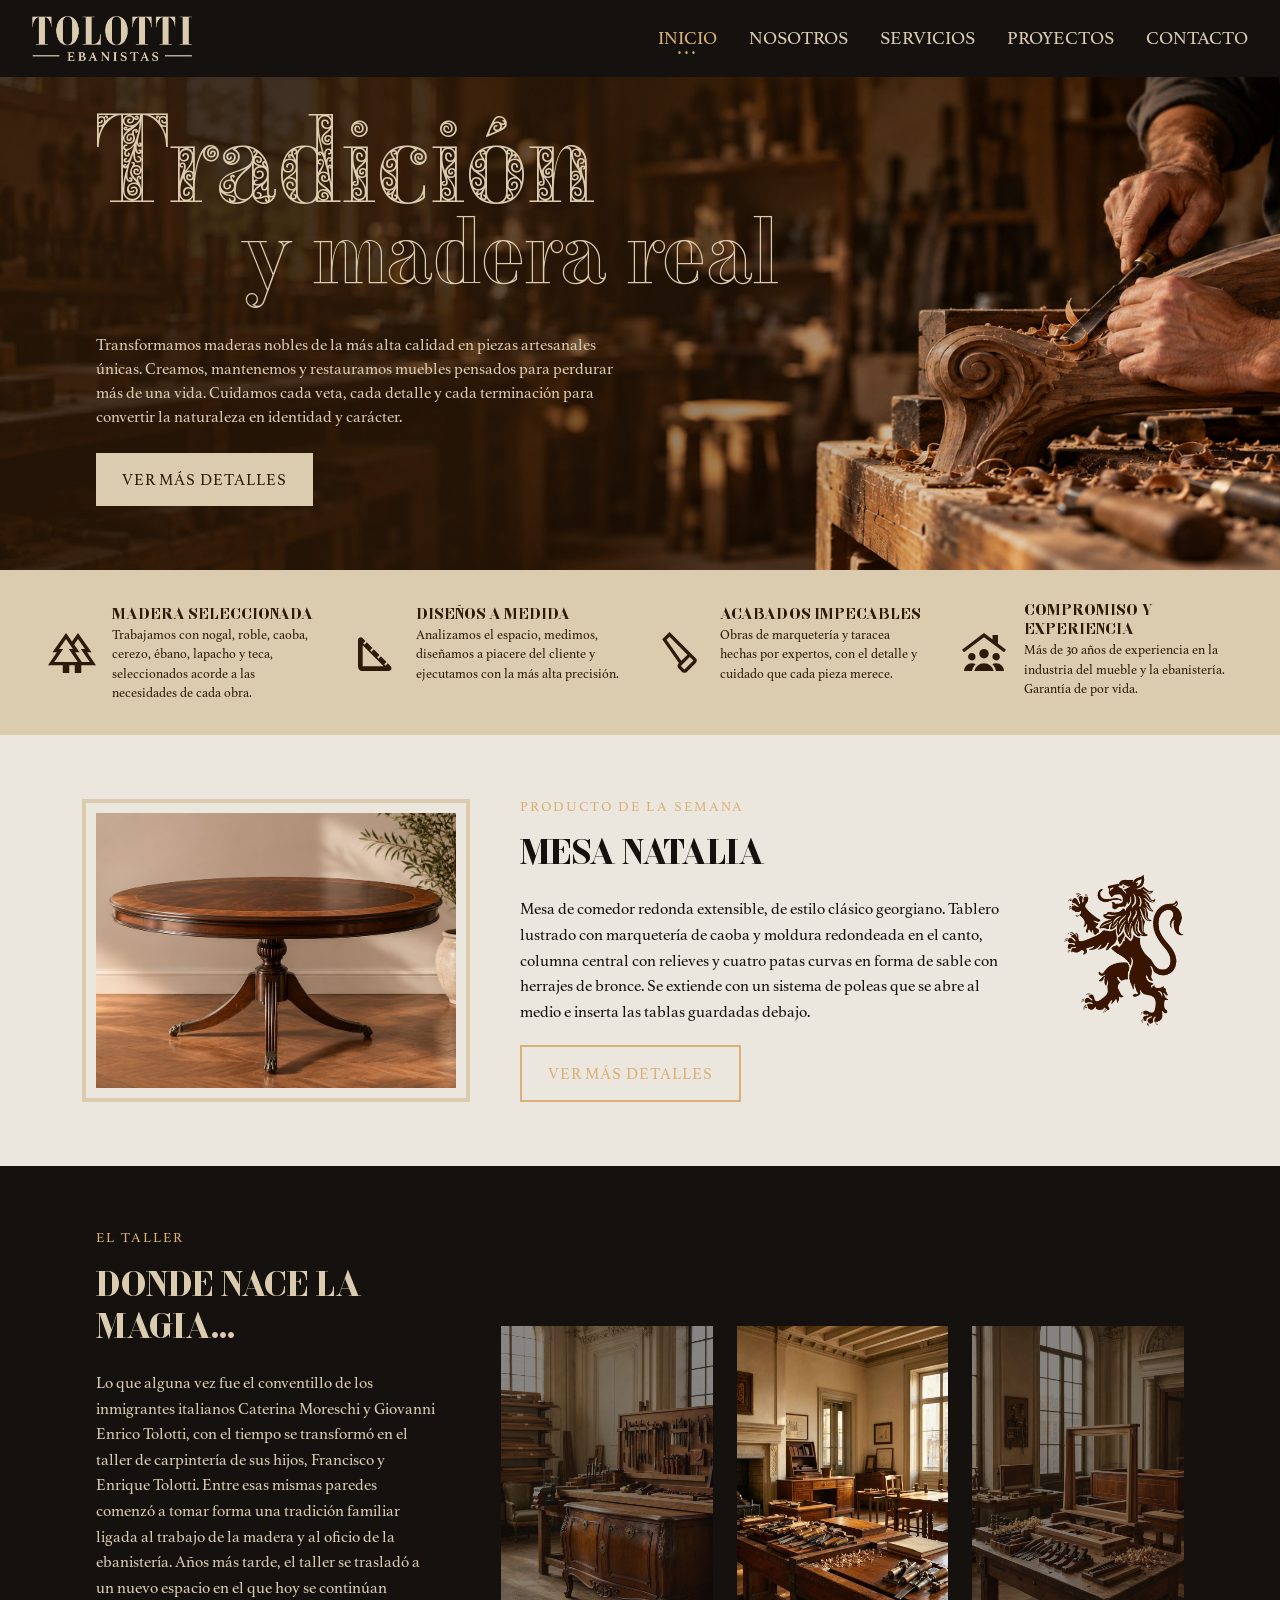
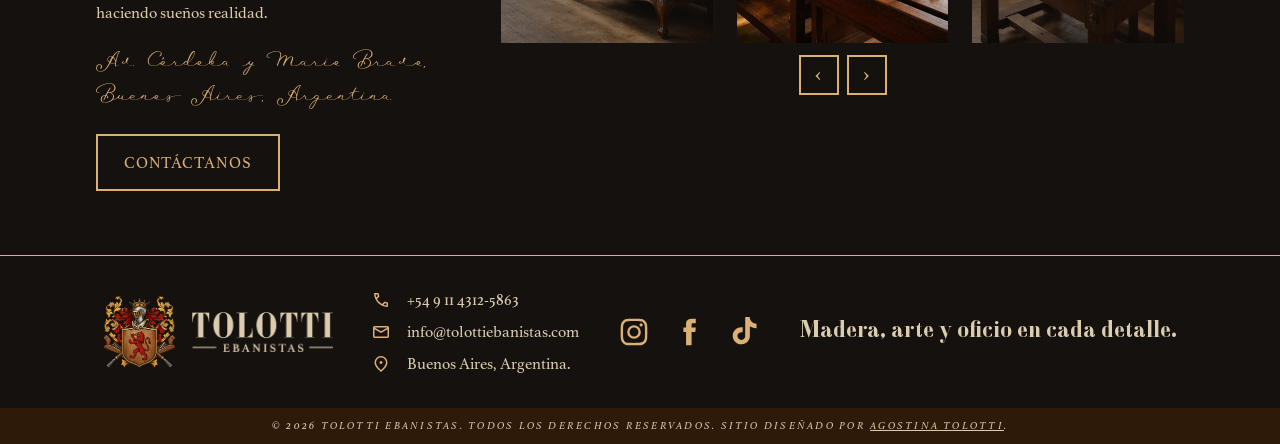
<file: index.html>
<!doctype html>
<html lang="es">
  <head>
    <meta charset="UTF-8" />
    <meta name="viewport" content="width=device-width, initial-scale=1.0" />
    <meta
      name="description"
      content="Tolotti Ebanistas: muebles de estilo clásico hechos de forma artesanal. Diseño a medida, restauración y un mueble nuevo cada semana. Buenos Aires."
    />
    <meta
      name="keywords"
      content="ebanistería, muebles de estilo clásico, muebles a medida, maderas nobles, carpintería artesanal, Buenos Aires"
    />
    <title>Tolotti Ebanistas ⎮ Inicio</title>
    <link
      href="https://cdn.jsdelivr.net/npm/bootstrap@5.3.8/dist/css/bootstrap.min.css"
      rel="stylesheet"
      integrity="sha384-sRIl4kxILFvY47J16cr9ZwB07vP4J8+LH7qKQnuqkuIAvNWLzeN8tE5YBujZqJLB"
      crossorigin="anonymous"
    />
    <link href="https://unpkg.com/aos@2.3.1/dist/aos.css" rel="stylesheet" />
    <link rel="stylesheet" href="./styles/styles.css" />
  </head>

  <body>
    <header class="header-general">
      <nav class="navbar navbar-expand-md" data-bs-theme="dark">
        <div class="container-fluid">
          <a class="navbar-brand" href="./index.html">
            <img
              class="header-logo"
              src="./assets/images/logo/logo-2-negativo.png"
              alt="Logo de la marca Tolotti Ebanistas"
            />
          </a>
          <button
            class="navbar-toggler"
            type="button"
            data-bs-toggle="collapse"
            data-bs-target="#menu-principal"
            aria-controls="menu-principal"
            aria-expanded="false"
            aria-label="Abrir menú"
          >
            <span class="navbar-toggler-icon"></span>
          </button>
          <div class="collapse navbar-collapse" id="menu-principal">
            <ul class="navbar-nav header-nav">
              <li class="nav-item">
                <a
                  class="nav-link active"
                  aria-current="page"
                  href="./index.html"
                  >Inicio</a
                >
              </li>
              <li class="nav-item">
                <a class="nav-link" href="./pages/nosotros.html">Nosotros</a>
              </li>
              <li class="nav-item">
                <a class="nav-link" href="./pages/servicios.html">Servicios</a>
              </li>
              <li class="nav-item">
                <a class="nav-link" href="./pages/proyectos.html">Proyectos</a>
              </li>
              <li class="nav-item">
                <a class="nav-link" href="./pages/contacto.html">Contacto</a>
              </li>
            </ul>
          </div>
        </div>
      </nav>
    </header>

    <main class="main-general">
      <section class="section-contenedor section-presentacion-contenedor">
        <div class="section-presentacion-contenido">
          <h1>Tradición<span class="titulo-outline">y madera real</span></h1>
          <p class="section-presentacion-descripcion">
            Transformamos maderas nobles de la más alta calidad en piezas
            artesanales únicas. Creamos, mantenemos y restauramos muebles
            pensados para perdurar más de una vida. Cuidamos cada veta, cada
            detalle y cada terminación para convertir la naturaleza en identidad
            y carácter.
          </p>
          <a href="./pages/nosotros.html" class="boton">Ver más detalles</a>
        </div>
      </section>

      <section class="section-contenedor section-caracteristicas-contenedor">
        <div class="section-caracteristicas-contenido" data-aos="fade-up">
          <svg xmlns="http://www.w3.org/2000/svg" viewBox="0 -960 960 960">
            <path
              d="M295.33-80v-152.67H0l177.33-262.66h-88L360-880l120 170.67L600-880l270.67 384.67h-87.34L960-232.67H665.33V-80h-130v-152.67h-110V-80h-130Zm381-219.33h158.34L657-562h81.67L600-759.33 523-649l107.67 153.67h-87.34l133 196Zm-550.33 0h468.67L417-562h81.67L360-759.33 221.33-562h82.34L126-299.33Zm0 0h177.67-82.34 277.34H417h177.67H126Zm550.33 0h-133 87.34H523h215.67H657h177.67-158.34Zm-141 66.66h130-130Zm185.67 0Z"
            />
          </svg>
          <div class="section-caracteristica">
            <h2>Madera seleccionada</h2>
            <p class="section-caracteristica-descripcion">
              Trabajamos con nogal, roble, caoba, cerezo, ébano, lapacho y teca,
              seleccionados acorde a las necesidades de cada obra.
            </p>
          </div>
        </div>

        <div
          class="section-caracteristicas-contenido"
          data-aos="fade-up"
          data-aos-delay="100"
        >
          <svg xmlns="http://www.w3.org/2000/svg" viewBox="0 -960 960 960">
            <path
              d="M202.67-120q-34.34 0-58.5-24.17Q120-168.33 120-202.67v-542q0-34.33 32-47.5 32-13.16 56.67 11.5l60 60-46 46L250-647.33l46-46 112.67 112.66-46 46L390-507.33l46-46L549.33-440l-46 46 27.34 27.33 46-46L689.33-300l-46 46 27.34 27.33 46-46L773.33-216q26.67 26.67 12.84 61.33Q772.33-120 736-120H202.67Zm10.66-93.33h419.34L213.33-632.67v419.34Z"
            />
          </svg>
          <div class="section-caracteristica">
            <h2>Diseños a medida</h2>
            <p class="section-caracteristica-descripcion">
              Analizamos el espacio, medimos, diseñamos a piacere del cliente y
              ejecutamos con la más alta precisión.
            </p>
          </div>
        </div>

        <div
          class="section-caracteristicas-contenido"
          data-aos="fade-up"
          data-aos-delay="200"
        >
          <svg xmlns="http://www.w3.org/2000/svg" viewBox="0 -960 960 960">
            <path
              d="M616.33-102q-9 9-21.16 14-12.17 5-25.5 5-13.34 0-26-5Q531-93 522-102l-71.33-70.67q-9-9-13.84-20.16Q432-204 431-216q-1-12 2.83-23.33 3.84-11.34 11.5-22L458-278 123.33-752.67 270.67-900l525 524.33q9.66 9.67 14.66 21.84 5 12.16 5 24.83 0 12.67-5 25.33-5 12.67-14.66 22.34L616.33-102Zm-110-223L628-447 270.67-805.67 210-745l296.33 420ZM569-149l179.67-179.67L676-401 496.67-221 569-149Zm-62.67-176L628-447 506.33-325Z"
            />
          </svg>
          <div class="section-caracteristica">
            <h2>Acabados impecables</h2>
            <p class="section-caracteristica-descripcion">
              Obras de marquetería y taracea hechas por expertos, con el detalle
              y cuidado que cada pieza merece.
            </p>
          </div>
        </div>

        <div
          class="section-caracteristicas-contenido"
          data-aos="fade-up"
          data-aos-delay="300"
        >
          <svg xmlns="http://www.w3.org/2000/svg" viewBox="0 -960 960 960">
            <path
              d="M236-330.67q-30.53 0-52.26-21.97Q162-374.62 162-405.48q0-30.85 21.74-52.69Q205.47-480 236-480q31.07 0 53.2 21.97 22.13 21.98 22.13 52.84 0 30.86-22.13 52.69T236-330.67Zm487.33 0q-31.07 0-53.2-21.97Q648-374.62 648-405.48q0-30.85 22.13-52.69Q692.26-480 723.33-480q30.53 0 52.27 21.97 21.73 21.98 21.73 52.84 0 30.86-21.73 52.69-21.74 21.83-52.27 21.83ZM480-372q-39.33 0-67-27.67-27.67-27.66-27.67-67 0-39.33 27.67-67 27.67-27.66 67-27.66t67 27.66q27.67 27.67 27.67 67 0 39.34-27.67 67Q519.33-372 480-372ZM286.67-120.67q14-67 67.7-111.83T480-277.33q71.93 0 125.63 44.83 53.7 44.83 67.7 111.83H286.67Zm-206.67 0q0-65.33 45.82-111 45.83-45.66 110.18-45.66 21 0 40.33 5 19.34 5 36 15-28 26.95-46.66 61.81Q247-160.67 240-120.67H80Zm640 0q-7-40-25.67-74.85-18.66-34.86-46.66-61.81 16.66-9.34 35.66-14.67 19-5.33 40-5.33 64.63 0 110.65 45.66Q880-186 880-120.67H720ZM80-493.33 40-546l440-334 171.33 130v-91.33h108v173.6L920-546l-40 52.67-400-302.34L80-493.33Z"
            />
          </svg>
          <div class="section-caracteristica">
            <h2>Compromiso y experiencia</h2>
            <p class="section-caracteristica-descripcion">
              Más de 30 años de experiencia en la industria del mueble y la
              ebanistería. Garantía de por vida.
            </p>
          </div>
        </div>
      </section>
      <section class="section-contenedor section-producto-semanal-contenedor">
        <div class="producto-semanal-grilla" data-aos="zoom-in">
          <img
            class="producto-semanal-imagen"
            src="./assets/images/muebles/mueble-00041.jpg"
            alt="Mesa de comedor redonda de caoba con pedestal central, tablero con marquetería y patas curvas con herrajes de bronce."
          />
          <div class="section-contenido producto-semanal-texto">
            <h3 class="cuerpo-destacado">Producto de la semana</h3>
            <h4>Mesa Natalia</h4>
            <p>
              Mesa de comedor redonda extensible, de estilo clásico georgiano.
              Tablero lustrado con marquetería de caoba y moldura redondeada en
              el canto, columna central con relieves y cuatro patas curvas en
              forma de sable con herrajes de bronce. Se extiende con un sistema
              de poleas que se abre al medio e inserta las tablas guardadas
              debajo.
            </p>
            <a
              href="./pages/producto-27-09-2026.html"
              class="boton boton-secundario"
              >Ver más detalles</a
            >
          </div>
          <img
            class="producto-semanal-deco"
            src="./assets/images/decorative/deco-1.png"
            alt="Imagen decorativa de un león heráldico."
          />
        </div>
      </section>

      <section class="section-contenedor section-taller-contenedor">
        <div class="taller-grilla" data-aos="fade-up">
          <div class="section-contenido section-taller-contenido">
            <h3 class="cuerpo-destacado">El taller</h3>
            <h4>Donde nace la magia...</h4>
            <p>
              Lo que alguna vez fue el conventillo de los inmigrantes italianos
              Caterina Moreschi y Giovanni Enrico Tolotti, con el tiempo se
              transformó en el taller de carpintería de sus hijos, Francisco y
              Enrique Tolotti. Entre esas mismas paredes comenzó a tomar forma
              una tradición familiar ligada al trabajo de la madera y al oficio
              de la ebanistería. Años más tarde, el taller se trasladó a un
              nuevo espacio en el que hoy se continúan haciendo sueños realidad.
            </p>
            <span class="taller-direccion"
              >Av. Córdoba y Mario Bravo,
              <span class="taller-ciudad">Buenos Aires, Argentina.</span></span
            >

            <a href="./pages/contacto.html" class="boton boton-secundario"
              >Contáctanos</a
            >
          </div>

          <div id="carrusel-taller" class="carousel slide taller-galeria">
            <div class="carousel-inner">
              <div class="carousel-item active">
                <div class="taller-fila">
                  <img
                    class="taller-imagen"
                    src="./assets/images/taller/taller-1.jpg"
                    alt="Imagen del taller con herramientas varias."
                  />
                  <img
                    class="taller-imagen d-none d-md-block"
                    src="./assets/images/taller/taller-2.jpg"
                    alt="Imagen del taller con herramientas y mesas de trabajo."
                  />
                  <img
                    class="taller-imagen d-none d-md-block"
                    src="./assets/images/taller/taller-3.jpg"
                    alt="Imagen del taller con piezas en proceso."
                  />
                </div>
              </div>
              <div class="carousel-item">
                <div class="taller-fila">
                  <img
                    class="taller-imagen"
                    src="./assets/images/taller/taller-2.jpg"
                    alt="Imagen del taller con herramientas y mesas de trabajo."
                  />
                  <img
                    class="taller-imagen d-none d-md-block"
                    src="./assets/images/taller/taller-3.jpg"
                    alt="Imagen del taller con piezas en proceso."
                  />
                  <img
                    class="taller-imagen d-none d-md-block"
                    src="./assets/images/taller/taller-4.jpg"
                    alt="Imagen del taller con virutas de madera en él."
                  />
                </div>
              </div>
              <div class="carousel-item">
                <div class="taller-fila">
                  <img
                    class="taller-imagen"
                    src="./assets/images/taller/taller-3.jpg"
                    alt="Imagen del taller con piezas en proceso."
                  />
                  <img
                    class="taller-imagen d-none d-md-block"
                    src="./assets/images/taller/taller-4.jpg"
                    alt="Imagen del taller con virutas de madera en él."
                  />
                  <img
                    class="taller-imagen d-none d-md-block"
                    src="./assets/images/taller/taller-5.jpg"
                    alt="Imagen del taller con metros, tablas de madera y muebles terminados al fondo."
                  />
                </div>
              </div>
              <div class="carousel-item">
                <div class="taller-fila">
                  <img
                    class="taller-imagen"
                    src="./assets/images/taller/taller-4.jpg"
                    alt="Imagen del taller con virutas de madera en él."
                  />
                  <img
                    class="taller-imagen d-none d-md-block"
                    src="./assets/images/taller/taller-5.jpg"
                    alt="Imagen del taller con metros, tablas de madera y muebles terminados al fondo."
                  />
                  <img
                    class="taller-imagen d-none d-md-block"
                    src="./assets/images/taller/taller-6.jpg"
                    alt="Imagen del taller con herramientas y virutas sobre el escritorio que tiene un cajón abierto."
                  />
                </div>
              </div>
              <div class="carousel-item">
                <div class="taller-fila">
                  <img
                    class="taller-imagen"
                    src="./assets/images/taller/taller-5.jpg"
                    alt="Imagen del taller con metros, tablas de madera y muebles terminados al fondo."
                  />
                  <img
                    class="taller-imagen d-none d-md-block"
                    src="./assets/images/taller/taller-6.jpg"
                    alt="Imagen del taller con herramientas y virutas sobre el escritorio que tiene un cajón abierto."
                  />
                  <img
                    class="taller-imagen d-none d-md-block"
                    src="./assets/images/taller/taller-1.jpg"
                    alt="Imagen del taller con herramientas varias."
                  />
                </div>
              </div>
              <div class="carousel-item">
                <div class="taller-fila">
                  <img
                    class="taller-imagen"
                    src="./assets/images/taller/taller-6.jpg"
                    alt="Imagen del taller con herramientas y virutas sobre el escritorio que tiene un cajón abierto."
                  />
                  <img
                    class="taller-imagen d-none d-md-block"
                    src="./assets/images/taller/taller-1.jpg"
                    alt="Imagen del taller con herramientas varias."
                  />
                  <img
                    class="taller-imagen d-none d-md-block"
                    src="./assets/images/taller/taller-2.jpg"
                    alt="Imagen del taller con herramientas y mesas de trabajo."
                  />
                </div>
              </div>
            </div>
            <div class="carrusel-controles">
              <button
                type="button"
                data-bs-target="#carrusel-taller"
                data-bs-slide="prev"
                aria-label="Anterior"
              >
                ‹
              </button>
              <button
                type="button"
                data-bs-target="#carrusel-taller"
                data-bs-slide="next"
                aria-label="Siguiente"
              >
                ›
              </button>
            </div>
          </div>
        </div>
      </section>
    </main>

    <footer>
      <div class="footer-top">
        <div class="footer-logos">
          <img
            class="footer-isotipo"
            src="./assets/images/logo/logo-3.png"
            alt="Logo ilustrado de la marca Tolotti Ebanistas"
          />
          <img
            class="footer-imagotipo"
            src="./assets/images/logo/logo-2-negativo.png"
            alt="Logo ilustrado de la marca Tolotti Ebanistas"
          />
        </div>

        <div class="footer-contenedor">
          <div class="footer-info">
            <svg
              xmlns="http://www.w3.org/2000/svg"
              height="20px"
              viewBox="0 -960 960 960"
              width="20px"
              fill="#dab075"
            >
              <path
                d="M763-145q-121-9-229.5-59.5T339-341q-86-86-135.5-194T144-764q-2-21 12.29-36.5Q170.57-816 192-816h136q17 0 29.5 10.5T374-779l24 106q2 13-1.5 25T385-628l-97 98q20 38 46 73t57.97 65.98Q422-361 456-335.5q34 25.5 72 45.5l99-96q8-8 20-11.5t25-1.5l107 23q17 5 27 17.5t10 29.5v136q0 21.43-16 35.71Q784-143 763-145ZM255-600l70-70-17.16-74H218q5 38 14 73.5t23 70.5Zm344 344q35.1 14.24 71.55 22.62Q707-225 744-220v-90l-75-16-70 70ZM255-600Zm344 344Z"
              />
            </svg>
            <p>+54 9 11 4312-5863</p>
          </div>

          <div class="footer-info">
            <svg
              xmlns="http://www.w3.org/2000/svg"
              height="20px"
              viewBox="0 -960 960 960"
              width="20px"
              fill="#dab075"
            >
              <path
                d="M168-192q-29.7 0-50.85-21.16Q96-234.32 96-264.04v-432.24Q96-726 117.15-747T168-768h624q29.7 0 50.85 21.16Q864-725.68 864-695.96v432.24Q864-234 842.85-213T792-192H168Zm312-240L168-611v347h624v-347L480-432Zm0-85 312-179H168l312 179Zm-312-94v-85 432-347Z"
              />
            </svg>
            <p>info@tolottiebanistas.com</p>
          </div>

          <div class="footer-info">
            <svg
              xmlns="http://www.w3.org/2000/svg"
              height="20px"
              viewBox="0 -960 960 960"
              width="20px"
              fill="#dab075"
            >
              <path
                d="M531-501q21-21 21-51t-21-51q-21-21-51-21t-51 21q-21 21-21 51t21 51q21 21 51 21t51-21Zm-51 310q119-107 179.5-197T720-549q0-105-68.5-174T480-792q-103 0-171.5 69T240-549q0 71 60.5 161T480-191Zm0 95Q323-227 245.5-339.5T168-549q0-134 89-224.5T480-864q133 0 222.5 90.5T792-549q0 97-77 209T480-96Zm0-456Z"
              />
            </svg>
            <p>Buenos Aires, Argentina.</p>
          </div>
        </div>

        <div class="footer-redes">
          <a
            href="https://github.com/agostinatolotti"
            target="_blank"
            aria-label="Instagram ficticio: ver el GitHub de Agostina Tolotti"
          >
            <svg viewBox="0 0 24 24" xmlns="http://www.w3.org/2000/svg">
              <path
                d="M17.34,5.46h0a1.2,1.2,0,1,0,1.2,1.2A1.2,1.2,0,0,0,17.34,5.46Zm4.6,2.42a7.59,7.59,0,0,0-.46-2.43,4.94,4.94,0,0,0-1.16-1.77,4.7,4.7,0,0,0-1.77-1.15,7.3,7.3,0,0,0-2.43-.47C15.06,2,14.72,2,12,2s-3.06,0-4.12.06a7.3,7.3,0,0,0-2.43.47A4.78,4.78,0,0,0,3.68,3.68,4.7,4.7,0,0,0,2.53,5.45a7.3,7.3,0,0,0-.47,2.43C2,8.94,2,9.28,2,12s0,3.06.06,4.12a7.3,7.3,0,0,0,.47,2.43,4.7,4.7,0,0,0,1.15,1.77,4.78,4.78,0,0,0,1.77,1.15,7.3,7.3,0,0,0,2.43.47C8.94,22,9.28,22,12,22s3.06,0,4.12-.06a7.3,7.3,0,0,0,2.43-.47,4.7,4.7,0,0,0,1.77-1.15,4.85,4.85,0,0,0,1.16-1.77,7.59,7.59,0,0,0,.46-2.43c0-1.06.06-1.4.06-4.12S22,8.94,21.94,7.88ZM20.14,16a5.61,5.61,0,0,1-.34,1.86,3.06,3.06,0,0,1-.75,1.15,3.19,3.19,0,0,1-1.15.75,5.61,5.61,0,0,1-1.86.34c-1,.05-1.37.06-4,.06s-3,0-4-.06A5.73,5.73,0,0,1,6.1,19.8,3.27,3.27,0,0,1,5,19.05a3,3,0,0,1-.74-1.15A5.54,5.54,0,0,1,3.86,16c0-1-.06-1.37-.06-4s0-3,.06-4A5.54,5.54,0,0,1,4.21,6.1,3,3,0,0,1,5,5,3.14,3.14,0,0,1,6.1,4.2,5.73,5.73,0,0,1,8,3.86c1,0,1.37-.06,4-.06s3,0,4,.06a5.61,5.61,0,0,1,1.86.34A3.06,3.06,0,0,1,19.05,5,3.06,3.06,0,0,1,19.8,6.1,5.61,5.61,0,0,1,20.14,8c.05,1,.06,1.37.06,4S20.19,15,20.14,16ZM12,6.87A5.13,5.13,0,1,0,17.14,12,5.12,5.12,0,0,0,12,6.87Zm0,8.46A3.33,3.33,0,1,1,15.33,12,3.33,3.33,0,0,1,12,15.33Z"
              />
            </svg>
          </a>
          <a
            href="https://github.com/agostinatolotti"
            target="_blank"
            aria-label="Facebook ficticio: ver el GitHub de Agostina Tolotti"
          >
            <svg
              viewBox="-7 -2 24 24"
              xmlns="http://www.w3.org/2000/svg"
              preserveAspectRatio="xMinYMin"
            >
              <path
                d="M2.046 3.865v2.748H.032v3.36h2.014v9.986H6.18V9.974h2.775s.26-1.611.386-3.373H6.197V4.303c0-.343.45-.805.896-.805h2.254V0H6.283c-4.34 0-4.237 3.363-4.237 3.865z"
              />
            </svg>
          </a>
          <a
            href="https://github.com/agostinatolotti"
            target="_blank"
            aria-label="TikTok ficticio: ver el GitHub de Agostina Tolotti"
          >
            <svg
              viewBox="0 0 35 35"
              version="1.1"
              xmlns="http://www.w3.org/2000/svg"
            >
              <path
                d="M16.656 1.029c1.637-0.025 3.262-0.012 4.886-0.025 0.054 2.031 0.878 3.859 2.189 5.213l-0.002-0.002c1.411 1.271 3.247 2.095 5.271 2.235l0.028 0.002v5.036c-1.912-0.048-3.71-0.489-5.331-1.247l0.082 0.034c-0.784-0.377-1.447-0.764-2.077-1.196l0.052 0.034c-0.012 3.649 0.012 7.298-0.025 10.934-0.103 1.853-0.719 3.543-1.707 4.954l0.020-0.031c-1.652 2.366-4.328 3.919-7.371 4.011l-0.014 0c-0.123 0.006-0.268 0.009-0.414 0.009-1.73 0-3.347-0.482-4.725-1.319l0.040 0.023c-2.508-1.509-4.238-4.091-4.558-7.094l-0.004-0.041c-0.025-0.625-0.037-1.25-0.012-1.862 0.49-4.779 4.494-8.476 9.361-8.476 0.547 0 1.083 0.047 1.604 0.136l-0.056-0.008c0.025 1.849-0.050 3.699-0.050 5.548-0.423-0.153-0.911-0.242-1.42-0.242-1.868 0-3.457 1.194-4.045 2.861l-0.009 0.030c-0.133 0.427-0.21 0.918-0.21 1.426 0 0.206 0.013 0.41 0.037 0.61l-0.002-0.024c0.332 2.046 2.086 3.59 4.201 3.59 0.061 0 0.121-0.001 0.181-0.004l-0.009 0c1.463-0.044 2.733-0.831 3.451-1.994l0.010-0.018c0.267-0.372 0.45-0.822 0.511-1.311l0.001-0.014c0.125-2.237 0.075-4.461 0.087-6.698 0.012-5.036-0.012-10.060 0.025-15.083z"
              ></path>
            </svg>
          </a>
        </div>

        <div class="footer-eslogan">
          <p>Madera, arte y oficio en cada detalle.</p>
        </div>
      </div>
      <div class="footer-bottom">
        <p>
          © 2026 Tolotti Ebanistas. Todos los derechos reservados. Sitio
          diseñado por
          <a href="https://github.com/agostinatolotti" target="_blank"
            >Agostina Tolotti</a
          >.
        </p>
      </div>
    </footer>
    <script
      src="https://cdn.jsdelivr.net/npm/bootstrap@5.3.8/dist/js/bootstrap.bundle.min.js"
      integrity="sha384-FKyoEForCGlyvwx9Hj09JcYn3nv7wiPVlz7YYwJrWVcXK/BmnVDxM+D2scQbITxI"
      crossorigin="anonymous"
    ></script>
    <script src="https://unpkg.com/aos@2.3.1/dist/aos.js"></script>
    <script>
      // Con offset la animación arranca cuando el elemento asoma 50px (por defecto son 120px),
      // y con startEvent: 'load' AOS calcula las posiciones recién cuando cargaron todas las imágenes;
      // si no, algunas cosas se animaban antes de llegar a verlas, en especial en el formato tablet.
      AOS.init({
        duration: 400,
        easing: "ease-out",
        once: true,
        offset: 50,
        startEvent: "load",
      });
    </script>
  </body>
</html>
</file>
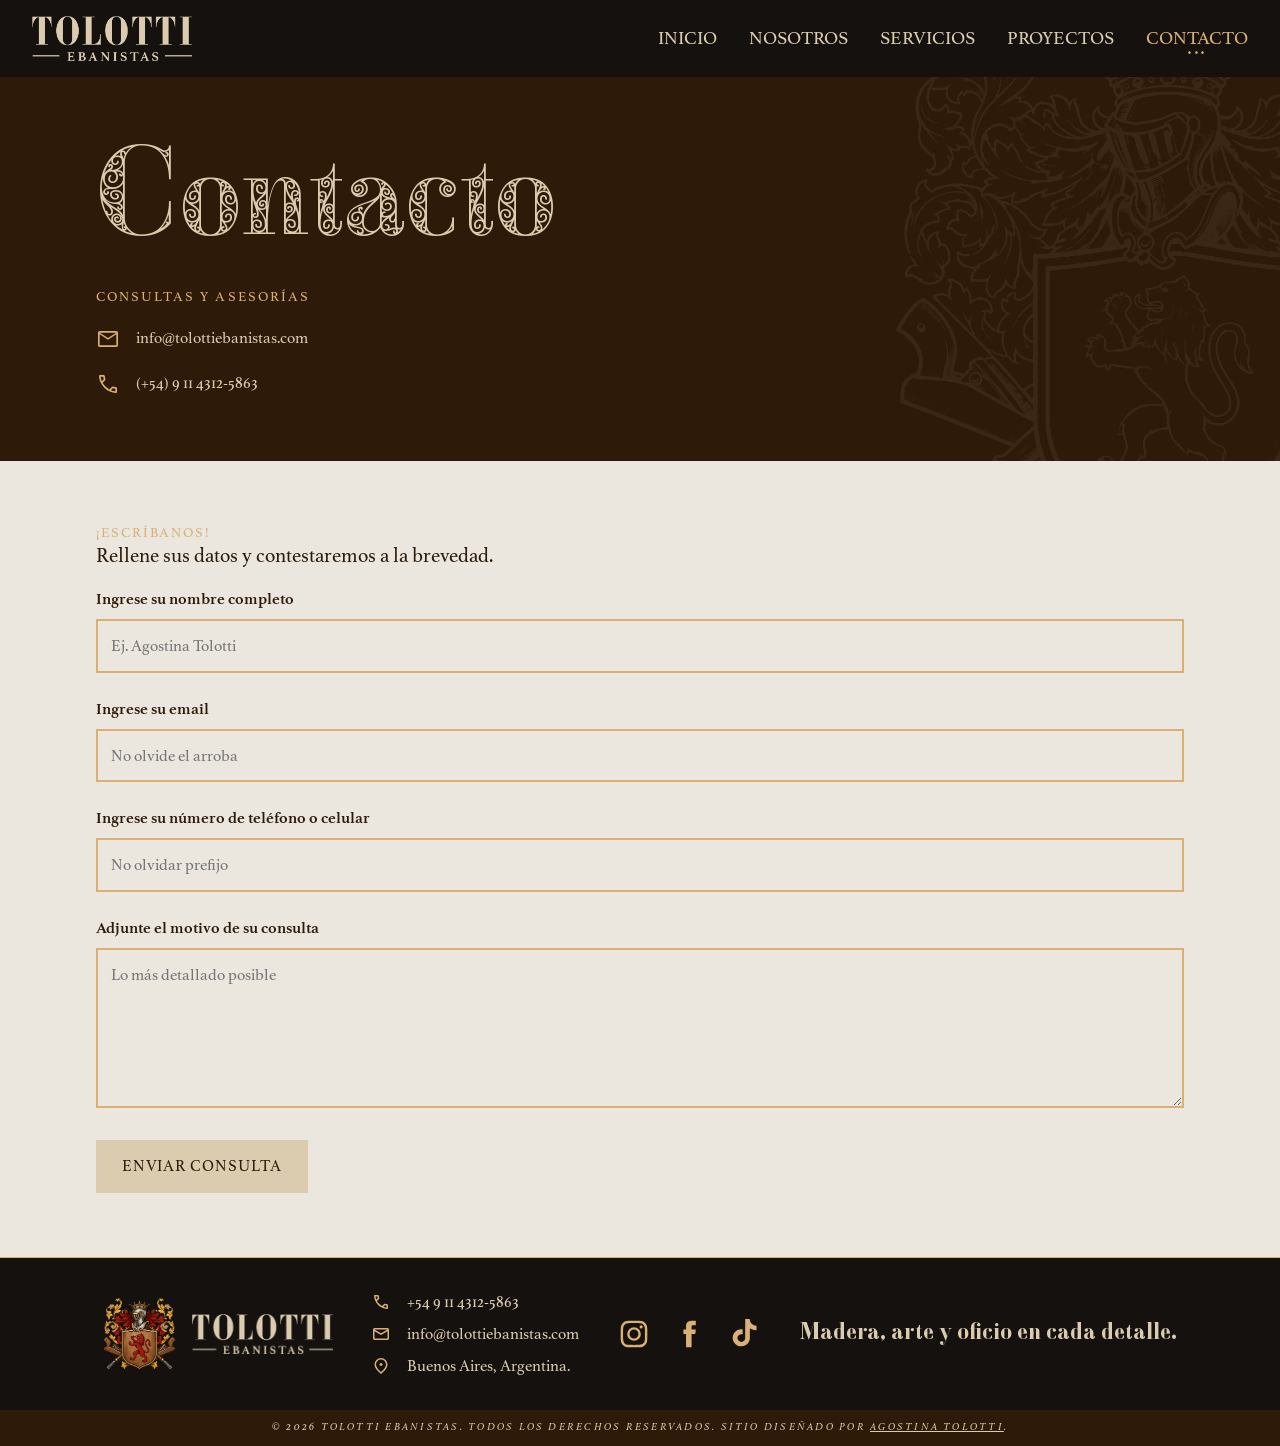
<file: pages/contacto.html>
<!doctype html>
<html lang="es">
  <head>
    <meta charset="UTF-8" />
    <meta name="viewport" content="width=device-width, initial-scale=1.0" />
    <meta
      name="description"
      content="Contactá a Tolotti Ebanistas para consultas y asesorías sobre tu mueble a medida. Escribinos por el formulario, por email o por teléfono."
    />
    <meta
      name="keywords"
      content="contacto, consultas, asesoría, presupuesto de muebles, muebles a medida, Tolotti Ebanistas"
    />
    <title>Tolotti Ebanistas ⎮ Contacto</title>
    <link
      href="https://cdn.jsdelivr.net/npm/bootstrap@5.3.8/dist/css/bootstrap.min.css"
      rel="stylesheet"
      integrity="sha384-sRIl4kxILFvY47J16cr9ZwB07vP4J8+LH7qKQnuqkuIAvNWLzeN8tE5YBujZqJLB"
      crossorigin="anonymous"
    />
    <link
      rel="stylesheet"
      href="https://cdnjs.cloudflare.com/ajax/libs/animate.css/4.1.1/animate.min.css"
    />
    <link href="https://unpkg.com/aos@2.3.1/dist/aos.css" rel="stylesheet" />
    <link rel="stylesheet" href="../styles/styles.css" />
  </head>

  <body>
    <header class="header-general">
      <nav class="navbar navbar-expand-md" data-bs-theme="dark">
        <div class="container-fluid">
          <a class="navbar-brand" href="../index.html">
            <img
              class="header-logo"
              src="../assets/images/logo/logo-2-negativo.png"
              alt="Logo de la marca Tolotti Ebanistas"
            />
          </a>
          <button
            class="navbar-toggler"
            type="button"
            data-bs-toggle="collapse"
            data-bs-target="#menu-principal"
            aria-controls="menu-principal"
            aria-expanded="false"
            aria-label="Abrir menú"
          >
            <span class="navbar-toggler-icon"></span>
          </button>
          <div class="collapse navbar-collapse" id="menu-principal">
            <ul class="navbar-nav header-nav">
              <li class="nav-item">
                <a class="nav-link" href="../index.html">Inicio</a>
              </li>
              <li class="nav-item">
                <a class="nav-link" href="./nosotros.html">Nosotros</a>
              </li>
              <li class="nav-item">
                <a class="nav-link" href="./servicios.html">Servicios</a>
              </li>
              <li class="nav-item">
                <a class="nav-link" href="./proyectos.html">Proyectos</a>
              </li>
              <li class="nav-item">
                <a
                  class="nav-link active"
                  aria-current="page"
                  href="./contacto.html"
                  >Contacto</a
                >
              </li>
            </ul>
          </div>
        </div>
      </nav>
    </header>

    <main>
      <article class="section-contenedor section-contenido contacto-info">
        <h1 class="animate__animated animate__fadeInDown animate__faster">
          Contacto
        </h1>
        <h2 class="cuerpo-destacado">Consultas y asesorías</h2>
        <div class="contacto-dato" data-aos="fade-up" data-aos-delay="100">
          <svg
            xmlns="http://www.w3.org/2000/svg"
            height="40px"
            viewBox="0 -960 960 960"
            width="40px"
            fill="#dab075"
          >
            <path
              d="M146.67-160q-27 0-46.84-19.83Q80-199.67 80-226.67v-506.66q0-27 19.83-46.84Q119.67-800 146.67-800h666.66q27 0 46.84 19.83Q880-760.33 880-733.33v506.66q0 27-19.83 46.84Q840.33-160 813.33-160H146.67ZM480-454.67 146.67-670v443.33h666.66V-670L480-454.67Zm0-66.66 330.67-212H150l330 212ZM146.67-670v-63.33V-226.67-670Z"
            />
          </svg>
          <p>info@tolottiebanistas.com</p>
        </div>
        <div class="contacto-dato" data-aos="fade-up" data-aos-delay="200">
          <svg
            xmlns="http://www.w3.org/2000/svg"
            height="40px"
            viewBox="0 -960 960 960"
            width="40px"
            fill="#dab075"
          >
            <path
              d="M796-120q-119 0-240-55.5T333-333Q231-435 175.5-556T120-796q0-18.86 12.57-31.43T164-840h147.33q14 0 24.34 9.83Q346-820.33 349.33-806l26.62 130.43q2.05 14.9-.62 26.24-2.66 11.33-10.82 19.48L265.67-530q24 41.67 52.5 78.5T381-381.33q35 35.66 73.67 65.5Q493.33-286 536-262.67l94.67-96.66q9.66-10.34 23.26-14.5 13.61-4.17 26.74-2.17L806-349.33q14.67 4 24.33 15.53Q840-322.27 840-308v144q0 18.86-12.57 31.43T796-120ZM233-592l76-76.67-21-104.66H187q3 41.66 13.67 86Q211.33-643 233-592Zm365.33 361.33q40.34 18.34 85.84 29.67 45.5 11.33 89.16 13.67V-288l-100-20.33-75 77.66ZM233-592Zm365.33 361.33Z"
            />
          </svg>
          <p>(+54) 9 11 4312-5863</p>
        </div>
      </article>

      <article class="section-contenedor contacto-formulario-contenedor">
        <h2 class="cuerpo-destacado" data-aos="fade-up">¡Escríbanos!</h2>
        <p data-aos="fade-up">
          Rellene sus datos y contestaremos a la brevedad.
        </p>
        <form class="formulario" data-aos="fade-up">
          <label for="nombre-cliente">Ingrese su nombre completo</label>
          <input
            type="text"
            id="nombre-cliente"
            name="nombre-cliente"
            placeholder="Ej. Agostina Tolotti"
            required
          />

          <label for="email-cliente">Ingrese su email</label>
          <input
            type="email"
            id="email-cliente"
            name="email-cliente"
            placeholder="No olvide el arroba"
            required
          />

          <label for="telefono-cliente"
            >Ingrese su número de teléfono o celular</label
          >
          <input
            type="tel"
            id="telefono-cliente"
            name="telefono-cliente"
            placeholder="No olvidar prefijo"
            required
          />

          <label for="consulta-cliente">Adjunte el motivo de su consulta</label>
          <textarea
            id="consulta-cliente"
            name="consulta-cliente"
            placeholder="Lo más detallado posible"
            minlength="20"
            required
          ></textarea>
          <button type="submit">Enviar consulta</button>
        </form>
      </article>
    </main>

    <footer>
      <div class="footer-top">
        <div class="footer-logos">
          <img
            class="footer-isotipo"
            src="../assets/images/logo/logo-3.png"
            alt="Logo ilustrado de la marca Tolotti Ebanistas"
          />
          <img
            class="footer-imagotipo"
            src="../assets/images/logo/logo-2-negativo.png"
            alt="Logo ilustrado de la marca Tolotti Ebanistas"
          />
        </div>

        <div class="footer-contenedor">
          <div class="footer-info">
            <svg
              xmlns="http://www.w3.org/2000/svg"
              height="20px"
              viewBox="0 -960 960 960"
              width="20px"
              fill="#dab075"
            >
              <path
                d="M763-145q-121-9-229.5-59.5T339-341q-86-86-135.5-194T144-764q-2-21 12.29-36.5Q170.57-816 192-816h136q17 0 29.5 10.5T374-779l24 106q2 13-1.5 25T385-628l-97 98q20 38 46 73t57.97 65.98Q422-361 456-335.5q34 25.5 72 45.5l99-96q8-8 20-11.5t25-1.5l107 23q17 5 27 17.5t10 29.5v136q0 21.43-16 35.71Q784-143 763-145ZM255-600l70-70-17.16-74H218q5 38 14 73.5t23 70.5Zm344 344q35.1 14.24 71.55 22.62Q707-225 744-220v-90l-75-16-70 70ZM255-600Zm344 344Z"
              />
            </svg>
            <p>+54 9 11 4312-5863</p>
          </div>

          <div class="footer-info">
            <svg
              xmlns="http://www.w3.org/2000/svg"
              height="20px"
              viewBox="0 -960 960 960"
              width="20px"
              fill="#dab075"
            >
              <path
                d="M168-192q-29.7 0-50.85-21.16Q96-234.32 96-264.04v-432.24Q96-726 117.15-747T168-768h624q29.7 0 50.85 21.16Q864-725.68 864-695.96v432.24Q864-234 842.85-213T792-192H168Zm312-240L168-611v347h624v-347L480-432Zm0-85 312-179H168l312 179Zm-312-94v-85 432-347Z"
              />
            </svg>
            <p>info@tolottiebanistas.com</p>
          </div>

          <div class="footer-info">
            <svg
              xmlns="http://www.w3.org/2000/svg"
              height="20px"
              viewBox="0 -960 960 960"
              width="20px"
              fill="#dab075"
            >
              <path
                d="M531-501q21-21 21-51t-21-51q-21-21-51-21t-51 21q-21 21-21 51t21 51q21 21 51 21t51-21Zm-51 310q119-107 179.5-197T720-549q0-105-68.5-174T480-792q-103 0-171.5 69T240-549q0 71 60.5 161T480-191Zm0 95Q323-227 245.5-339.5T168-549q0-134 89-224.5T480-864q133 0 222.5 90.5T792-549q0 97-77 209T480-96Zm0-456Z"
              />
            </svg>
            <p>Buenos Aires, Argentina.</p>
          </div>
        </div>

        <div class="footer-redes">
          <a
            href="https://github.com/agostinatolotti"
            target="_blank"
            aria-label="Instagram ficticio: ver el GitHub de Agostina Tolotti"
          >
            <svg viewBox="0 0 24 24" xmlns="http://www.w3.org/2000/svg">
              <path
                d="M17.34,5.46h0a1.2,1.2,0,1,0,1.2,1.2A1.2,1.2,0,0,0,17.34,5.46Zm4.6,2.42a7.59,7.59,0,0,0-.46-2.43,4.94,4.94,0,0,0-1.16-1.77,4.7,4.7,0,0,0-1.77-1.15,7.3,7.3,0,0,0-2.43-.47C15.06,2,14.72,2,12,2s-3.06,0-4.12.06a7.3,7.3,0,0,0-2.43.47A4.78,4.78,0,0,0,3.68,3.68,4.7,4.7,0,0,0,2.53,5.45a7.3,7.3,0,0,0-.47,2.43C2,8.94,2,9.28,2,12s0,3.06.06,4.12a7.3,7.3,0,0,0,.47,2.43,4.7,4.7,0,0,0,1.15,1.77,4.78,4.78,0,0,0,1.77,1.15,7.3,7.3,0,0,0,2.43.47C8.94,22,9.28,22,12,22s3.06,0,4.12-.06a7.3,7.3,0,0,0,2.43-.47,4.7,4.7,0,0,0,1.77-1.15,4.85,4.85,0,0,0,1.16-1.77,7.59,7.59,0,0,0,.46-2.43c0-1.06.06-1.4.06-4.12S22,8.94,21.94,7.88ZM20.14,16a5.61,5.61,0,0,1-.34,1.86,3.06,3.06,0,0,1-.75,1.15,3.19,3.19,0,0,1-1.15.75,5.61,5.61,0,0,1-1.86.34c-1,.05-1.37.06-4,.06s-3,0-4-.06A5.73,5.73,0,0,1,6.1,19.8,3.27,3.27,0,0,1,5,19.05a3,3,0,0,1-.74-1.15A5.54,5.54,0,0,1,3.86,16c0-1-.06-1.37-.06-4s0-3,.06-4A5.54,5.54,0,0,1,4.21,6.1,3,3,0,0,1,5,5,3.14,3.14,0,0,1,6.1,4.2,5.73,5.73,0,0,1,8,3.86c1,0,1.37-.06,4-.06s3,0,4,.06a5.61,5.61,0,0,1,1.86.34A3.06,3.06,0,0,1,19.05,5,3.06,3.06,0,0,1,19.8,6.1,5.61,5.61,0,0,1,20.14,8c.05,1,.06,1.37.06,4S20.19,15,20.14,16ZM12,6.87A5.13,5.13,0,1,0,17.14,12,5.12,5.12,0,0,0,12,6.87Zm0,8.46A3.33,3.33,0,1,1,15.33,12,3.33,3.33,0,0,1,12,15.33Z"
              />
            </svg>
          </a>
          <a
            href="https://github.com/agostinatolotti"
            target="_blank"
            aria-label="Facebook ficticio: ver el GitHub de Agostina Tolotti"
          >
            <svg
              viewBox="-7 -2 24 24"
              xmlns="http://www.w3.org/2000/svg"
              preserveAspectRatio="xMinYMin"
            >
              <path
                d="M2.046 3.865v2.748H.032v3.36h2.014v9.986H6.18V9.974h2.775s.26-1.611.386-3.373H6.197V4.303c0-.343.45-.805.896-.805h2.254V0H6.283c-4.34 0-4.237 3.363-4.237 3.865z"
              />
            </svg>
          </a>
          <a
            href="https://github.com/agostinatolotti"
            target="_blank"
            aria-label="TikTok ficticio: ver el GitHub de Agostina Tolotti"
          >
            <svg
              viewBox="0 0 35 35"
              version="1.1"
              xmlns="http://www.w3.org/2000/svg"
            >
              <path
                d="M16.656 1.029c1.637-0.025 3.262-0.012 4.886-0.025 0.054 2.031 0.878 3.859 2.189 5.213l-0.002-0.002c1.411 1.271 3.247 2.095 5.271 2.235l0.028 0.002v5.036c-1.912-0.048-3.71-0.489-5.331-1.247l0.082 0.034c-0.784-0.377-1.447-0.764-2.077-1.196l0.052 0.034c-0.012 3.649 0.012 7.298-0.025 10.934-0.103 1.853-0.719 3.543-1.707 4.954l0.020-0.031c-1.652 2.366-4.328 3.919-7.371 4.011l-0.014 0c-0.123 0.006-0.268 0.009-0.414 0.009-1.73 0-3.347-0.482-4.725-1.319l0.040 0.023c-2.508-1.509-4.238-4.091-4.558-7.094l-0.004-0.041c-0.025-0.625-0.037-1.25-0.012-1.862 0.49-4.779 4.494-8.476 9.361-8.476 0.547 0 1.083 0.047 1.604 0.136l-0.056-0.008c0.025 1.849-0.050 3.699-0.050 5.548-0.423-0.153-0.911-0.242-1.42-0.242-1.868 0-3.457 1.194-4.045 2.861l-0.009 0.030c-0.133 0.427-0.21 0.918-0.21 1.426 0 0.206 0.013 0.41 0.037 0.61l-0.002-0.024c0.332 2.046 2.086 3.59 4.201 3.59 0.061 0 0.121-0.001 0.181-0.004l-0.009 0c1.463-0.044 2.733-0.831 3.451-1.994l0.010-0.018c0.267-0.372 0.45-0.822 0.511-1.311l0.001-0.014c0.125-2.237 0.075-4.461 0.087-6.698 0.012-5.036-0.012-10.060 0.025-15.083z"
              ></path>
            </svg>
          </a>
        </div>

        <div class="footer-eslogan">
          <p>Madera, arte y oficio en cada detalle.</p>
        </div>
      </div>
      <div class="footer-bottom">
        <p>
          © 2026 Tolotti Ebanistas. Todos los derechos reservados. Sitio
          diseñado por
          <a href="https://github.com/agostinatolotti" target="_blank"
            >Agostina Tolotti</a
          >.
        </p>
      </div>
    </footer>
    <script
      src="https://cdn.jsdelivr.net/npm/bootstrap@5.3.8/dist/js/bootstrap.bundle.min.js"
      integrity="sha384-FKyoEForCGlyvwx9Hj09JcYn3nv7wiPVlz7YYwJrWVcXK/BmnVDxM+D2scQbITxI"
      crossorigin="anonymous"
    ></script>
    <script src="https://unpkg.com/aos@2.3.1/dist/aos.js"></script>
    <script>
      AOS.init({
        duration: 400,
        easing: "ease-out",
        once: true,
        offset: 50,
        startEvent: "load",
      });
    </script>
  </body>
</html>
</file>
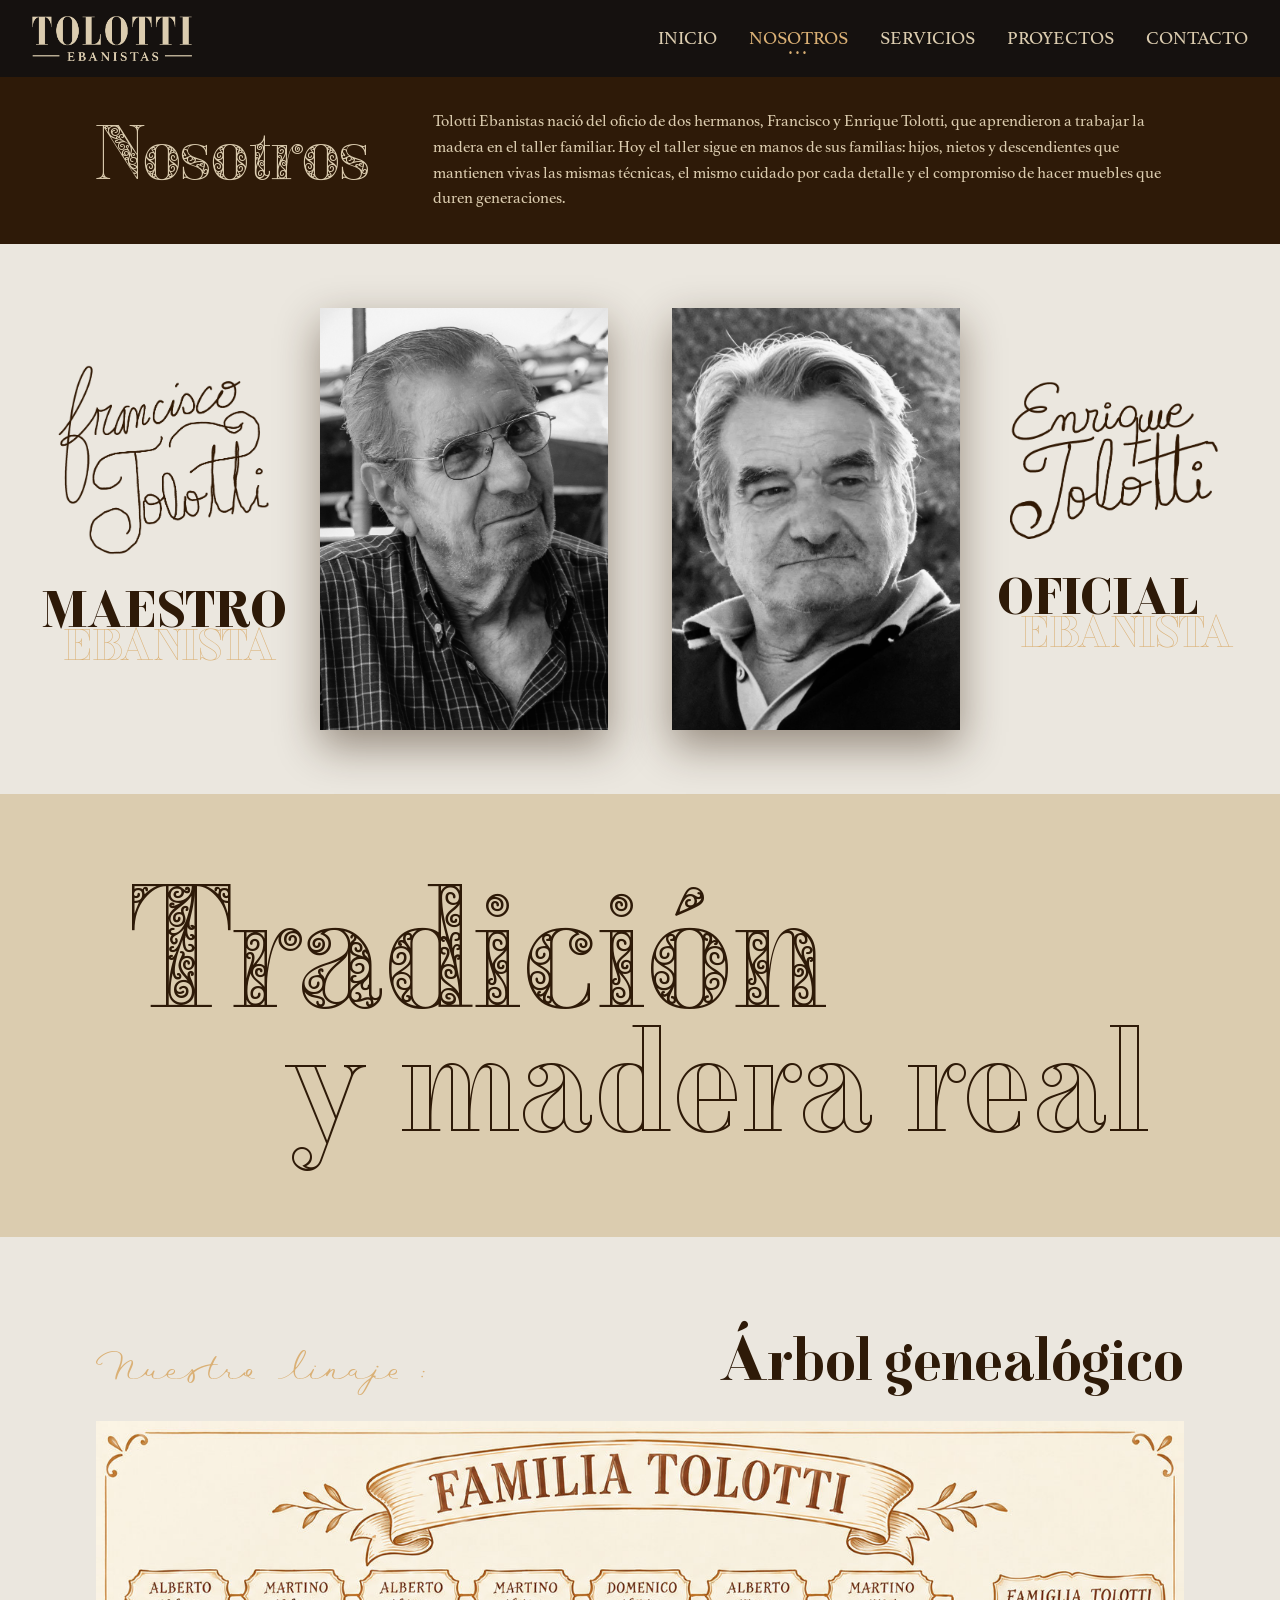
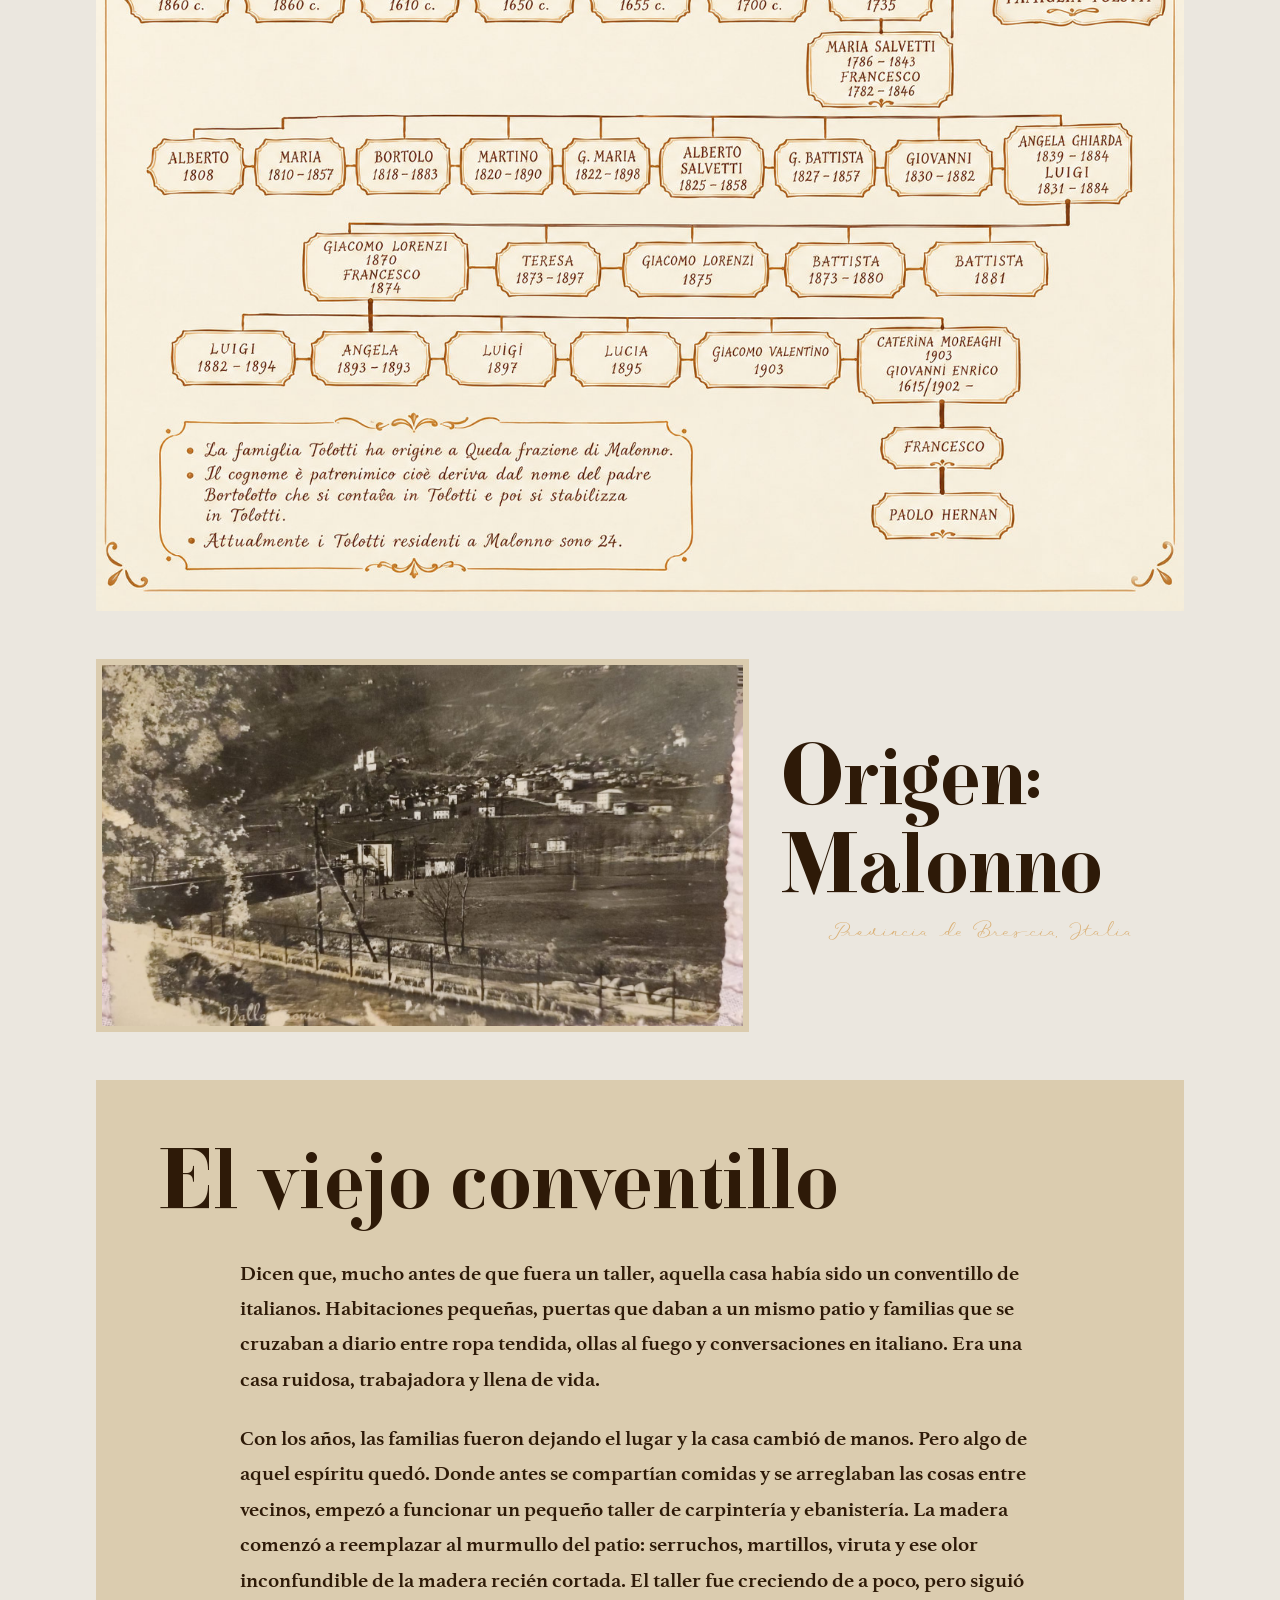
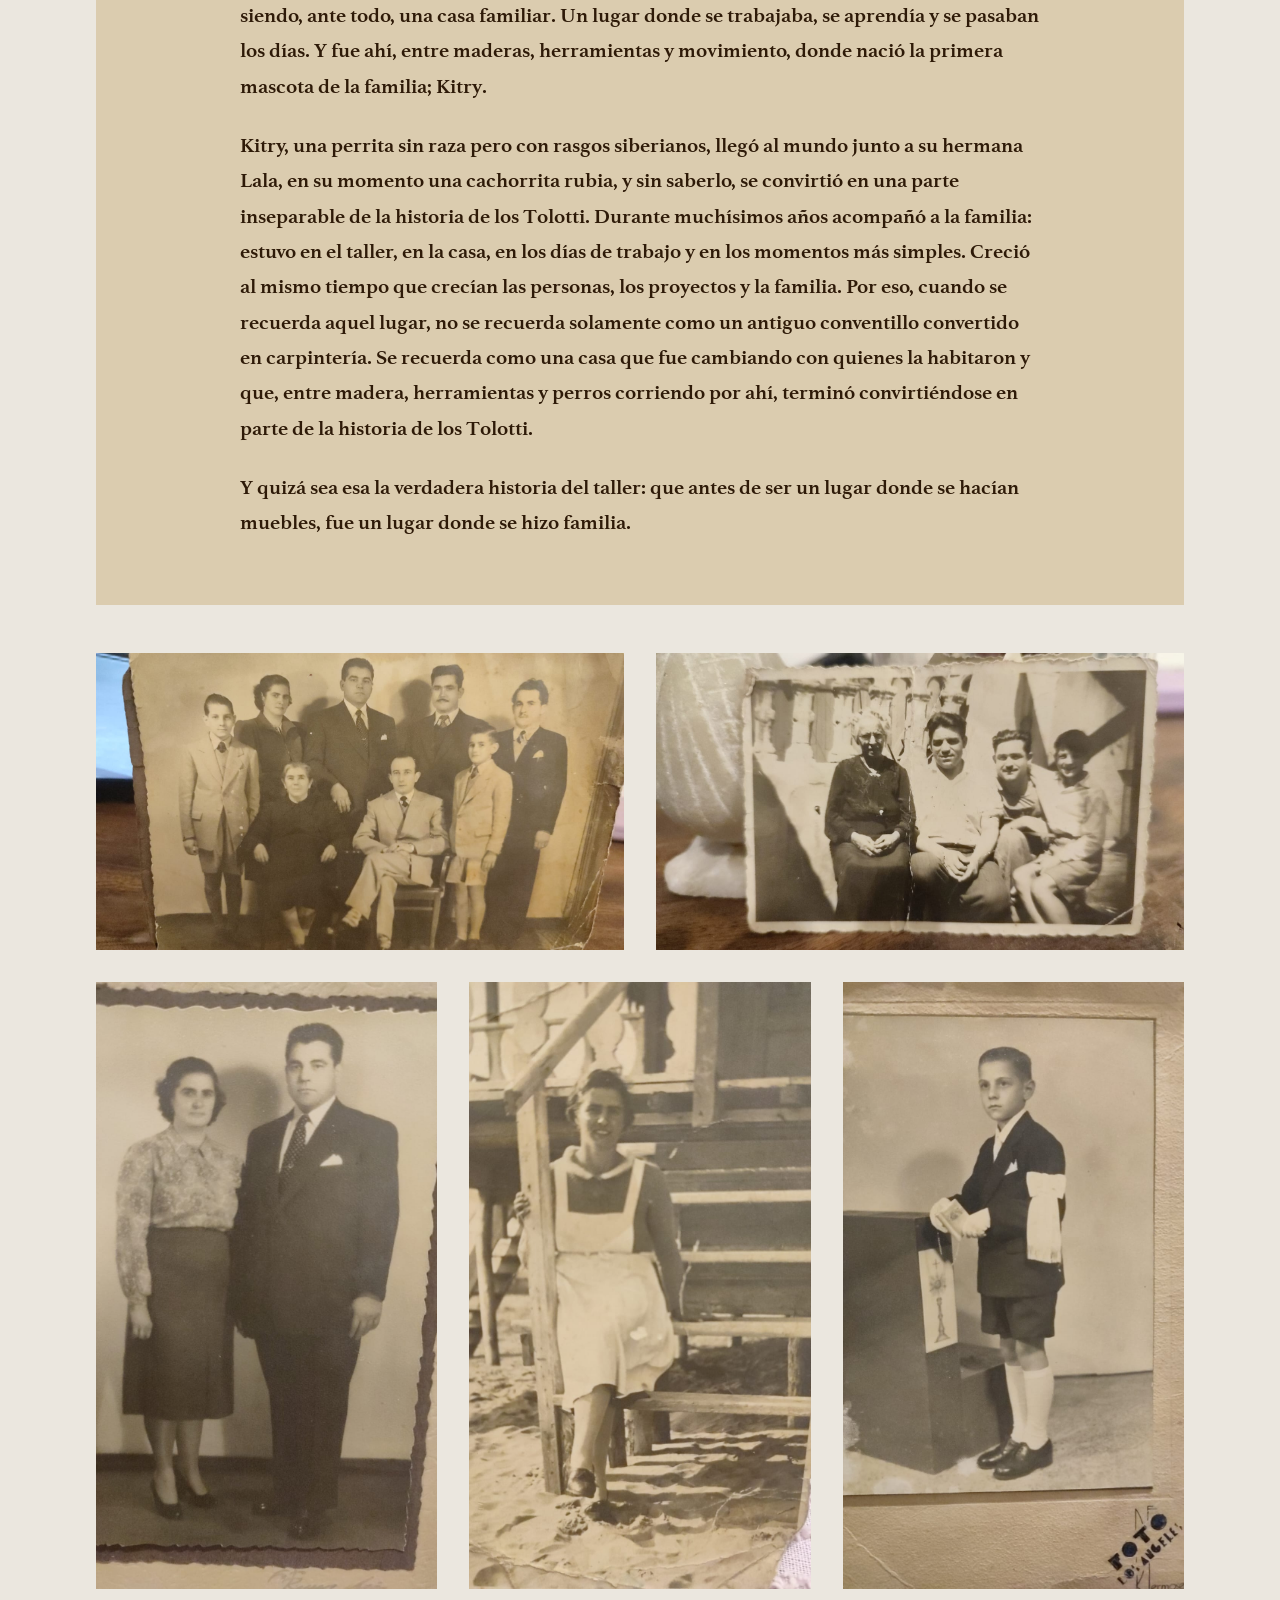
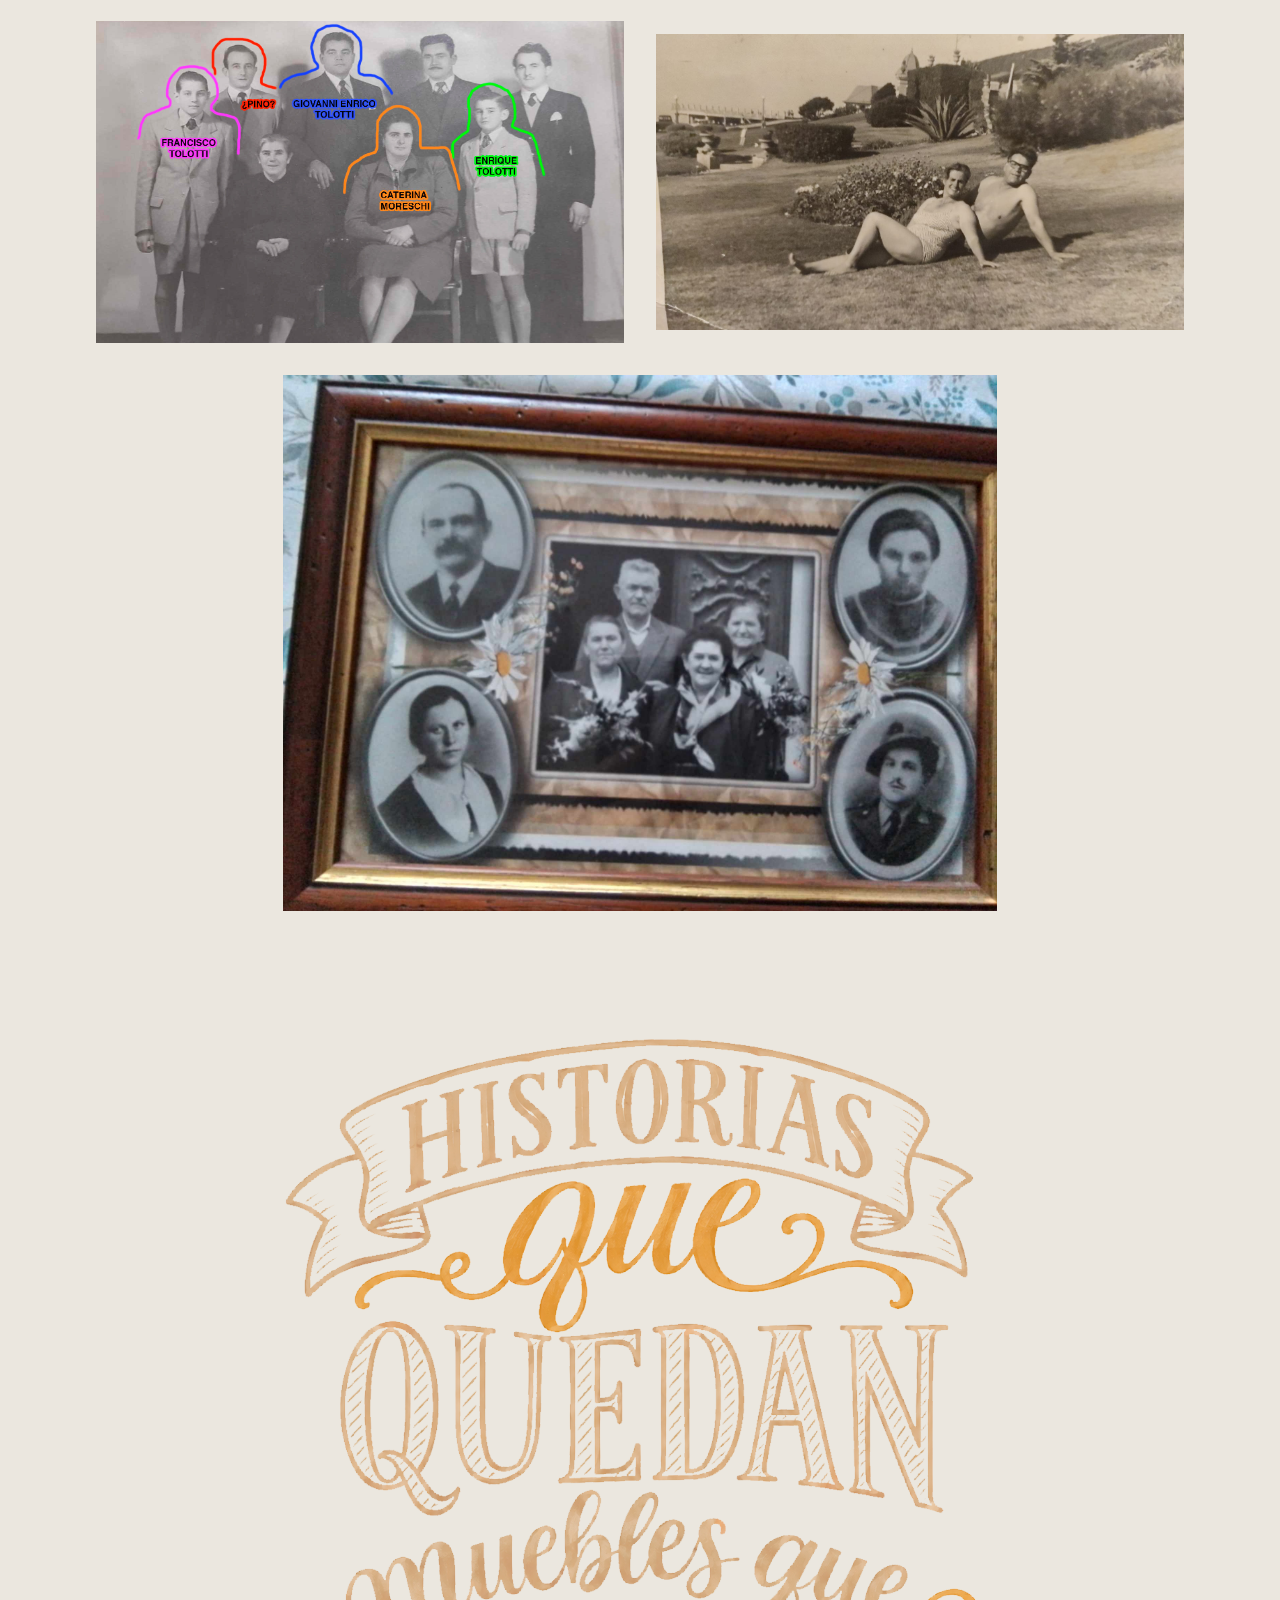
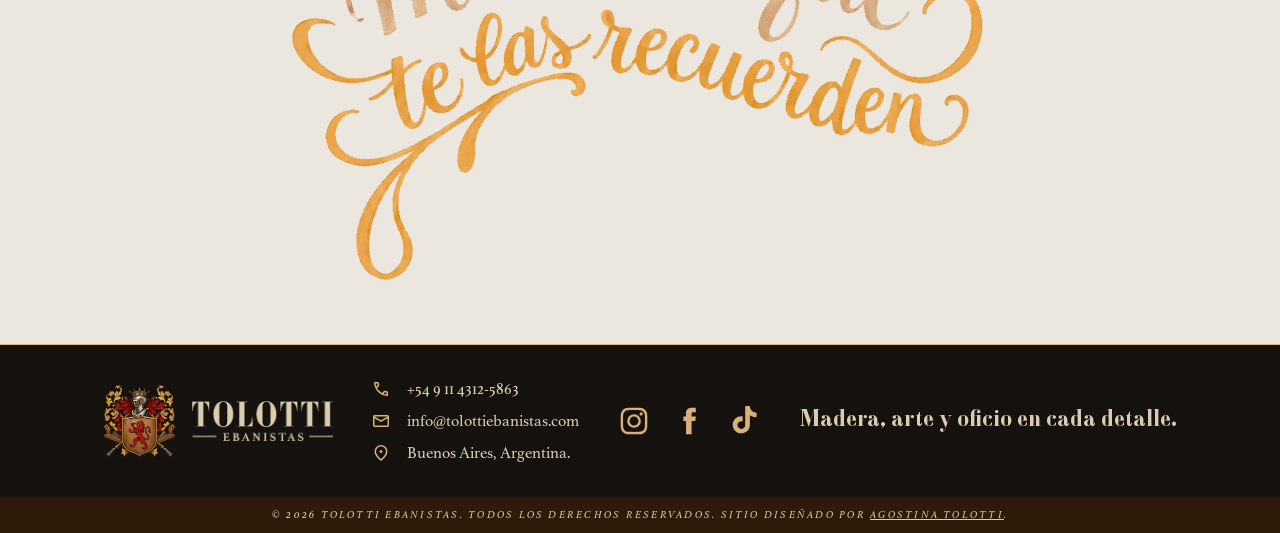
<file: pages/nosotros.html>
<!doctype html>
<html lang="es">
  <head>
    <meta charset="UTF-8" />
    <meta name="viewport" content="width=device-width, initial-scale=1.0" />
    <meta
      name="description"
      content="La historia de los fundadores ebanistas Francisco y Enrique Tolotti y del taller familiar que nació en un viejo conventillo."
    />
    <meta
      name="keywords"
      content="historia familiar, ebanistas, Francisco Tolotti, Enrique Tolotti, taller familiar, inmigrantes italianos, Malonno"
    />
    <title>Tolotti Ebanistas ⎮ Nosotros</title>
    <link
      href="https://cdn.jsdelivr.net/npm/bootstrap@5.3.8/dist/css/bootstrap.min.css"
      rel="stylesheet"
      integrity="sha384-sRIl4kxILFvY47J16cr9ZwB07vP4J8+LH7qKQnuqkuIAvNWLzeN8tE5YBujZqJLB"
      crossorigin="anonymous"
    />
    <link
      rel="stylesheet"
      href="https://cdnjs.cloudflare.com/ajax/libs/animate.css/4.1.1/animate.min.css"
    />
    <link href="https://unpkg.com/aos@2.3.1/dist/aos.css" rel="stylesheet" />
    <link rel="stylesheet" href="../styles/styles.css" />
  </head>

  <body>
    <header class="header-general">
      <nav class="navbar navbar-expand-md" data-bs-theme="dark">
        <div class="container-fluid">
          <a class="navbar-brand" href="../index.html">
            <img
              class="header-logo"
              src="../assets/images/logo/logo-2-negativo.png"
              alt="Logo de la marca Tolotti Ebanistas"
            />
          </a>
          <button
            class="navbar-toggler"
            type="button"
            data-bs-toggle="collapse"
            data-bs-target="#menu-principal"
            aria-controls="menu-principal"
            aria-expanded="false"
            aria-label="Abrir menú"
          >
            <span class="navbar-toggler-icon"></span>
          </button>
          <div class="collapse navbar-collapse" id="menu-principal">
            <ul class="navbar-nav header-nav">
              <li class="nav-item">
                <a class="nav-link" href="../index.html">Inicio</a>
              </li>
              <li class="nav-item">
                <a
                  class="nav-link active"
                  aria-current="page"
                  href="./nosotros.html"
                  >Nosotros</a
                >
              </li>
              <li class="nav-item">
                <a class="nav-link" href="./servicios.html">Servicios</a>
              </li>
              <li class="nav-item">
                <a class="nav-link" href="./proyectos.html">Proyectos</a>
              </li>
              <li class="nav-item">
                <a class="nav-link" href="./contacto.html">Contacto</a>
              </li>
            </ul>
          </div>
        </div>
      </nav>
    </header>

    <main class="main-nosotros">
      <article class="section-contenedor section-contenido nosotros-intro">
        <h1 class="animate__animated animate__fadeInDown animate__faster">
          Nosotros
        </h1>
        <p class="animate__animated animate__fadeInDown animate__faster">
          Tolotti Ebanistas nació del oficio de dos hermanos, Francisco y
          Enrique Tolotti, que aprendieron a trabajar la madera en el taller
          familiar. Hoy el taller sigue en manos de sus familias: hijos, nietos
          y descendientes que mantienen vivas las mismas técnicas, el mismo
          cuidado por cada detalle y el compromiso de hacer muebles que duren
          generaciones.
        </p>
      </article>

      <!-- Francisco Tolotti, mi abuelo. -->
      <section
        class="section-contenedor section-nosotros-contenedor"
        data-aos="fade-right"
      >
        <div class="section-nosotros-texto">
          <img
            class="section-nosotros-firma"
            src="../assets/images/familia/firma-francisco-tolotti.png"
            alt="Firma de Francisco Tolotti."
          />
          <h2>Maestro <span class="titulo-outline">ebanista</span></h2>
        </div>
        <img
          class="section-nosotros-imagen"
          src="../assets/images/familia/foto-francisco-1.JPG"
          alt="Retrato de Francisco Tolotti."
        />
      </section>

      <!-- Enrique Tolotti, mi tío abuelo. -->
      <section
        class="section-contenedor section-nosotros-contenedor section-nosotros-invertida"
        data-aos="fade-left"
      >
        <img
          class="section-nosotros-imagen"
          src="../assets/images/familia/foto-enrique-1.JPG"
          alt="Retrato de Enrique Tolotti."
        />
        <div class="section-nosotros-texto">
          <img
            class="section-nosotros-firma"
            src="../assets/images/familia/firma-enrique-tolotti.png"
            alt="Firma de Enrique Tolotti."
          />
          <h2>Oficial <span class="titulo-outline">ebanista</span></h2>
        </div>
      </section>

      <section class="section-contenedor section-titulo-contenedor">
        <h2 data-aos="zoom-in">
          Tradición<span class="titulo-outline">y madera real</span>
        </h2>
      </section>

      <section class="section-contenedor section-linaje-contenedor">
        <h2 data-aos="fade-up">Nuestro linaje :</h2>

        <div class="section-linaje-contenido">
          <div class="linaje-arbol" data-aos="zoom-in">
            <h3>Árbol genealógico</h3>
            <img
              src="../assets/images/familia/arbol-genealogico-2.jpg"
              alt="Árbol genealógico de los Tolotti."
            />
          </div>

          <div
            class="linaje-origen"
            data-aos="fade-right"
            data-aos-anchor-placement="center-bottom"
          >
            <img
              class="linaje-postal"
              src="../assets/images/familia/foto-postal-1.jpg"
              alt="Postal de Malonno, Italia."
            />
            <div class="linaje-origen-texto">
              <h3>Origen: Malonno</h3>
              <p>Provincia de Brescia, Italia</p>
            </div>
          </div>

          <div class="linaje-conventillo" data-aos="fade-left">
            <h3>El viejo conventillo</h3>
            <p>
              Dicen que, mucho antes de que fuera un taller, aquella casa había
              sido un conventillo de italianos. Habitaciones pequeñas, puertas
              que daban a un mismo patio y familias que se cruzaban a diario
              entre ropa tendida, ollas al fuego y conversaciones en italiano.
              Era una casa ruidosa, trabajadora y llena de vida.
            </p>
            <p>
              Con los años, las familias fueron dejando el lugar y la casa
              cambió de manos. Pero algo de aquel espíritu quedó. Donde antes se
              compartían comidas y se arreglaban las cosas entre vecinos, empezó
              a funcionar un pequeño taller de carpintería y ebanistería. La
              madera comenzó a reemplazar al murmullo del patio: serruchos,
              martillos, viruta y ese olor inconfundible de la madera recién
              cortada. El taller fue creciendo de a poco, pero siguió siendo,
              ante todo, una casa familiar. Un lugar donde se trabajaba, se
              aprendía y se pasaban los días. Y fue ahí, entre maderas,
              herramientas y movimiento, donde nació la primera mascota de la
              familia; Kitry.
            </p>
            <p>
              Kitry, una perrita sin raza pero con rasgos siberianos, llegó al
              mundo junto a su hermana Lala, en su momento una cachorrita rubia,
              y sin saberlo, se convirtió en una parte inseparable de la
              historia de los Tolotti. Durante muchísimos años acompañó a la
              familia: estuvo en el taller, en la casa, en los días de trabajo y
              en los momentos más simples. Creció al mismo tiempo que crecían
              las personas, los proyectos y la familia. Por eso, cuando se
              recuerda aquel lugar, no se recuerda solamente como un antiguo
              conventillo convertido en carpintería. Se recuerda como una casa
              que fue cambiando con quienes la habitaron y que, entre madera,
              herramientas y perros corriendo por ahí, terminó convirtiéndose en
              parte de la historia de los Tolotti.
            </p>
            <p>
              Y quizá sea esa la verdadera historia del taller: que antes de ser
              un lugar donde se hacían muebles, fue un lugar donde se hizo
              familia.
            </p>
          </div>

          <div class="linaje-galeria" data-aos="fade-up">
            <img
              class="linaje-imagen linaje-imagen-horizontal"
              src="../assets/images/familia/foto-familia-1.jpg"
              alt="Foto familiar en estudio, con nueve personas posando y los chicos de traje adelante."
            />
            <img
              class="linaje-imagen linaje-imagen-horizontal"
              src="../assets/images/familia/foto-familia-2.jpg"
              alt="Una señora mayor y tres jóvenes sentados en una escalinata."
            />
            <img
              class="linaje-imagen linaje-imagen-grande"
              src="../assets/images/familia/foto-familia-3.jpg"
              alt="Retrato de Caterina Moreschi y Giovanni Enrico Tolotti, padres de Francisco, de pie."
            />
            <img
              class="linaje-imagen linaje-imagen-grande"
              src="../assets/images/familia/foto-familia-5.jpg"
              alt="Mujer con delantal blanco apoyada en una escalera de madera."
            />
            <img
              class="linaje-imagen"
              src="../assets/images/familia/foto-familia-7.jpg"
              alt="Francisco Tolotti de nene, de traje, en su retrato de primera comunión."
            />
            <img
              class="linaje-imagen linaje-imagen-grande linaje-imagen-horizontal"
              src="../assets/images/familia/foto-familia-4.jpg"
              alt="Foto familiar con nombres señalados: Francisco, Giovanni Enrico y Enrique Tolotti, y Caterina Moreschi."
            />
            <img
              class="linaje-imagen linaje-imagen-horizontal"
              src="../assets/images/familia/foto-familia-6.jpg"
              alt="Caterina Moreschi y Giovanni Enrico Tolotti, padres de Francisco, recostados en el pasto de un parque."
            />
            <img
              class="linaje-imagen linaje-imagen-horizontal linaje-imagen-centrada"
              src="../assets/images/familia/foto-familia-8.jpg"
              alt="Cuadro con retratos ovalados de antepasados alrededor de una foto grupal."
            />
          </div>
        </div>
      </section>

      <section class="section-contenedor section-cierre-contenedor">
        <img
          class="cierre-imagen"
          data-aos="zoom-out"
          data-aos-anchor-placement="center-bottom"
          src="../assets/images/familia/ilustracion-historias.png"
          alt="Historias que quedan, muebles que te las recuerden."
        />
      </section>
    </main>

    <footer>
      <div class="footer-top">
        <div class="footer-logos">
          <img
            class="footer-isotipo"
            src="../assets/images/logo/logo-3.png"
            alt="Logo ilustrado de la marca Tolotti Ebanistas"
          />
          <img
            class="footer-imagotipo"
            src="../assets/images/logo/logo-2-negativo.png"
            alt="Logo ilustrado de la marca Tolotti Ebanistas"
          />
        </div>

        <div class="footer-contenedor">
          <div class="footer-info">
            <svg
              xmlns="http://www.w3.org/2000/svg"
              height="20px"
              viewBox="0 -960 960 960"
              width="20px"
              fill="#dab075"
            >
              <path
                d="M763-145q-121-9-229.5-59.5T339-341q-86-86-135.5-194T144-764q-2-21 12.29-36.5Q170.57-816 192-816h136q17 0 29.5 10.5T374-779l24 106q2 13-1.5 25T385-628l-97 98q20 38 46 73t57.97 65.98Q422-361 456-335.5q34 25.5 72 45.5l99-96q8-8 20-11.5t25-1.5l107 23q17 5 27 17.5t10 29.5v136q0 21.43-16 35.71Q784-143 763-145ZM255-600l70-70-17.16-74H218q5 38 14 73.5t23 70.5Zm344 344q35.1 14.24 71.55 22.62Q707-225 744-220v-90l-75-16-70 70ZM255-600Zm344 344Z"
              />
            </svg>
            <p>+54 9 11 4312-5863</p>
          </div>

          <div class="footer-info">
            <svg
              xmlns="http://www.w3.org/2000/svg"
              height="20px"
              viewBox="0 -960 960 960"
              width="20px"
              fill="#dab075"
            >
              <path
                d="M168-192q-29.7 0-50.85-21.16Q96-234.32 96-264.04v-432.24Q96-726 117.15-747T168-768h624q29.7 0 50.85 21.16Q864-725.68 864-695.96v432.24Q864-234 842.85-213T792-192H168Zm312-240L168-611v347h624v-347L480-432Zm0-85 312-179H168l312 179Zm-312-94v-85 432-347Z"
              />
            </svg>
            <p>info@tolottiebanistas.com</p>
          </div>

          <div class="footer-info">
            <svg
              xmlns="http://www.w3.org/2000/svg"
              height="20px"
              viewBox="0 -960 960 960"
              width="20px"
              fill="#dab075"
            >
              <path
                d="M531-501q21-21 21-51t-21-51q-21-21-51-21t-51 21q-21 21-21 51t21 51q21 21 51 21t51-21Zm-51 310q119-107 179.5-197T720-549q0-105-68.5-174T480-792q-103 0-171.5 69T240-549q0 71 60.5 161T480-191Zm0 95Q323-227 245.5-339.5T168-549q0-134 89-224.5T480-864q133 0 222.5 90.5T792-549q0 97-77 209T480-96Zm0-456Z"
              />
            </svg>
            <p>Buenos Aires, Argentina.</p>
          </div>
        </div>

        <div class="footer-redes">
          <a
            href="https://github.com/agostinatolotti"
            target="_blank"
            aria-label="Instagram ficticio: ver el GitHub de Agostina Tolotti"
          >
            <svg viewBox="0 0 24 24" xmlns="http://www.w3.org/2000/svg">
              <path
                d="M17.34,5.46h0a1.2,1.2,0,1,0,1.2,1.2A1.2,1.2,0,0,0,17.34,5.46Zm4.6,2.42a7.59,7.59,0,0,0-.46-2.43,4.94,4.94,0,0,0-1.16-1.77,4.7,4.7,0,0,0-1.77-1.15,7.3,7.3,0,0,0-2.43-.47C15.06,2,14.72,2,12,2s-3.06,0-4.12.06a7.3,7.3,0,0,0-2.43.47A4.78,4.78,0,0,0,3.68,3.68,4.7,4.7,0,0,0,2.53,5.45a7.3,7.3,0,0,0-.47,2.43C2,8.94,2,9.28,2,12s0,3.06.06,4.12a7.3,7.3,0,0,0,.47,2.43,4.7,4.7,0,0,0,1.15,1.77,4.78,4.78,0,0,0,1.77,1.15,7.3,7.3,0,0,0,2.43.47C8.94,22,9.28,22,12,22s3.06,0,4.12-.06a7.3,7.3,0,0,0,2.43-.47,4.7,4.7,0,0,0,1.77-1.15,4.85,4.85,0,0,0,1.16-1.77,7.59,7.59,0,0,0,.46-2.43c0-1.06.06-1.4.06-4.12S22,8.94,21.94,7.88ZM20.14,16a5.61,5.61,0,0,1-.34,1.86,3.06,3.06,0,0,1-.75,1.15,3.19,3.19,0,0,1-1.15.75,5.61,5.61,0,0,1-1.86.34c-1,.05-1.37.06-4,.06s-3,0-4-.06A5.73,5.73,0,0,1,6.1,19.8,3.27,3.27,0,0,1,5,19.05a3,3,0,0,1-.74-1.15A5.54,5.54,0,0,1,3.86,16c0-1-.06-1.37-.06-4s0-3,.06-4A5.54,5.54,0,0,1,4.21,6.1,3,3,0,0,1,5,5,3.14,3.14,0,0,1,6.1,4.2,5.73,5.73,0,0,1,8,3.86c1,0,1.37-.06,4-.06s3,0,4,.06a5.61,5.61,0,0,1,1.86.34A3.06,3.06,0,0,1,19.05,5,3.06,3.06,0,0,1,19.8,6.1,5.61,5.61,0,0,1,20.14,8c.05,1,.06,1.37.06,4S20.19,15,20.14,16ZM12,6.87A5.13,5.13,0,1,0,17.14,12,5.12,5.12,0,0,0,12,6.87Zm0,8.46A3.33,3.33,0,1,1,15.33,12,3.33,3.33,0,0,1,12,15.33Z"
              />
            </svg>
          </a>
          <a
            href="https://github.com/agostinatolotti"
            target="_blank"
            aria-label="Facebook ficticio: ver el GitHub de Agostina Tolotti"
          >
            <svg
              viewBox="-7 -2 24 24"
              xmlns="http://www.w3.org/2000/svg"
              preserveAspectRatio="xMinYMin"
            >
              <path
                d="M2.046 3.865v2.748H.032v3.36h2.014v9.986H6.18V9.974h2.775s.26-1.611.386-3.373H6.197V4.303c0-.343.45-.805.896-.805h2.254V0H6.283c-4.34 0-4.237 3.363-4.237 3.865z"
              />
            </svg>
          </a>
          <a
            href="https://github.com/agostinatolotti"
            target="_blank"
            aria-label="TikTok ficticio: ver el GitHub de Agostina Tolotti"
          >
            <svg
              viewBox="0 0 35 35"
              version="1.1"
              xmlns="http://www.w3.org/2000/svg"
            >
              <path
                d="M16.656 1.029c1.637-0.025 3.262-0.012 4.886-0.025 0.054 2.031 0.878 3.859 2.189 5.213l-0.002-0.002c1.411 1.271 3.247 2.095 5.271 2.235l0.028 0.002v5.036c-1.912-0.048-3.71-0.489-5.331-1.247l0.082 0.034c-0.784-0.377-1.447-0.764-2.077-1.196l0.052 0.034c-0.012 3.649 0.012 7.298-0.025 10.934-0.103 1.853-0.719 3.543-1.707 4.954l0.020-0.031c-1.652 2.366-4.328 3.919-7.371 4.011l-0.014 0c-0.123 0.006-0.268 0.009-0.414 0.009-1.73 0-3.347-0.482-4.725-1.319l0.040 0.023c-2.508-1.509-4.238-4.091-4.558-7.094l-0.004-0.041c-0.025-0.625-0.037-1.25-0.012-1.862 0.49-4.779 4.494-8.476 9.361-8.476 0.547 0 1.083 0.047 1.604 0.136l-0.056-0.008c0.025 1.849-0.050 3.699-0.050 5.548-0.423-0.153-0.911-0.242-1.42-0.242-1.868 0-3.457 1.194-4.045 2.861l-0.009 0.030c-0.133 0.427-0.21 0.918-0.21 1.426 0 0.206 0.013 0.41 0.037 0.61l-0.002-0.024c0.332 2.046 2.086 3.59 4.201 3.59 0.061 0 0.121-0.001 0.181-0.004l-0.009 0c1.463-0.044 2.733-0.831 3.451-1.994l0.010-0.018c0.267-0.372 0.45-0.822 0.511-1.311l0.001-0.014c0.125-2.237 0.075-4.461 0.087-6.698 0.012-5.036-0.012-10.060 0.025-15.083z"
              ></path>
            </svg>
          </a>
        </div>

        <div class="footer-eslogan">
          <p>Madera, arte y oficio en cada detalle.</p>
        </div>
      </div>
      <div class="footer-bottom">
        <p>
          © 2026 Tolotti Ebanistas. Todos los derechos reservados. Sitio
          diseñado por
          <a href="https://github.com/agostinatolotti" target="_blank"
            >Agostina Tolotti</a
          >.
        </p>
      </div>
    </footer>
    <script
      src="https://cdn.jsdelivr.net/npm/bootstrap@5.3.8/dist/js/bootstrap.bundle.min.js"
      integrity="sha384-FKyoEForCGlyvwx9Hj09JcYn3nv7wiPVlz7YYwJrWVcXK/BmnVDxM+D2scQbITxI"
      crossorigin="anonymous"
    ></script>
    <script src="https://unpkg.com/aos@2.3.1/dist/aos.js"></script>
    <script>
      AOS.init({
        duration: 400,
        easing: "ease-out",
        once: true,
        offset: 50,
        startEvent: "load",
      });
    </script>
  </body>
</html>
</file>
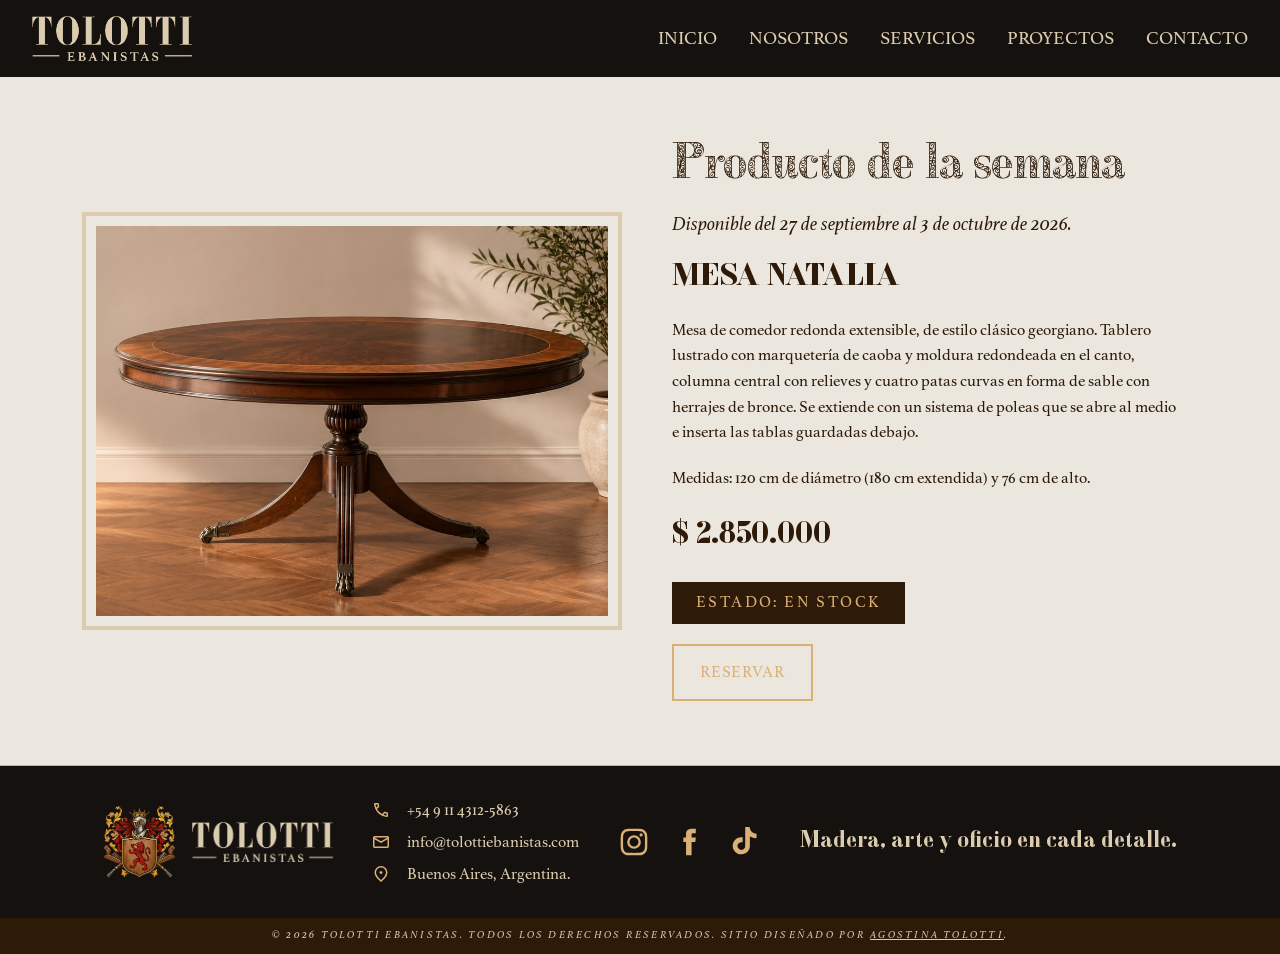
<file: pages/producto-27-09-2026.html>
<!doctype html>
<html lang="es">
  <head>
    <meta charset="UTF-8" />
    <meta name="viewport" content="width=device-width, initial-scale=1.0" />
    <meta
      name="description"
      content="Mesa Natalia: mesa de comedor redonda y extensible de estilo georgiano, con marquetería de caoba. Producto de la semana de Tolotti Ebanistas."
    />
    <meta
      name="keywords"
      content="mesa de comedor, mesa redonda extensible, estilo georgiano, marquetería, caoba, producto de la semana"
    />
    <title>Tolotti Ebanistas ⎮ Producto</title>
    <link
      href="https://cdn.jsdelivr.net/npm/bootstrap@5.3.8/dist/css/bootstrap.min.css"
      rel="stylesheet"
      integrity="sha384-sRIl4kxILFvY47J16cr9ZwB07vP4J8+LH7qKQnuqkuIAvNWLzeN8tE5YBujZqJLB"
      crossorigin="anonymous"
    />
    <link
      rel="stylesheet"
      href="https://cdnjs.cloudflare.com/ajax/libs/animate.css/4.1.1/animate.min.css"
    />
    <link href="https://unpkg.com/aos@2.3.1/dist/aos.css" rel="stylesheet" />
    <link rel="stylesheet" href="../styles/styles.css" />
  </head>

  <body>
    <header class="header-general">
      <nav class="navbar navbar-expand-md" data-bs-theme="dark">
        <div class="container-fluid">
          <a class="navbar-brand" href="../index.html">
            <img
              class="header-logo"
              src="../assets/images/logo/logo-2-negativo.png"
              alt="Logo de la marca Tolotti Ebanistas"
            />
          </a>
          <button
            class="navbar-toggler"
            type="button"
            data-bs-toggle="collapse"
            data-bs-target="#menu-principal"
            aria-controls="menu-principal"
            aria-expanded="false"
            aria-label="Abrir menú"
          >
            <span class="navbar-toggler-icon"></span>
          </button>
          <div class="collapse navbar-collapse" id="menu-principal">
            <ul class="navbar-nav header-nav">
              <li class="nav-item">
                <a class="nav-link" href="../index.html">Inicio</a>
              </li>
              <li class="nav-item">
                <a class="nav-link" href="./nosotros.html">Nosotros</a>
              </li>
              <li class="nav-item">
                <a class="nav-link" href="./servicios.html">Servicios</a>
              </li>
              <li class="nav-item">
                <a class="nav-link" href="./proyectos.html">Proyectos</a>
              </li>
              <li class="nav-item">
                <a class="nav-link" href="./contacto.html">Contacto</a>
              </li>
            </ul>
          </div>
        </div>
      </nav>
    </header>

    <main>
      <article class="section-contenedor producto">
        <h1 class="animate__animated animate__fadeInDown animate__faster">
          Producto de la semana
        </h1>
        <img
          class="producto-semanal-imagen"
          data-aos="zoom-in"
          src="../assets/images/muebles/mueble-00041.jpg"
          alt="Mesa de comedor redonda de caoba con pedestal central, tablero con marquetería y patas curvas con herrajes de bronce."
        />
        <div class="section-contenido producto-ficha" data-aos="fade-left">
          <p class="producto-fecha">
            Disponible del 27 de septiembre al 3 de octubre de 2026.
          </p>
          <h2>Mesa Natalia</h2>
          <p>
            Mesa de comedor redonda extensible, de estilo clásico georgiano.
            Tablero lustrado con marquetería de caoba y moldura redondeada en el
            canto, columna central con relieves y cuatro patas curvas en forma
            de sable con herrajes de bronce. Se extiende con un sistema de
            poleas que se abre al medio e inserta las tablas guardadas debajo.
          </p>
          <p>Medidas: 120 cm de diámetro (180 cm extendida) y 76 cm de alto.</p>
          <p class="producto-precio">$ 2.850.000</p>
          <p class="cuerpo-destacado producto-estado">Estado: En stock</p>
          <a href="./contacto.html" class="boton boton-secundario">Reservar</a>
        </div>
      </article>
    </main>

    <footer>
      <div class="footer-top">
        <div class="footer-logos">
          <img
            class="footer-isotipo"
            src="../assets/images/logo/logo-3.png"
            alt="Logo ilustrado de la marca Tolotti Ebanistas"
          />
          <img
            class="footer-imagotipo"
            src="../assets/images/logo/logo-2-negativo.png"
            alt="Logo ilustrado de la marca Tolotti Ebanistas"
          />
        </div>

        <div class="footer-contenedor">
          <div class="footer-info">
            <svg
              xmlns="http://www.w3.org/2000/svg"
              height="20px"
              viewBox="0 -960 960 960"
              width="20px"
              fill="#dab075"
            >
              <path
                d="M763-145q-121-9-229.5-59.5T339-341q-86-86-135.5-194T144-764q-2-21 12.29-36.5Q170.57-816 192-816h136q17 0 29.5 10.5T374-779l24 106q2 13-1.5 25T385-628l-97 98q20 38 46 73t57.97 65.98Q422-361 456-335.5q34 25.5 72 45.5l99-96q8-8 20-11.5t25-1.5l107 23q17 5 27 17.5t10 29.5v136q0 21.43-16 35.71Q784-143 763-145ZM255-600l70-70-17.16-74H218q5 38 14 73.5t23 70.5Zm344 344q35.1 14.24 71.55 22.62Q707-225 744-220v-90l-75-16-70 70ZM255-600Zm344 344Z"
              />
            </svg>
            <p>+54 9 11 4312-5863</p>
          </div>

          <div class="footer-info">
            <svg
              xmlns="http://www.w3.org/2000/svg"
              height="20px"
              viewBox="0 -960 960 960"
              width="20px"
              fill="#dab075"
            >
              <path
                d="M168-192q-29.7 0-50.85-21.16Q96-234.32 96-264.04v-432.24Q96-726 117.15-747T168-768h624q29.7 0 50.85 21.16Q864-725.68 864-695.96v432.24Q864-234 842.85-213T792-192H168Zm312-240L168-611v347h624v-347L480-432Zm0-85 312-179H168l312 179Zm-312-94v-85 432-347Z"
              />
            </svg>
            <p>info@tolottiebanistas.com</p>
          </div>

          <div class="footer-info">
            <svg
              xmlns="http://www.w3.org/2000/svg"
              height="20px"
              viewBox="0 -960 960 960"
              width="20px"
              fill="#dab075"
            >
              <path
                d="M531-501q21-21 21-51t-21-51q-21-21-51-21t-51 21q-21 21-21 51t21 51q21 21 51 21t51-21Zm-51 310q119-107 179.5-197T720-549q0-105-68.5-174T480-792q-103 0-171.5 69T240-549q0 71 60.5 161T480-191Zm0 95Q323-227 245.5-339.5T168-549q0-134 89-224.5T480-864q133 0 222.5 90.5T792-549q0 97-77 209T480-96Zm0-456Z"
              />
            </svg>
            <p>Buenos Aires, Argentina.</p>
          </div>
        </div>

        <div class="footer-redes">
          <a
            href="https://github.com/agostinatolotti"
            target="_blank"
            aria-label="Instagram ficticio: ver el GitHub de Agostina Tolotti"
          >
            <svg viewBox="0 0 24 24" xmlns="http://www.w3.org/2000/svg">
              <path
                d="M17.34,5.46h0a1.2,1.2,0,1,0,1.2,1.2A1.2,1.2,0,0,0,17.34,5.46Zm4.6,2.42a7.59,7.59,0,0,0-.46-2.43,4.94,4.94,0,0,0-1.16-1.77,4.7,4.7,0,0,0-1.77-1.15,7.3,7.3,0,0,0-2.43-.47C15.06,2,14.72,2,12,2s-3.06,0-4.12.06a7.3,7.3,0,0,0-2.43.47A4.78,4.78,0,0,0,3.68,3.68,4.7,4.7,0,0,0,2.53,5.45a7.3,7.3,0,0,0-.47,2.43C2,8.94,2,9.28,2,12s0,3.06.06,4.12a7.3,7.3,0,0,0,.47,2.43,4.7,4.7,0,0,0,1.15,1.77,4.78,4.78,0,0,0,1.77,1.15,7.3,7.3,0,0,0,2.43.47C8.94,22,9.28,22,12,22s3.06,0,4.12-.06a7.3,7.3,0,0,0,2.43-.47,4.7,4.7,0,0,0,1.77-1.15,4.85,4.85,0,0,0,1.16-1.77,7.59,7.59,0,0,0,.46-2.43c0-1.06.06-1.4.06-4.12S22,8.94,21.94,7.88ZM20.14,16a5.61,5.61,0,0,1-.34,1.86,3.06,3.06,0,0,1-.75,1.15,3.19,3.19,0,0,1-1.15.75,5.61,5.61,0,0,1-1.86.34c-1,.05-1.37.06-4,.06s-3,0-4-.06A5.73,5.73,0,0,1,6.1,19.8,3.27,3.27,0,0,1,5,19.05a3,3,0,0,1-.74-1.15A5.54,5.54,0,0,1,3.86,16c0-1-.06-1.37-.06-4s0-3,.06-4A5.54,5.54,0,0,1,4.21,6.1,3,3,0,0,1,5,5,3.14,3.14,0,0,1,6.1,4.2,5.73,5.73,0,0,1,8,3.86c1,0,1.37-.06,4-.06s3,0,4,.06a5.61,5.61,0,0,1,1.86.34A3.06,3.06,0,0,1,19.05,5,3.06,3.06,0,0,1,19.8,6.1,5.61,5.61,0,0,1,20.14,8c.05,1,.06,1.37.06,4S20.19,15,20.14,16ZM12,6.87A5.13,5.13,0,1,0,17.14,12,5.12,5.12,0,0,0,12,6.87Zm0,8.46A3.33,3.33,0,1,1,15.33,12,3.33,3.33,0,0,1,12,15.33Z"
              />
            </svg>
          </a>
          <a
            href="https://github.com/agostinatolotti"
            target="_blank"
            aria-label="Facebook ficticio: ver el GitHub de Agostina Tolotti"
          >
            <svg
              viewBox="-7 -2 24 24"
              xmlns="http://www.w3.org/2000/svg"
              preserveAspectRatio="xMinYMin"
            >
              <path
                d="M2.046 3.865v2.748H.032v3.36h2.014v9.986H6.18V9.974h2.775s.26-1.611.386-3.373H6.197V4.303c0-.343.45-.805.896-.805h2.254V0H6.283c-4.34 0-4.237 3.363-4.237 3.865z"
              />
            </svg>
          </a>
          <a
            href="https://github.com/agostinatolotti"
            target="_blank"
            aria-label="TikTok ficticio: ver el GitHub de Agostina Tolotti"
          >
            <svg
              viewBox="0 0 35 35"
              version="1.1"
              xmlns="http://www.w3.org/2000/svg"
            >
              <path
                d="M16.656 1.029c1.637-0.025 3.262-0.012 4.886-0.025 0.054 2.031 0.878 3.859 2.189 5.213l-0.002-0.002c1.411 1.271 3.247 2.095 5.271 2.235l0.028 0.002v5.036c-1.912-0.048-3.71-0.489-5.331-1.247l0.082 0.034c-0.784-0.377-1.447-0.764-2.077-1.196l0.052 0.034c-0.012 3.649 0.012 7.298-0.025 10.934-0.103 1.853-0.719 3.543-1.707 4.954l0.020-0.031c-1.652 2.366-4.328 3.919-7.371 4.011l-0.014 0c-0.123 0.006-0.268 0.009-0.414 0.009-1.73 0-3.347-0.482-4.725-1.319l0.040 0.023c-2.508-1.509-4.238-4.091-4.558-7.094l-0.004-0.041c-0.025-0.625-0.037-1.25-0.012-1.862 0.49-4.779 4.494-8.476 9.361-8.476 0.547 0 1.083 0.047 1.604 0.136l-0.056-0.008c0.025 1.849-0.050 3.699-0.050 5.548-0.423-0.153-0.911-0.242-1.42-0.242-1.868 0-3.457 1.194-4.045 2.861l-0.009 0.030c-0.133 0.427-0.21 0.918-0.21 1.426 0 0.206 0.013 0.41 0.037 0.61l-0.002-0.024c0.332 2.046 2.086 3.59 4.201 3.59 0.061 0 0.121-0.001 0.181-0.004l-0.009 0c1.463-0.044 2.733-0.831 3.451-1.994l0.010-0.018c0.267-0.372 0.45-0.822 0.511-1.311l0.001-0.014c0.125-2.237 0.075-4.461 0.087-6.698 0.012-5.036-0.012-10.060 0.025-15.083z"
              ></path>
            </svg>
          </a>
        </div>

        <div class="footer-eslogan">
          <p>Madera, arte y oficio en cada detalle.</p>
        </div>
      </div>
      <div class="footer-bottom">
        <p>
          © 2026 Tolotti Ebanistas. Todos los derechos reservados. Sitio
          diseñado por
          <a href="https://github.com/agostinatolotti" target="_blank"
            >Agostina Tolotti</a
          >.
        </p>
      </div>
    </footer>
    <script
      src="https://cdn.jsdelivr.net/npm/bootstrap@5.3.8/dist/js/bootstrap.bundle.min.js"
      integrity="sha384-FKyoEForCGlyvwx9Hj09JcYn3nv7wiPVlz7YYwJrWVcXK/BmnVDxM+D2scQbITxI"
      crossorigin="anonymous"
    ></script>
    <script src="https://unpkg.com/aos@2.3.1/dist/aos.js"></script>
    <script>
      AOS.init({
        duration: 400,
        easing: "ease-out",
        once: true,
        offset: 50,
        startEvent: "load",
      });
    </script>
  </body>
</html>
</file>
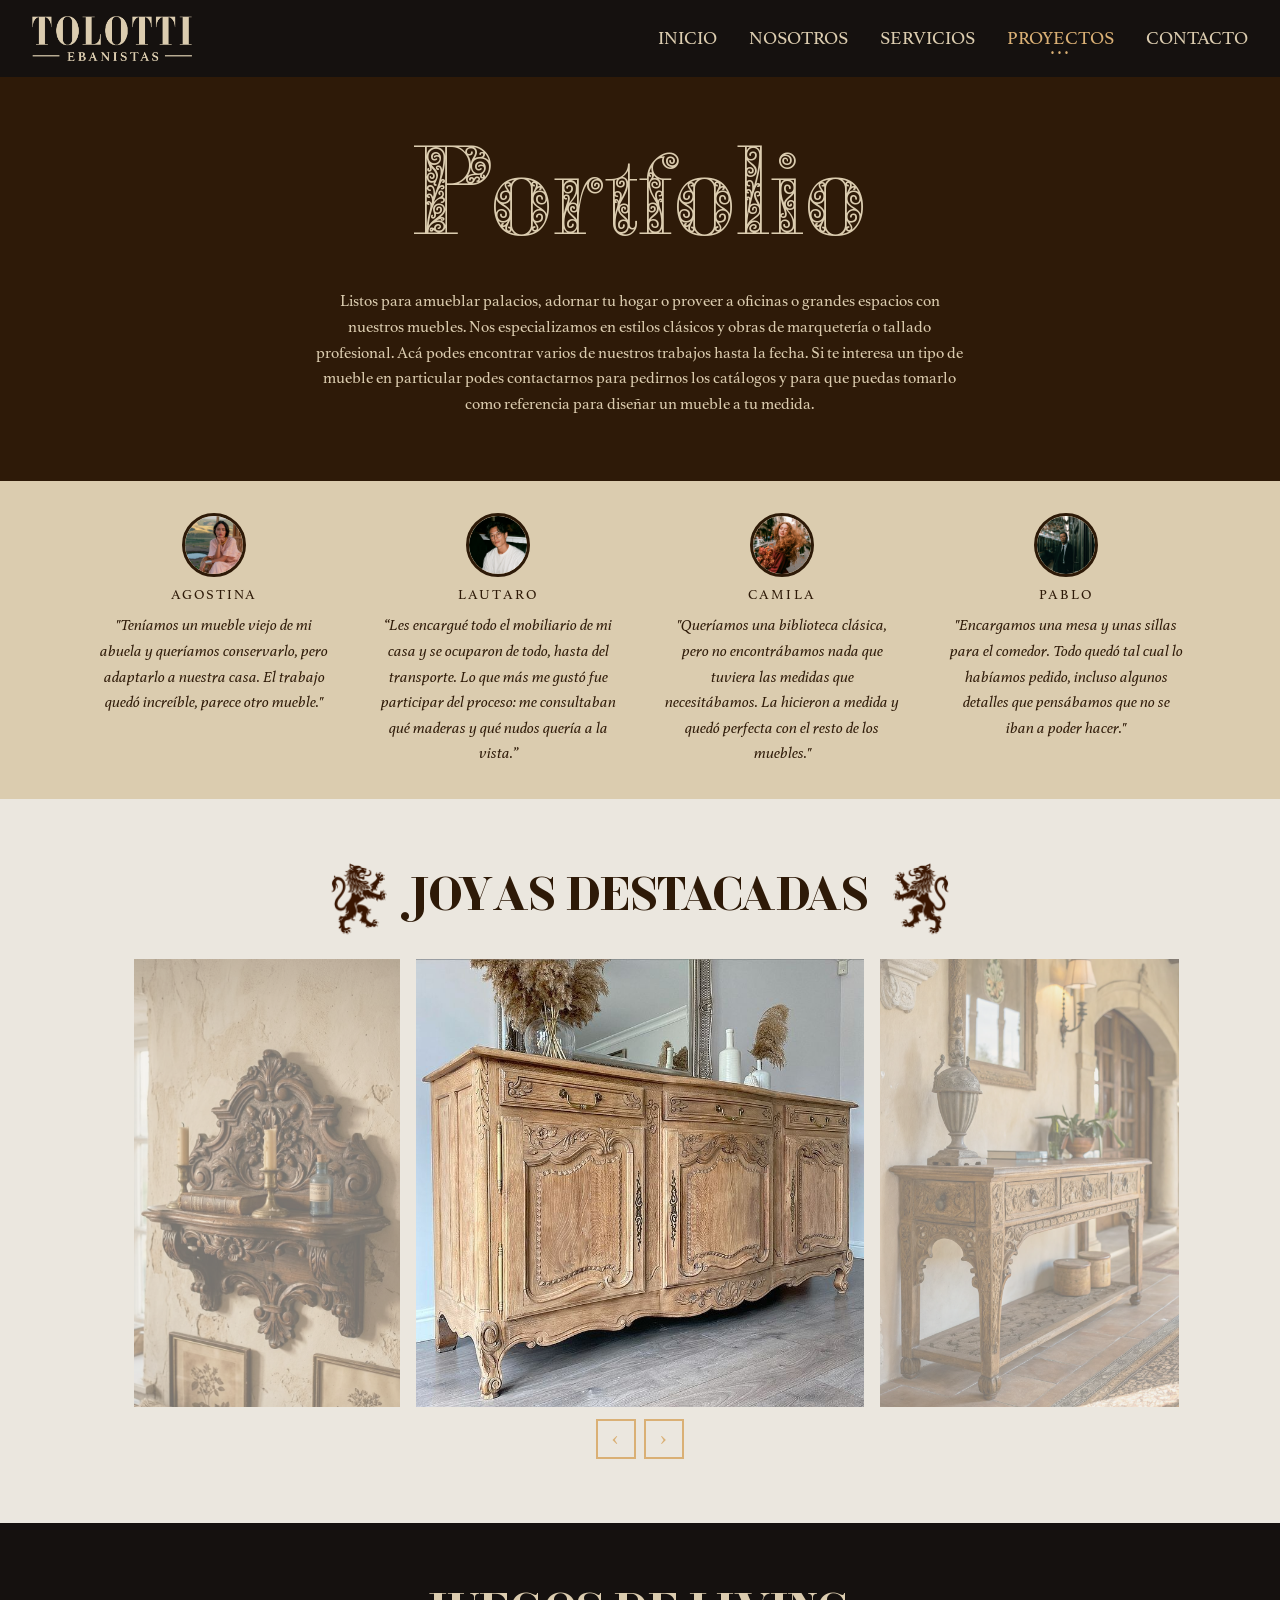
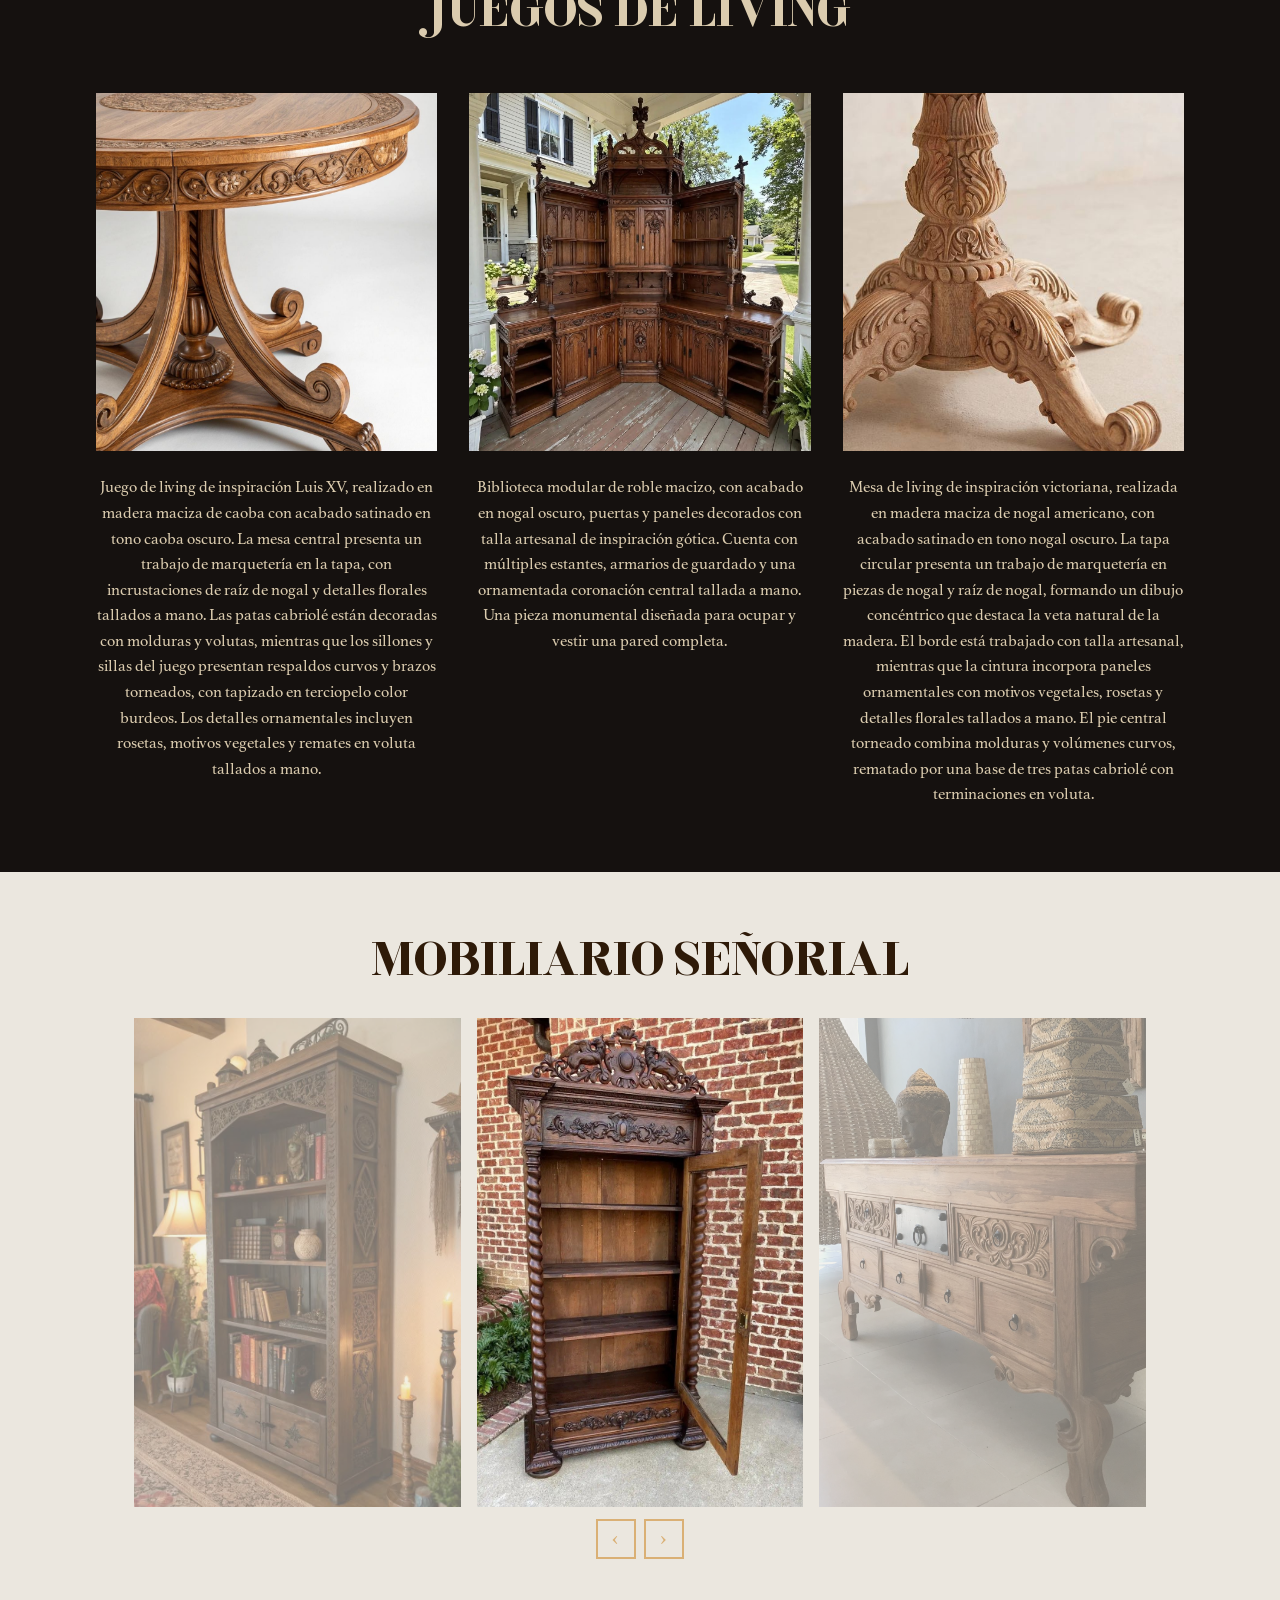
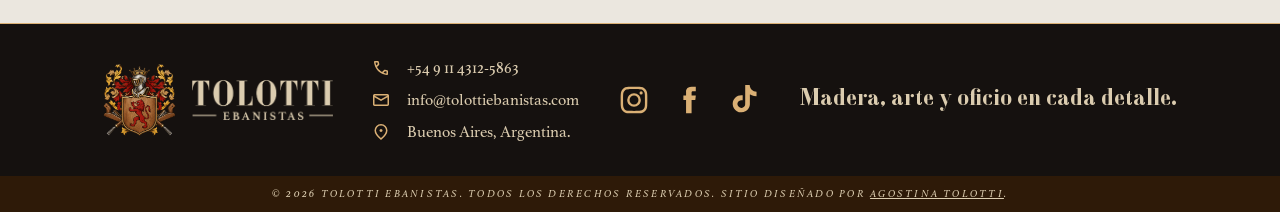
<file: pages/proyectos.html>
<!doctype html>
<html lang="es">
  <head>
    <meta charset="UTF-8" />
    <meta name="viewport" content="width=device-width, initial-scale=1.0" />
    <meta
      name="description"
      content="Portfolio de Tolotti Ebanistas: juegos de living, mobiliario señorial y piezas destacadas en caoba, roble y nogal, con las opiniones de nuestros clientes."
    />
    <meta
      name="keywords"
      content="portfolio de muebles, juegos de living, mobiliario señorial, muebles de caoba, muebles de roble, testimonios"
    />
    <title>Tolotti Ebanistas ⎮ Proyectos</title>
    <link
      href="https://cdn.jsdelivr.net/npm/bootstrap@5.3.8/dist/css/bootstrap.min.css"
      rel="stylesheet"
      integrity="sha384-sRIl4kxILFvY47J16cr9ZwB07vP4J8+LH7qKQnuqkuIAvNWLzeN8tE5YBujZqJLB"
      crossorigin="anonymous"
    />
    <link
      rel="stylesheet"
      href="https://cdnjs.cloudflare.com/ajax/libs/animate.css/4.1.1/animate.min.css"
    />
    <link href="https://unpkg.com/aos@2.3.1/dist/aos.css" rel="stylesheet" />
    <link rel="stylesheet" href="../styles/styles.css" />
  </head>

  <body>
    <header class="header-general">
      <nav class="navbar navbar-expand-md" data-bs-theme="dark">
        <div class="container-fluid">
          <a class="navbar-brand" href="../index.html">
            <img
              class="header-logo"
              src="../assets/images/logo/logo-2-negativo.png"
              alt="Logo de la marca Tolotti Ebanistas"
            />
          </a>
          <button
            class="navbar-toggler"
            type="button"
            data-bs-toggle="collapse"
            data-bs-target="#menu-principal"
            aria-controls="menu-principal"
            aria-expanded="false"
            aria-label="Abrir menú"
          >
            <span class="navbar-toggler-icon"></span>
          </button>
          <div class="collapse navbar-collapse" id="menu-principal">
            <ul class="navbar-nav header-nav">
              <li class="nav-item">
                <a class="nav-link" href="../index.html">Inicio</a>
              </li>
              <li class="nav-item">
                <a class="nav-link" href="./nosotros.html">Nosotros</a>
              </li>
              <li class="nav-item">
                <a class="nav-link" href="./servicios.html">Servicios</a>
              </li>
              <li class="nav-item">
                <a
                  class="nav-link active"
                  aria-current="page"
                  href="./proyectos.html"
                  >Proyectos</a
                >
              </li>
              <li class="nav-item">
                <a class="nav-link" href="./contacto.html">Contacto</a>
              </li>
            </ul>
          </div>
        </div>
      </nav>
    </header>

    <main>
      <article class="section-contenedor section-contenido proyectos-intro">
        <h1 class="animate__animated animate__fadeInDown animate__faster">
          Portfolio
        </h1>
        <p>
          Listos para amueblar palacios, adornar tu hogar o proveer a oficinas o
          grandes espacios con nuestros muebles. Nos especializamos en estilos
          clásicos y obras de marquetería o tallado profesional. Acá podes
          encontrar varios de nuestros trabajos hasta la fecha. Si te interesa
          un tipo de mueble en particular podes contactarnos para pedirnos los
          catálogos y para que puedas tomarlo como referencia para diseñar un
          mueble a tu medida.
        </p>
      </article>

      <section class="section-contenedor proyectos-testimonios">
        <ul class="testimonios-lista">
          <li class="testimonio" data-aos="flip-up">
            <img
              class="testimonio-avatar"
              src="../assets/images/clientes/cliente-1.png"
              alt="Ícono de una mujer elegante sentada."
            />
            <p class="cliente cuerpo-destacado">Agostina</p>
            <p class="opinion">
              "Teníamos un mueble viejo de mi abuela y queríamos conservarlo,
              pero adaptarlo a nuestra casa. El trabajo quedó increíble, parece
              otro mueble."
            </p>
          </li>

          <li class="testimonio testimonio-invertido" data-aos="flip-up">
            <img
              class="testimonio-avatar"
              src="../assets/images/clientes/cliente-4.png"
              alt="Ícono de un hombre con lentes sonriendo."
            />
            <p class="cliente cuerpo-destacado">Lautaro</p>
            <p class="opinion">
              “Les encargué todo el mobiliario de mi casa y se ocuparon de todo,
              hasta del transporte. Lo que más me gustó fue participar del
              proceso: me consultaban qué maderas y qué nudos quería a la
              vista.”
            </p>
          </li>

          <li class="testimonio" data-aos="flip-up">
            <img
              class="testimonio-avatar"
              src="../assets/images/clientes/cliente-3.png"
              alt="Ícono de una mujer pelirroja sonriendo."
            />
            <p class="cliente cuerpo-destacado">Camila</p>
            <p class="opinion">
              "Queríamos una biblioteca clásica, pero no encontrábamos nada que
              tuviera las medidas que necesitábamos. La hicieron a medida y
              quedó perfecta con el resto de los muebles."
            </p>
          </li>

          <li class="testimonio testimonio-invertido" data-aos="flip-up">
            <img
              class="testimonio-avatar"
              src="../assets/images/clientes/cliente-2.png"
              alt="Ícono de un hombre de traje en un subte."
            />
            <p class="cliente cuerpo-destacado">Pablo</p>
            <p class="opinion">
              "Encargamos una mesa y unas sillas para el comedor. Todo quedó tal
              cual lo habíamos pedido, incluso algunos detalles que pensábamos
              que no se iban a poder hacer."
            </p>
          </li>
        </ul>
      </section>
      <section class="section-contenedor proyectos-galeria">
        <h2 class="titulo-leones" data-aos="fade-up">Joyas destacadas</h2>
        <div
          id="carrusel-joyas"
          class="carousel slide joyas-galeria"
          data-aos="fade-up"
        >
          <div class="carousel-inner">
            <div class="carousel-item active">
              <div class="joyas-fila">
                <img
                  class="joyas-imagen"
                  src="../assets/images/muebles/mueble-00035.jpg"
                  alt="Repisa de pared tallada con candelabro"
                />
                <img
                  class="joyas-imagen"
                  src="../assets/images/muebles/mueble-00001.jpg"
                  alt="Mueble bajo de tres puertas con tallados."
                />
                <img
                  class="joyas-imagen"
                  src="../assets/images/muebles/mueble-00002.jpg"
                  alt="Cajonera recibidora"
                />
              </div>
            </div>
            <div class="carousel-item">
              <div class="joyas-fila">
                <img
                  class="joyas-imagen"
                  src="../assets/images/muebles/mueble-00001.jpg"
                  alt="Mueble bajo de tres puertas con tallados."
                />
                <img
                  class="joyas-imagen"
                  src="../assets/images/muebles/mueble-00002.jpg"
                  alt="Cajonera recibidora"
                />
                <img
                  class="joyas-imagen"
                  src="../assets/images/muebles/mueble-00003.jpg"
                  alt="Mesa recibidora"
                />
              </div>
            </div>
            <div class="carousel-item">
              <div class="joyas-fila">
                <img
                  class="joyas-imagen"
                  src="../assets/images/muebles/mueble-00002.jpg"
                  alt="Cajonera recibidora"
                />
                <img
                  class="joyas-imagen"
                  src="../assets/images/muebles/mueble-00003.jpg"
                  alt="Mesa recibidora"
                />
                <img
                  class="joyas-imagen"
                  src="../assets/images/muebles/mueble-00037.jpg"
                  alt="Detalle de esquina tallada con volutas"
                />
              </div>
            </div>
            <div class="carousel-item">
              <div class="joyas-fila">
                <img
                  class="joyas-imagen"
                  src="../assets/images/muebles/mueble-00003.jpg"
                  alt="Mesa recibidora"
                />
                <img
                  class="joyas-imagen"
                  src="../assets/images/muebles/mueble-00037.jpg"
                  alt="Detalle de esquina tallada con volutas"
                />
                <img
                  class="joyas-imagen"
                  src="../assets/images/muebles/mueble-00012.jpg"
                  alt="Escritorio con biblioteca tallada de pared completa"
                />
              </div>
            </div>
            <div class="carousel-item">
              <div class="joyas-fila">
                <img
                  class="joyas-imagen"
                  src="../assets/images/muebles/mueble-00037.jpg"
                  alt="Detalle de esquina tallada con volutas"
                />
                <img
                  class="joyas-imagen"
                  src="../assets/images/muebles/mueble-00012.jpg"
                  alt="Escritorio con biblioteca tallada de pared completa"
                />
                <img
                  class="joyas-imagen"
                  src="../assets/images/muebles/mueble-00031.jpg"
                  alt="Escritorio secreter con compartimentos y lámpara"
                />
              </div>
            </div>
            <div class="carousel-item">
              <div class="joyas-fila">
                <img
                  class="joyas-imagen"
                  src="../assets/images/muebles/mueble-00012.jpg"
                  alt="Escritorio con biblioteca tallada de pared completa"
                />
                <img
                  class="joyas-imagen"
                  src="../assets/images/muebles/mueble-00031.jpg"
                  alt="Escritorio secreter con compartimentos y lámpara"
                />
                <img
                  class="joyas-imagen"
                  src="../assets/images/muebles/mueble-00040.jpg"
                  alt="Detalle de marquetería con motivos florales"
                />
              </div>
            </div>
            <div class="carousel-item">
              <div class="joyas-fila">
                <img
                  class="joyas-imagen"
                  src="../assets/images/muebles/mueble-00031.jpg"
                  alt="Escritorio secreter con compartimentos y lámpara"
                />
                <img
                  class="joyas-imagen"
                  src="../assets/images/muebles/mueble-00040.jpg"
                  alt="Detalle de marquetería con motivos florales"
                />
                <img
                  class="joyas-imagen"
                  src="../assets/images/muebles/mueble-00032.jpg"
                  alt="Escritorio clásico con lámpara de bronce"
                />
              </div>
            </div>
            <div class="carousel-item">
              <div class="joyas-fila">
                <img
                  class="joyas-imagen"
                  src="../assets/images/muebles/mueble-00040.jpg"
                  alt="Detalle de marquetería con motivos florales"
                />
                <img
                  class="joyas-imagen"
                  src="../assets/images/muebles/mueble-00032.jpg"
                  alt="Escritorio clásico con lámpara de bronce"
                />
                <img
                  class="joyas-imagen"
                  src="../assets/images/muebles/mueble-00035.jpg"
                  alt="Repisa de pared tallada con candelabro"
                />
              </div>
            </div>
            <div class="carousel-item">
              <div class="joyas-fila">
                <img
                  class="joyas-imagen"
                  src="../assets/images/muebles/mueble-00032.jpg"
                  alt="Escritorio clásico con lámpara de bronce"
                />
                <img
                  class="joyas-imagen"
                  src="../assets/images/muebles/mueble-00035.jpg"
                  alt="Repisa de pared tallada con candelabro"
                />
                <img
                  class="joyas-imagen"
                  src="../assets/images/muebles/mueble-00001.jpg"
                  alt="Mueble bajo de tres puertas con tallados."
                />
              </div>
            </div>
          </div>
          <div class="carrusel-controles">
            <button
              type="button"
              data-bs-target="#carrusel-joyas"
              data-bs-slide="prev"
              aria-label="Anterior"
            >
              ‹
            </button>
            <button
              type="button"
              data-bs-target="#carrusel-joyas"
              data-bs-slide="next"
              aria-label="Siguiente"
            >
              ›
            </button>
          </div>
        </div>
      </section>
      <section class="section-contenedor proyectos-living">
        <h2>Juegos de living</h2>
        <div class="living-item" data-aos="fade-up">
          <img
            class="living-imagen"
            src="../assets/images/muebles/mueble-00011.jpg"
            alt="Juego de living de inspiración Luis XV"
          />
          <p class="living-descripcion">
            Juego de living de inspiración Luis XV, realizado en madera maciza
            de caoba con acabado satinado en tono caoba oscuro. La mesa central
            presenta un trabajo de marquetería en la tapa, con incrustaciones de
            raíz de nogal y detalles florales tallados a mano. Las patas
            cabriolé están decoradas con molduras y volutas, mientras que los
            sillones y sillas del juego presentan respaldos curvos y brazos
            torneados, con tapizado en terciopelo color burdeos. Los detalles
            ornamentales incluyen rosetas, motivos vegetales y remates en voluta
            tallados a mano.
          </p>
        </div>
        <div class="living-item living-item-invertido" data-aos="fade-up">
          <img
            class="living-imagen"
            src="../assets/images/muebles/mueble-00009.jpg"
            alt="Biblioteca modular de roble macizo"
          />
          <p class="living-descripcion">
            Biblioteca modular de roble macizo, con acabado en nogal oscuro,
            puertas y paneles decorados con talla artesanal de inspiración
            gótica. Cuenta con múltiples estantes, armarios de guardado y una
            ornamentada coronación central tallada a mano. Una pieza monumental
            diseñada para ocupar y vestir una pared completa.
          </p>
        </div>
        <div class="living-item" data-aos="fade-up">
          <img
            class="living-imagen"
            src="../assets/images/muebles/mueble-00038.jpg"
            alt="Mesa de living victoriana"
          />
          <p class="living-descripcion">
            Mesa de living de inspiración victoriana, realizada en madera maciza
            de nogal americano, con acabado satinado en tono nogal oscuro. La
            tapa circular presenta un trabajo de marquetería en piezas de nogal
            y raíz de nogal, formando un dibujo concéntrico que destaca la veta
            natural de la madera. El borde está trabajado con talla artesanal,
            mientras que la cintura incorpora paneles ornamentales con motivos
            vegetales, rosetas y detalles florales tallados a mano. El pie
            central torneado combina molduras y volúmenes curvos, rematado por
            una base de tres patas cabriolé con terminaciones en voluta.
          </p>
        </div>
      </section>
      <section class="section-contenedor proyectos-galeria">
        <h2 data-aos="fade-up">Mobiliario Señorial</h2>
        <div
          id="carrusel-senorial"
          class="carousel slide senorial-galeria"
          data-bs-ride="carousel"
          data-bs-interval="3000"
          data-aos="fade-up"
        >
          <div class="carousel-inner">
            <div class="carousel-item active">
              <div class="senorial-fila">
                <img
                  class="senorial-imagen"
                  src="../assets/images/muebles/mueble-00034.jpg"
                  alt="Biblioteca abierta con coronación tallada"
                />
                <img
                  class="senorial-imagen"
                  src="../assets/images/muebles/mueble-00004.jpg"
                  alt="Biblioteca vitrina con puerta de vidrio y columnas talladas"
                />
                <img
                  class="senorial-imagen"
                  src="../assets/images/muebles/mueble-00005.jpg"
                  alt="Cajonera moderna con tallados en los cajones superiores"
                />
              </div>
            </div>
            <div class="carousel-item">
              <div class="senorial-fila">
                <img
                  class="senorial-imagen"
                  src="../assets/images/muebles/mueble-00004.jpg"
                  alt="Biblioteca vitrina con puerta de vidrio y columnas talladas"
                />
                <img
                  class="senorial-imagen"
                  src="../assets/images/muebles/mueble-00005.jpg"
                  alt="Cajonera moderna con tallados en los cajones superiores"
                />
                <img
                  class="senorial-imagen"
                  src="../assets/images/muebles/mueble-00006.jpg"
                  alt="Puerta curva doble con marco tallado y vitró transparente"
                />
              </div>
            </div>
            <div class="carousel-item">
              <div class="senorial-fila">
                <img
                  class="senorial-imagen"
                  src="../assets/images/muebles/mueble-00005.jpg"
                  alt="Cajonera moderna con tallados en los cajones superiores"
                />
                <img
                  class="senorial-imagen"
                  src="../assets/images/muebles/mueble-00006.jpg"
                  alt="Puerta curva doble con marco tallado y vitró transparente"
                />
                <img
                  class="senorial-imagen"
                  src="../assets/images/muebles/mueble-00007.jpg"
                  alt="Pata de mesa tallada como garra de león"
                />
              </div>
            </div>
            <div class="carousel-item">
              <div class="senorial-fila">
                <img
                  class="senorial-imagen"
                  src="../assets/images/muebles/mueble-00006.jpg"
                  alt="Puerta curva doble con marco tallado y vitró transparente"
                />
                <img
                  class="senorial-imagen"
                  src="../assets/images/muebles/mueble-00007.jpg"
                  alt="Pata de mesa tallada como garra de león"
                />
                <img
                  class="senorial-imagen"
                  src="../assets/images/muebles/mueble-00010.jpg"
                  alt="Mueble de living tipo rack con puertas y cajones"
                />
              </div>
            </div>
            <div class="carousel-item">
              <div class="senorial-fila">
                <img
                  class="senorial-imagen"
                  src="../assets/images/muebles/mueble-00007.jpg"
                  alt="Pata de mesa tallada como garra de león"
                />
                <img
                  class="senorial-imagen"
                  src="../assets/images/muebles/mueble-00010.jpg"
                  alt="Mueble de living tipo rack con puertas y cajones"
                />
                <img
                  class="senorial-imagen"
                  src="../assets/images/muebles/mueble-00008.jpg"
                  alt="Vajillero con estantes y paneles tallados"
                />
              </div>
            </div>
            <div class="carousel-item">
              <div class="senorial-fila">
                <img
                  class="senorial-imagen"
                  src="../assets/images/muebles/mueble-00010.jpg"
                  alt="Mueble de living tipo rack con puertas y cajones"
                />
                <img
                  class="senorial-imagen"
                  src="../assets/images/muebles/mueble-00008.jpg"
                  alt="Vajillero con estantes y paneles tallados"
                />
                <img
                  class="senorial-imagen"
                  src="../assets/images/muebles/mueble-00030.jpg"
                  alt="Mueble alto con tallados góticos"
                />
              </div>
            </div>
            <div class="carousel-item">
              <div class="senorial-fila">
                <img
                  class="senorial-imagen"
                  src="../assets/images/muebles/mueble-00008.jpg"
                  alt="Vajillero con estantes y paneles tallados"
                />
                <img
                  class="senorial-imagen"
                  src="../assets/images/muebles/mueble-00030.jpg"
                  alt="Mueble alto con tallados góticos"
                />
                <img
                  class="senorial-imagen"
                  src="../assets/images/muebles/mueble-00029.jpg"
                  alt="Biblioteca vitrina de pared completa con columnas talladas"
                />
              </div>
            </div>
            <div class="carousel-item">
              <div class="senorial-fila">
                <img
                  class="senorial-imagen"
                  src="../assets/images/muebles/mueble-00030.jpg"
                  alt="Mueble alto con tallados góticos"
                />
                <img
                  class="senorial-imagen"
                  src="../assets/images/muebles/mueble-00029.jpg"
                  alt="Biblioteca vitrina de pared completa con columnas talladas"
                />
                <img
                  class="senorial-imagen"
                  src="../assets/images/muebles/mueble-00034.jpg"
                  alt="Biblioteca abierta con coronación tallada"
                />
              </div>
            </div>
            <div class="carousel-item">
              <div class="senorial-fila">
                <img
                  class="senorial-imagen"
                  src="../assets/images/muebles/mueble-00029.jpg"
                  alt="Biblioteca vitrina de pared completa con columnas talladas"
                />
                <img
                  class="senorial-imagen"
                  src="../assets/images/muebles/mueble-00034.jpg"
                  alt="Biblioteca abierta con coronación tallada"
                />
                <img
                  class="senorial-imagen"
                  src="../assets/images/muebles/mueble-00004.jpg"
                  alt="Biblioteca vitrina con puerta de vidrio y columnas talladas"
                />
              </div>
            </div>
          </div>
          <div class="carrusel-controles">
            <button
              type="button"
              data-bs-target="#carrusel-senorial"
              data-bs-slide="prev"
              aria-label="Anterior"
            >
              ‹
            </button>
            <button
              type="button"
              data-bs-target="#carrusel-senorial"
              data-bs-slide="next"
              aria-label="Siguiente"
            >
              ›
            </button>
          </div>
        </div>
      </section>
    </main>

    <footer>
      <div class="footer-top">
        <div class="footer-logos">
          <img
            class="footer-isotipo"
            src="../assets/images/logo/logo-3.png"
            alt="Logo ilustrado de la marca Tolotti Ebanistas"
          />
          <img
            class="footer-imagotipo"
            src="../assets/images/logo/logo-2-negativo.png"
            alt="Logo ilustrado de la marca Tolotti Ebanistas"
          />
        </div>

        <div class="footer-contenedor">
          <div class="footer-info">
            <svg
              xmlns="http://www.w3.org/2000/svg"
              height="20px"
              viewBox="0 -960 960 960"
              width="20px"
              fill="#dab075"
            >
              <path
                d="M763-145q-121-9-229.5-59.5T339-341q-86-86-135.5-194T144-764q-2-21 12.29-36.5Q170.57-816 192-816h136q17 0 29.5 10.5T374-779l24 106q2 13-1.5 25T385-628l-97 98q20 38 46 73t57.97 65.98Q422-361 456-335.5q34 25.5 72 45.5l99-96q8-8 20-11.5t25-1.5l107 23q17 5 27 17.5t10 29.5v136q0 21.43-16 35.71Q784-143 763-145ZM255-600l70-70-17.16-74H218q5 38 14 73.5t23 70.5Zm344 344q35.1 14.24 71.55 22.62Q707-225 744-220v-90l-75-16-70 70ZM255-600Zm344 344Z"
              />
            </svg>
            <p>+54 9 11 4312-5863</p>
          </div>

          <div class="footer-info">
            <svg
              xmlns="http://www.w3.org/2000/svg"
              height="20px"
              viewBox="0 -960 960 960"
              width="20px"
              fill="#dab075"
            >
              <path
                d="M168-192q-29.7 0-50.85-21.16Q96-234.32 96-264.04v-432.24Q96-726 117.15-747T168-768h624q29.7 0 50.85 21.16Q864-725.68 864-695.96v432.24Q864-234 842.85-213T792-192H168Zm312-240L168-611v347h624v-347L480-432Zm0-85 312-179H168l312 179Zm-312-94v-85 432-347Z"
              />
            </svg>
            <p>info@tolottiebanistas.com</p>
          </div>

          <div class="footer-info">
            <svg
              xmlns="http://www.w3.org/2000/svg"
              height="20px"
              viewBox="0 -960 960 960"
              width="20px"
              fill="#dab075"
            >
              <path
                d="M531-501q21-21 21-51t-21-51q-21-21-51-21t-51 21q-21 21-21 51t21 51q21 21 51 21t51-21Zm-51 310q119-107 179.5-197T720-549q0-105-68.5-174T480-792q-103 0-171.5 69T240-549q0 71 60.5 161T480-191Zm0 95Q323-227 245.5-339.5T168-549q0-134 89-224.5T480-864q133 0 222.5 90.5T792-549q0 97-77 209T480-96Zm0-456Z"
              />
            </svg>
            <p>Buenos Aires, Argentina.</p>
          </div>
        </div>

        <div class="footer-redes">
          <a
            href="https://github.com/agostinatolotti"
            target="_blank"
            aria-label="Instagram ficticio: ver el GitHub de Agostina Tolotti"
          >
            <svg viewBox="0 0 24 24" xmlns="http://www.w3.org/2000/svg">
              <path
                d="M17.34,5.46h0a1.2,1.2,0,1,0,1.2,1.2A1.2,1.2,0,0,0,17.34,5.46Zm4.6,2.42a7.59,7.59,0,0,0-.46-2.43,4.94,4.94,0,0,0-1.16-1.77,4.7,4.7,0,0,0-1.77-1.15,7.3,7.3,0,0,0-2.43-.47C15.06,2,14.72,2,12,2s-3.06,0-4.12.06a7.3,7.3,0,0,0-2.43.47A4.78,4.78,0,0,0,3.68,3.68,4.7,4.7,0,0,0,2.53,5.45a7.3,7.3,0,0,0-.47,2.43C2,8.94,2,9.28,2,12s0,3.06.06,4.12a7.3,7.3,0,0,0,.47,2.43,4.7,4.7,0,0,0,1.15,1.77,4.78,4.78,0,0,0,1.77,1.15,7.3,7.3,0,0,0,2.43.47C8.94,22,9.28,22,12,22s3.06,0,4.12-.06a7.3,7.3,0,0,0,2.43-.47,4.7,4.7,0,0,0,1.77-1.15,4.85,4.85,0,0,0,1.16-1.77,7.59,7.59,0,0,0,.46-2.43c0-1.06.06-1.4.06-4.12S22,8.94,21.94,7.88ZM20.14,16a5.61,5.61,0,0,1-.34,1.86,3.06,3.06,0,0,1-.75,1.15,3.19,3.19,0,0,1-1.15.75,5.61,5.61,0,0,1-1.86.34c-1,.05-1.37.06-4,.06s-3,0-4-.06A5.73,5.73,0,0,1,6.1,19.8,3.27,3.27,0,0,1,5,19.05a3,3,0,0,1-.74-1.15A5.54,5.54,0,0,1,3.86,16c0-1-.06-1.37-.06-4s0-3,.06-4A5.54,5.54,0,0,1,4.21,6.1,3,3,0,0,1,5,5,3.14,3.14,0,0,1,6.1,4.2,5.73,5.73,0,0,1,8,3.86c1,0,1.37-.06,4-.06s3,0,4,.06a5.61,5.61,0,0,1,1.86.34A3.06,3.06,0,0,1,19.05,5,3.06,3.06,0,0,1,19.8,6.1,5.61,5.61,0,0,1,20.14,8c.05,1,.06,1.37.06,4S20.19,15,20.14,16ZM12,6.87A5.13,5.13,0,1,0,17.14,12,5.12,5.12,0,0,0,12,6.87Zm0,8.46A3.33,3.33,0,1,1,15.33,12,3.33,3.33,0,0,1,12,15.33Z"
              />
            </svg>
          </a>
          <a
            href="https://github.com/agostinatolotti"
            target="_blank"
            aria-label="Facebook ficticio: ver el GitHub de Agostina Tolotti"
          >
            <svg
              viewBox="-7 -2 24 24"
              xmlns="http://www.w3.org/2000/svg"
              preserveAspectRatio="xMinYMin"
            >
              <path
                d="M2.046 3.865v2.748H.032v3.36h2.014v9.986H6.18V9.974h2.775s.26-1.611.386-3.373H6.197V4.303c0-.343.45-.805.896-.805h2.254V0H6.283c-4.34 0-4.237 3.363-4.237 3.865z"
              />
            </svg>
          </a>
          <a
            href="https://github.com/agostinatolotti"
            target="_blank"
            aria-label="TikTok ficticio: ver el GitHub de Agostina Tolotti"
          >
            <svg
              viewBox="0 0 35 35"
              version="1.1"
              xmlns="http://www.w3.org/2000/svg"
            >
              <path
                d="M16.656 1.029c1.637-0.025 3.262-0.012 4.886-0.025 0.054 2.031 0.878 3.859 2.189 5.213l-0.002-0.002c1.411 1.271 3.247 2.095 5.271 2.235l0.028 0.002v5.036c-1.912-0.048-3.71-0.489-5.331-1.247l0.082 0.034c-0.784-0.377-1.447-0.764-2.077-1.196l0.052 0.034c-0.012 3.649 0.012 7.298-0.025 10.934-0.103 1.853-0.719 3.543-1.707 4.954l0.020-0.031c-1.652 2.366-4.328 3.919-7.371 4.011l-0.014 0c-0.123 0.006-0.268 0.009-0.414 0.009-1.73 0-3.347-0.482-4.725-1.319l0.040 0.023c-2.508-1.509-4.238-4.091-4.558-7.094l-0.004-0.041c-0.025-0.625-0.037-1.25-0.012-1.862 0.49-4.779 4.494-8.476 9.361-8.476 0.547 0 1.083 0.047 1.604 0.136l-0.056-0.008c0.025 1.849-0.050 3.699-0.050 5.548-0.423-0.153-0.911-0.242-1.42-0.242-1.868 0-3.457 1.194-4.045 2.861l-0.009 0.030c-0.133 0.427-0.21 0.918-0.21 1.426 0 0.206 0.013 0.41 0.037 0.61l-0.002-0.024c0.332 2.046 2.086 3.59 4.201 3.59 0.061 0 0.121-0.001 0.181-0.004l-0.009 0c1.463-0.044 2.733-0.831 3.451-1.994l0.010-0.018c0.267-0.372 0.45-0.822 0.511-1.311l0.001-0.014c0.125-2.237 0.075-4.461 0.087-6.698 0.012-5.036-0.012-10.060 0.025-15.083z"
              ></path>
            </svg>
          </a>
        </div>

        <div class="footer-eslogan">
          <p>Madera, arte y oficio en cada detalle.</p>
        </div>
      </div>
      <div class="footer-bottom">
        <p>
          © 2026 Tolotti Ebanistas. Todos los derechos reservados. Sitio
          diseñado por
          <a href="https://github.com/agostinatolotti" target="_blank"
            >Agostina Tolotti</a
          >.
        </p>
      </div>
    </footer>
    <script
      src="https://cdn.jsdelivr.net/npm/bootstrap@5.3.8/dist/js/bootstrap.bundle.min.js"
      integrity="sha384-FKyoEForCGlyvwx9Hj09JcYn3nv7wiPVlz7YYwJrWVcXK/BmnVDxM+D2scQbITxI"
      crossorigin="anonymous"
    ></script>
    <script src="https://unpkg.com/aos@2.3.1/dist/aos.js"></script>
    <script>
      AOS.init({
        duration: 400,
        easing: "ease-out",
        once: true,
        offset: 50,
        startEvent: "load",
      });
    </script>
  </body>
</html>
</file>
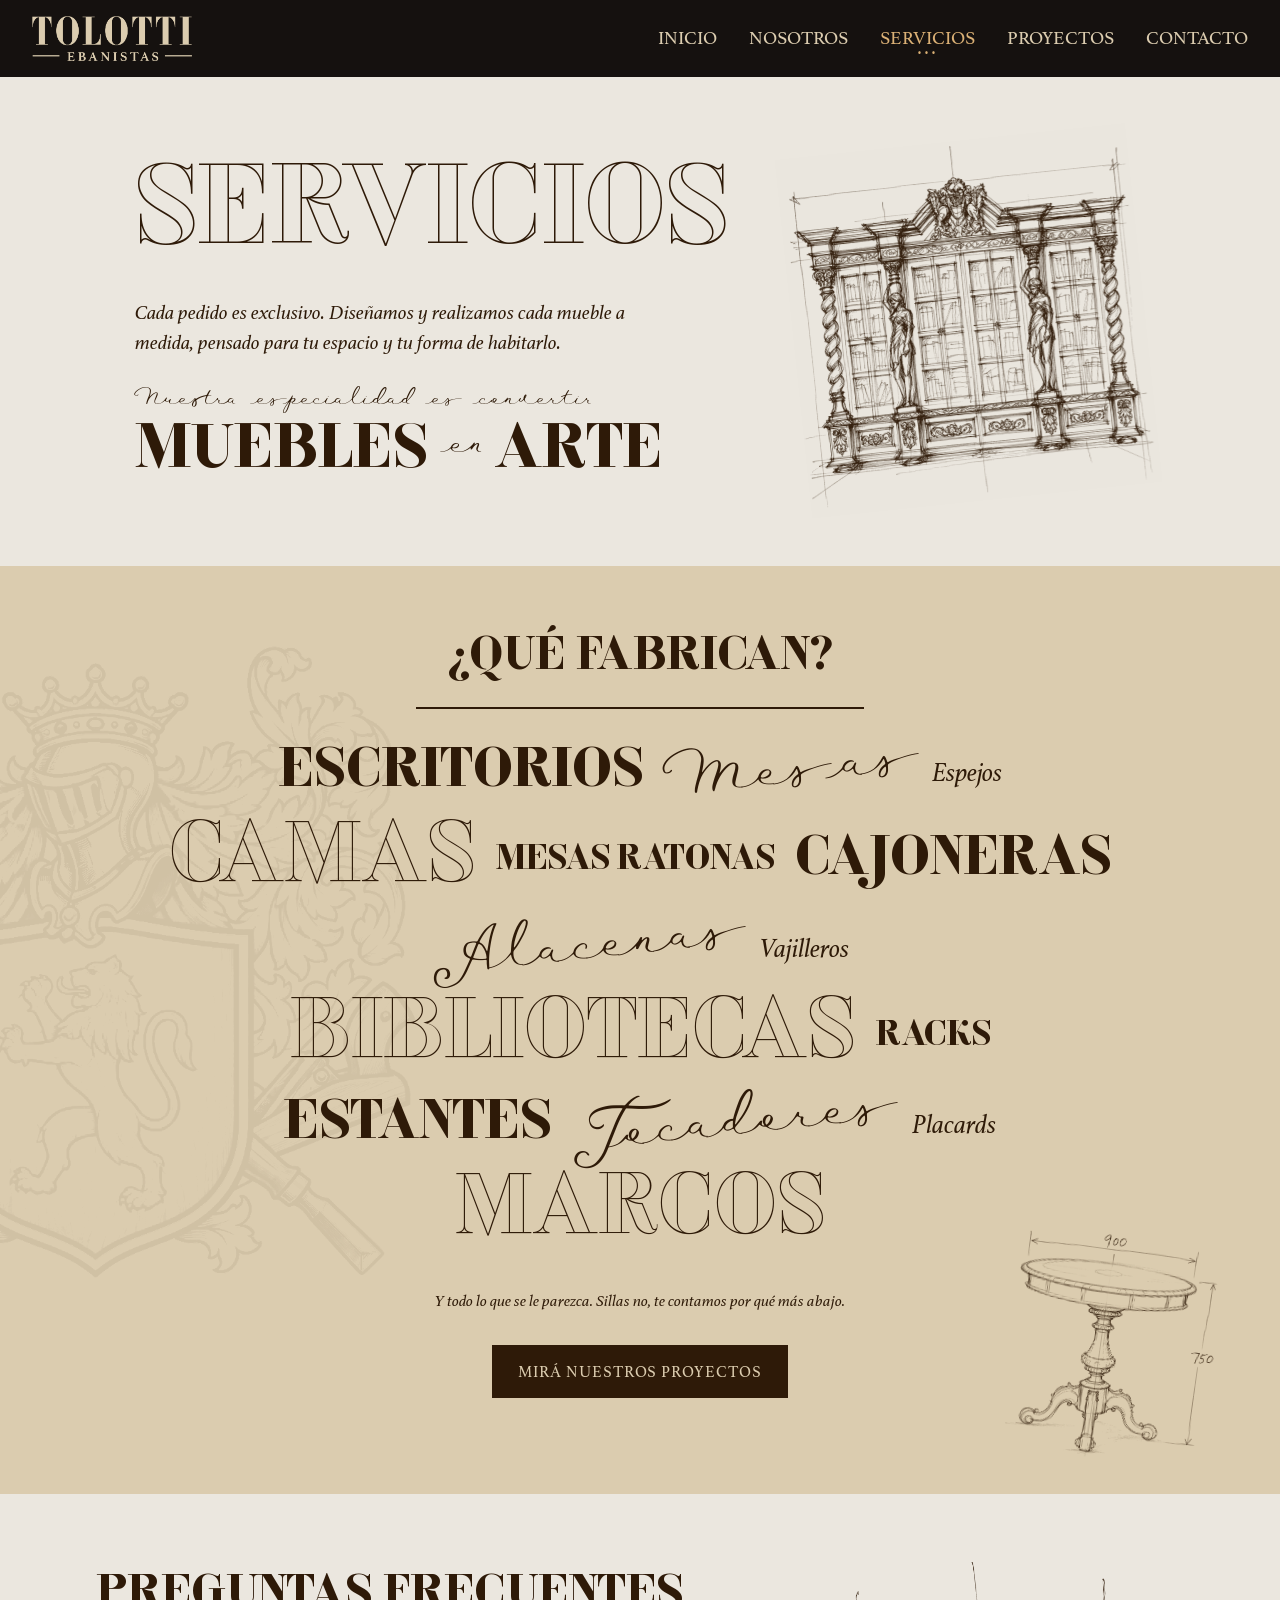
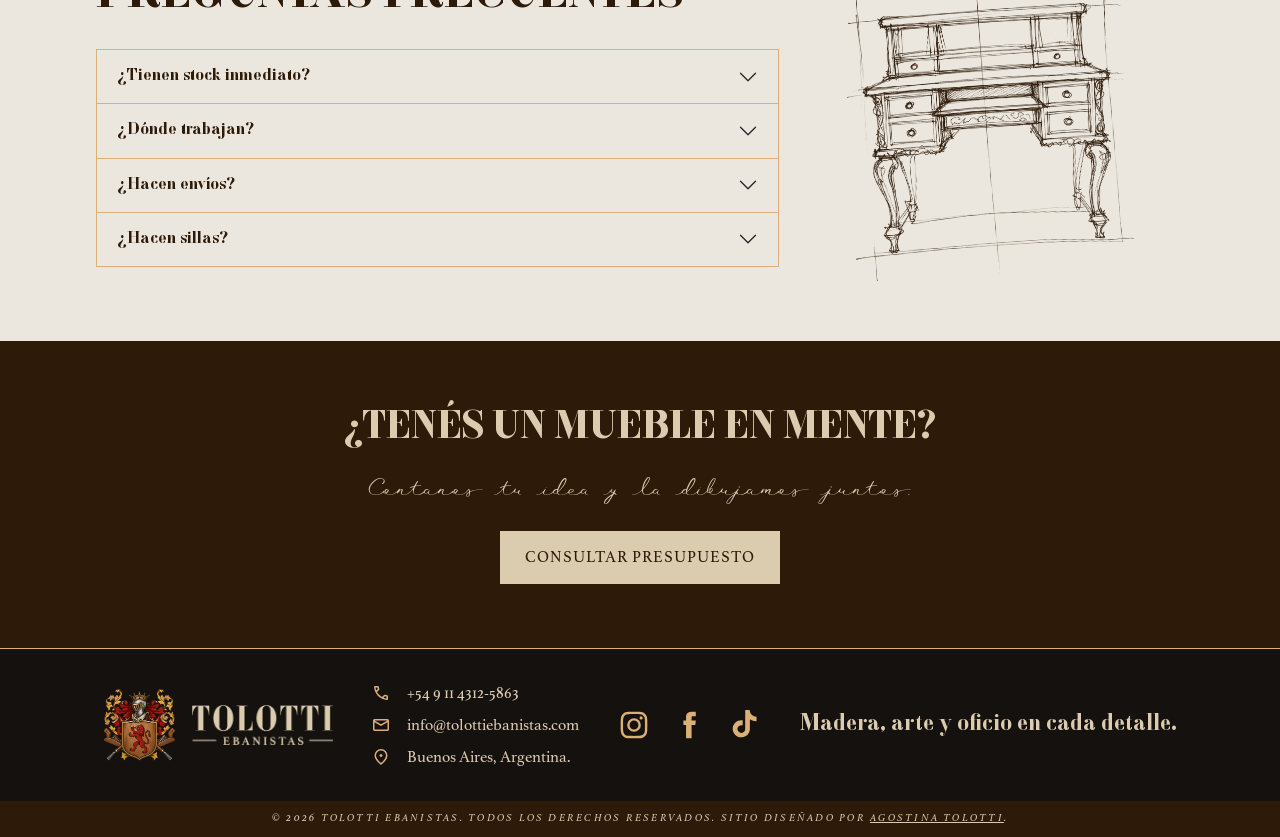
<file: pages/servicios.html>
<!doctype html>
<html lang="es">
  <head>
    <meta charset="UTF-8" />
    <meta name="viewport" content="width=device-width, initial-scale=1.0" />
    <meta
      name="description"
      content="Diseñamos y fabricamos muebles a medida en madera maciza: bibliotecas, mesas, escritorios y más. Conocé qué hacemos y las respuestas a las preguntas frecuentes."
    />
    <meta
      name="keywords"
      content="muebles a medida, diseño de muebles, fabricación artesanal, madera maciza, bibliotecas, mesas, preguntas frecuentes"
    />
    <title>Tolotti Ebanistas ⎮ Servicios</title>
    <link
      href="https://cdn.jsdelivr.net/npm/bootstrap@5.3.8/dist/css/bootstrap.min.css"
      rel="stylesheet"
      integrity="sha384-sRIl4kxILFvY47J16cr9ZwB07vP4J8+LH7qKQnuqkuIAvNWLzeN8tE5YBujZqJLB"
      crossorigin="anonymous"
    />
    <link
      rel="stylesheet"
      href="https://cdnjs.cloudflare.com/ajax/libs/animate.css/4.1.1/animate.min.css"
    />
    <link href="https://unpkg.com/aos@2.3.1/dist/aos.css" rel="stylesheet" />
    <link rel="stylesheet" href="../styles/styles.css" />
  </head>

  <body>
    <header class="header-general">
      <nav class="navbar navbar-expand-md" data-bs-theme="dark">
        <div class="container-fluid">
          <a class="navbar-brand" href="../index.html">
            <img
              class="header-logo"
              src="../assets/images/logo/logo-2-negativo.png"
              alt="Logo de la marca Tolotti Ebanistas"
            />
          </a>
          <button
            class="navbar-toggler"
            type="button"
            data-bs-toggle="collapse"
            data-bs-target="#menu-principal"
            aria-controls="menu-principal"
            aria-expanded="false"
            aria-label="Abrir menú"
          >
            <span class="navbar-toggler-icon"></span>
          </button>
          <div class="collapse navbar-collapse" id="menu-principal">
            <ul class="navbar-nav header-nav">
              <li class="nav-item">
                <a class="nav-link" href="../index.html">Inicio</a>
              </li>
              <li class="nav-item">
                <a class="nav-link" href="./nosotros.html">Nosotros</a>
              </li>
              <li class="nav-item">
                <a
                  class="nav-link active"
                  aria-current="page"
                  href="./servicios.html"
                  >Servicios</a
                >
              </li>
              <li class="nav-item">
                <a class="nav-link" href="./proyectos.html">Proyectos</a>
              </li>
              <li class="nav-item">
                <a class="nav-link" href="./contacto.html">Contacto</a>
              </li>
            </ul>
          </div>
        </div>
      </nav>
    </header>

    <main class="servicios">
      <section class="section-contenedor servicios-intro">
        <div class="servicios-intro-texto">
          <h1 class="animate__animated animate__fadeInDown animate__faster">
            Servicios
          </h1>
          <p class="servicios-intro-bajada">
            Cada pedido es exclusivo. Diseñamos y realizamos cada mueble a
            medida, pensado para tu espacio y tu forma de habitarlo.
          </p>
          <p class="servicios-intro-especialidad">
            Nuestra especialidad es convertir
            <span
              >muebles <span class="especialidad-conector">en</span> arte</span
            >
          </p>
        </div>
        <img
          class="servicios-deco servicios-deco-biblioteca"
          src="../assets/images/decorative/deco-4.png"
          alt="Imagen decorativa de un boceto a mano de una biblioteca señorial."
        />
      </section>

      <section class="section-contenedor fabricamos">
        <h2 data-aos="fade-up">¿Qué fabrican?</h2>
        <ul class="fabricamos-nube">
          <li data-aos="zoom-in"><span>Escritorios</span></li>
          <li data-aos="flip-up" data-aos-delay="50"><span>Mesas</span></li>
          <li data-aos="fade-down" data-aos-delay="100">
            <span>Espejos</span>
          </li>
          <li data-aos="zoom-out" data-aos-delay="150"><span>Camas</span></li>
          <li data-aos="fade-up-right" data-aos-delay="200">
            <span>Mesas ratonas</span>
          </li>
          <li data-aos="flip-left" data-aos-delay="250">
            <span>Cajoneras</span>
          </li>
          <li data-aos="zoom-in-up" data-aos-delay="300">
            <span>Alacenas</span>
          </li>
          <li data-aos="fade-down-left" data-aos-delay="350">
            <span>Vajilleros</span>
          </li>
          <li data-aos="flip-down" data-aos-delay="400">
            <span>Bibliotecas</span>
          </li>
          <li data-aos="zoom-in-down" data-aos-delay="450">
            <span>Racks</span>
          </li>
          <li data-aos="fade-up-left" data-aos-delay="500">
            <span>Estantes</span>
          </li>
          <li data-aos="flip-right" data-aos-delay="550">
            <span>Tocadores</span>
          </li>
          <li data-aos="zoom-out-up" data-aos-delay="600">
            <span>Placards</span>
          </li>
          <li data-aos="fade-down-right" data-aos-delay="650">
            <span>Marcos</span>
          </li>
        </ul>
        <p class="fabricamos-nota" data-aos="fade-up">
          Y todo lo que se le parezca. Sillas no, te contamos por qué más abajo.
        </p>
        <a href="./proyectos.html" class="boton">Mirá nuestros proyectos</a>
        <img
          class="servicios-deco servicios-deco-mesa"
          src="../assets/images/decorative/deco-3.png"
          alt="Imagen decorativa de un boceto a mano de una mesa redonda con medidas."
        />
      </section>

      <section class="section-contenedor preguntas">
        <div class="preguntas-texto" data-aos="fade-up">
          <h2>Preguntas frecuentes</h2>
          <div class="accordion preguntas-acordeon" id="preguntas">
            <div class="accordion-item">
              <h3 class="accordion-header">
                <button
                  class="accordion-button collapsed"
                  type="button"
                  data-bs-toggle="collapse"
                  data-bs-target="#pregunta-stock"
                  aria-expanded="false"
                  aria-controls="pregunta-stock"
                >
                  ¿Tienen stock inmediato?
                </button>
              </h3>
              <div
                id="pregunta-stock"
                class="accordion-collapse collapse"
                data-bs-parent="#preguntas"
              >
                <p class="accordion-body">
                  No trabajamos con local ni stock, pero publicamos un mueble
                  cada domingo a las 00 h en nuestra web. Podés reservarlo por
                  nuestros canales oficiales.
                </p>
              </div>
            </div>
            <div class="accordion-item">
              <h3 class="accordion-header">
                <button
                  class="accordion-button collapsed"
                  type="button"
                  data-bs-toggle="collapse"
                  data-bs-target="#pregunta-taller"
                  aria-expanded="false"
                  aria-controls="pregunta-taller"
                >
                  ¿Dónde trabajan?
                </button>
              </h3>
              <div
                id="pregunta-taller"
                class="accordion-collapse collapse"
                data-bs-parent="#preguntas"
              >
                <p class="accordion-body">
                  Nuestro taller está en Barrio Norte, CABA, donde diseñamos y
                  realizamos cada pieza.
                </p>
              </div>
            </div>
            <div class="accordion-item">
              <h3 class="accordion-header">
                <button
                  class="accordion-button collapsed"
                  type="button"
                  data-bs-toggle="collapse"
                  data-bs-target="#pregunta-envios"
                  aria-expanded="false"
                  aria-controls="pregunta-envios"
                >
                  ¿Hacen envíos?
                </button>
              </h3>
              <div
                id="pregunta-envios"
                class="accordion-collapse collapse"
                data-bs-parent="#preguntas"
              >
                <p class="accordion-body">
                  No ofrecemos traslado, pero te recomendamos fleteros de
                  confianza para que tu mueble llegue seguro a cualquier parte
                  del país.
                </p>
              </div>
            </div>
            <div class="accordion-item">
              <h3 class="accordion-header">
                <button
                  class="accordion-button collapsed"
                  type="button"
                  data-bs-toggle="collapse"
                  data-bs-target="#pregunta-sillas"
                  aria-expanded="false"
                  aria-controls="pregunta-sillas"
                >
                  ¿Hacen sillas?
                </button>
              </h3>
              <div
                id="pregunta-sillas"
                class="accordion-collapse collapse"
                data-bs-parent="#preguntas"
              >
                <p class="accordion-body">
                  No. Una silla soporta peso y movimiento todos los días, y para
                  que tenga la misma calidad que el resto de nuestros muebles la
                  tiene que hacer un sillero, que es un oficio en sí mismo. Si
                  necesitás sillas, te recomendamos uno de confianza.
                </p>
              </div>
            </div>
          </div>
        </div>
        <img
          class="servicios-deco servicios-deco-escritorio"
          src="../assets/images/decorative/deco-2.png"
          alt="Imagen decorativa de un boceto a mano de un escritorio con cajones."
        />
      </section>

      <section class="section-contenedor servicios-cierre">
        <h2 data-aos="fade-up">¿Tenés un mueble en mente?</h2>
        <p data-aos="fade-up">Contanos tu idea y la dibujamos juntos.</p>
        <a href="./contacto.html" class="boton">Consultar presupuesto</a>
      </section>
    </main>

    <footer>
      <div class="footer-top">
        <div class="footer-logos">
          <img
            class="footer-isotipo"
            src="../assets/images/logo/logo-3.png"
            alt="Logo ilustrado de la marca Tolotti Ebanistas"
          />
          <img
            class="footer-imagotipo"
            src="../assets/images/logo/logo-2-negativo.png"
            alt="Logo ilustrado de la marca Tolotti Ebanistas"
          />
        </div>

        <div class="footer-contenedor">
          <div class="footer-info">
            <svg
              xmlns="http://www.w3.org/2000/svg"
              height="20px"
              viewBox="0 -960 960 960"
              width="20px"
              fill="#dab075"
            >
              <path
                d="M763-145q-121-9-229.5-59.5T339-341q-86-86-135.5-194T144-764q-2-21 12.29-36.5Q170.57-816 192-816h136q17 0 29.5 10.5T374-779l24 106q2 13-1.5 25T385-628l-97 98q20 38 46 73t57.97 65.98Q422-361 456-335.5q34 25.5 72 45.5l99-96q8-8 20-11.5t25-1.5l107 23q17 5 27 17.5t10 29.5v136q0 21.43-16 35.71Q784-143 763-145ZM255-600l70-70-17.16-74H218q5 38 14 73.5t23 70.5Zm344 344q35.1 14.24 71.55 22.62Q707-225 744-220v-90l-75-16-70 70ZM255-600Zm344 344Z"
              />
            </svg>
            <p>+54 9 11 4312-5863</p>
          </div>

          <div class="footer-info">
            <svg
              xmlns="http://www.w3.org/2000/svg"
              height="20px"
              viewBox="0 -960 960 960"
              width="20px"
              fill="#dab075"
            >
              <path
                d="M168-192q-29.7 0-50.85-21.16Q96-234.32 96-264.04v-432.24Q96-726 117.15-747T168-768h624q29.7 0 50.85 21.16Q864-725.68 864-695.96v432.24Q864-234 842.85-213T792-192H168Zm312-240L168-611v347h624v-347L480-432Zm0-85 312-179H168l312 179Zm-312-94v-85 432-347Z"
              />
            </svg>
            <p>info@tolottiebanistas.com</p>
          </div>

          <div class="footer-info">
            <svg
              xmlns="http://www.w3.org/2000/svg"
              height="20px"
              viewBox="0 -960 960 960"
              width="20px"
              fill="#dab075"
            >
              <path
                d="M531-501q21-21 21-51t-21-51q-21-21-51-21t-51 21q-21 21-21 51t21 51q21 21 51 21t51-21Zm-51 310q119-107 179.5-197T720-549q0-105-68.5-174T480-792q-103 0-171.5 69T240-549q0 71 60.5 161T480-191Zm0 95Q323-227 245.5-339.5T168-549q0-134 89-224.5T480-864q133 0 222.5 90.5T792-549q0 97-77 209T480-96Zm0-456Z"
              />
            </svg>
            <p>Buenos Aires, Argentina.</p>
          </div>
        </div>

        <div class="footer-redes">
          <a
            href="https://github.com/agostinatolotti"
            target="_blank"
            aria-label="Instagram ficticio: ver el GitHub de Agostina Tolotti"
          >
            <svg viewBox="0 0 24 24" xmlns="http://www.w3.org/2000/svg">
              <path
                d="M17.34,5.46h0a1.2,1.2,0,1,0,1.2,1.2A1.2,1.2,0,0,0,17.34,5.46Zm4.6,2.42a7.59,7.59,0,0,0-.46-2.43,4.94,4.94,0,0,0-1.16-1.77,4.7,4.7,0,0,0-1.77-1.15,7.3,7.3,0,0,0-2.43-.47C15.06,2,14.72,2,12,2s-3.06,0-4.12.06a7.3,7.3,0,0,0-2.43.47A4.78,4.78,0,0,0,3.68,3.68,4.7,4.7,0,0,0,2.53,5.45a7.3,7.3,0,0,0-.47,2.43C2,8.94,2,9.28,2,12s0,3.06.06,4.12a7.3,7.3,0,0,0,.47,2.43,4.7,4.7,0,0,0,1.15,1.77,4.78,4.78,0,0,0,1.77,1.15,7.3,7.3,0,0,0,2.43.47C8.94,22,9.28,22,12,22s3.06,0,4.12-.06a7.3,7.3,0,0,0,2.43-.47,4.7,4.7,0,0,0,1.77-1.15,4.85,4.85,0,0,0,1.16-1.77,7.59,7.59,0,0,0,.46-2.43c0-1.06.06-1.4.06-4.12S22,8.94,21.94,7.88ZM20.14,16a5.61,5.61,0,0,1-.34,1.86,3.06,3.06,0,0,1-.75,1.15,3.19,3.19,0,0,1-1.15.75,5.61,5.61,0,0,1-1.86.34c-1,.05-1.37.06-4,.06s-3,0-4-.06A5.73,5.73,0,0,1,6.1,19.8,3.27,3.27,0,0,1,5,19.05a3,3,0,0,1-.74-1.15A5.54,5.54,0,0,1,3.86,16c0-1-.06-1.37-.06-4s0-3,.06-4A5.54,5.54,0,0,1,4.21,6.1,3,3,0,0,1,5,5,3.14,3.14,0,0,1,6.1,4.2,5.73,5.73,0,0,1,8,3.86c1,0,1.37-.06,4-.06s3,0,4,.06a5.61,5.61,0,0,1,1.86.34A3.06,3.06,0,0,1,19.05,5,3.06,3.06,0,0,1,19.8,6.1,5.61,5.61,0,0,1,20.14,8c.05,1,.06,1.37.06,4S20.19,15,20.14,16ZM12,6.87A5.13,5.13,0,1,0,17.14,12,5.12,5.12,0,0,0,12,6.87Zm0,8.46A3.33,3.33,0,1,1,15.33,12,3.33,3.33,0,0,1,12,15.33Z"
              />
            </svg>
          </a>
          <a
            href="https://github.com/agostinatolotti"
            target="_blank"
            aria-label="Facebook ficticio: ver el GitHub de Agostina Tolotti"
          >
            <svg
              viewBox="-7 -2 24 24"
              xmlns="http://www.w3.org/2000/svg"
              preserveAspectRatio="xMinYMin"
            >
              <path
                d="M2.046 3.865v2.748H.032v3.36h2.014v9.986H6.18V9.974h2.775s.26-1.611.386-3.373H6.197V4.303c0-.343.45-.805.896-.805h2.254V0H6.283c-4.34 0-4.237 3.363-4.237 3.865z"
              />
            </svg>
          </a>
          <a
            href="https://github.com/agostinatolotti"
            target="_blank"
            aria-label="TikTok ficticio: ver el GitHub de Agostina Tolotti"
          >
            <svg
              viewBox="0 0 35 35"
              version="1.1"
              xmlns="http://www.w3.org/2000/svg"
            >
              <path
                d="M16.656 1.029c1.637-0.025 3.262-0.012 4.886-0.025 0.054 2.031 0.878 3.859 2.189 5.213l-0.002-0.002c1.411 1.271 3.247 2.095 5.271 2.235l0.028 0.002v5.036c-1.912-0.048-3.71-0.489-5.331-1.247l0.082 0.034c-0.784-0.377-1.447-0.764-2.077-1.196l0.052 0.034c-0.012 3.649 0.012 7.298-0.025 10.934-0.103 1.853-0.719 3.543-1.707 4.954l0.020-0.031c-1.652 2.366-4.328 3.919-7.371 4.011l-0.014 0c-0.123 0.006-0.268 0.009-0.414 0.009-1.73 0-3.347-0.482-4.725-1.319l0.040 0.023c-2.508-1.509-4.238-4.091-4.558-7.094l-0.004-0.041c-0.025-0.625-0.037-1.25-0.012-1.862 0.49-4.779 4.494-8.476 9.361-8.476 0.547 0 1.083 0.047 1.604 0.136l-0.056-0.008c0.025 1.849-0.050 3.699-0.050 5.548-0.423-0.153-0.911-0.242-1.42-0.242-1.868 0-3.457 1.194-4.045 2.861l-0.009 0.030c-0.133 0.427-0.21 0.918-0.21 1.426 0 0.206 0.013 0.41 0.037 0.61l-0.002-0.024c0.332 2.046 2.086 3.59 4.201 3.59 0.061 0 0.121-0.001 0.181-0.004l-0.009 0c1.463-0.044 2.733-0.831 3.451-1.994l0.010-0.018c0.267-0.372 0.45-0.822 0.511-1.311l0.001-0.014c0.125-2.237 0.075-4.461 0.087-6.698 0.012-5.036-0.012-10.060 0.025-15.083z"
              ></path>
            </svg>
          </a>
        </div>

        <div class="footer-eslogan">
          <p>Madera, arte y oficio en cada detalle.</p>
        </div>
      </div>
      <div class="footer-bottom">
        <p>
          © 2026 Tolotti Ebanistas. Todos los derechos reservados. Sitio
          diseñado por
          <a href="https://github.com/agostinatolotti" target="_blank"
            >Agostina Tolotti</a
          >.
        </p>
      </div>
    </footer>
    <script
      src="https://cdn.jsdelivr.net/npm/bootstrap@5.3.8/dist/js/bootstrap.bundle.min.js"
      integrity="sha384-FKyoEForCGlyvwx9Hj09JcYn3nv7wiPVlz7YYwJrWVcXK/BmnVDxM+D2scQbITxI"
      crossorigin="anonymous"
    ></script>
    <script src="https://unpkg.com/aos@2.3.1/dist/aos.js"></script>
    <script>
      AOS.init({
        duration: 400,
        easing: "ease-out",
        once: true,
        offset: 50,
        startEvent: "load",
      });
    </script>
  </body>
</html>
</file>
<file: styles/styles.css>
@charset "UTF-8";
* {
  margin: 0;
  padding: 0;
  box-sizing: border-box;
  font-synthesis: none;
  text-decoration: none;
}

h1,
h2,
h3,
h4,
h5,
h6,
p,
ul,
ol,
dl,
dd,
figure,
blockquote,
address,
pre {
  margin: 0;
  padding: 0;
}

ul {
  list-style: none;
}

a {
  text-decoration: none;
}

@font-face {
  font-family: "Athelas Regular";
  src: url("../assets/fonts/athelas-regular.ttf");
  font-weight: 400;
  font-style: normal;
}
@font-face {
  font-family: "Athelas Bold";
  src: url("../assets/fonts/athelas-bold.ttf");
  font-weight: 700;
  font-style: normal;
}
@font-face {
  font-family: "Athelas Italic";
  src: url("../assets/fonts/athelas-italic.ttf");
  font-weight: 400;
  font-style: italic;
}
@font-face {
  font-family: "Athelas Bold Italic";
  src: url("../assets/fonts/athelas-bold-italic.ttf");
  font-weight: 700;
  font-style: italic;
}
@font-face {
  font-family: "Waymar Regular";
  src: url("../assets/fonts/waymar-regular.ttf");
}
@font-face {
  font-family: "Waymar Script";
  src: url("../assets/fonts/waymar-script.ttf");
}
@font-face {
  font-family: "Waymar Outline";
  src: url("../assets/fonts/waymar-outline.ttf");
}
@font-face {
  font-family: "Waymar Ornate";
  src: url("../assets/fonts/waymar-ornate.ttf");
}
h1,
h2,
h3,
h4,
h5,
h6 {
  font-family: "Waymar Regular", sans-serif;
  font-size: 2.5rem;
}

p {
  font-family: "Athelas Regular", sans-serif;
  font-size: 1.25rem;
}

body {
  background-color: #15110f;
  color: #ebe7df;
}

img {
  max-width: 100%;
  height: auto;
}

@keyframes aparecer {
  0% {
    opacity: 0;
  }
  100% {
    opacity: 1;
  }
}
@keyframes menu-entrada {
  0% {
    opacity: 0;
    transform: translateY(-0.75rem);
  }
  60% {
    opacity: 1;
  }
  100% {
    opacity: 1;
    transform: translateY(0);
  }
}
@keyframes entrada-suave {
  0% {
    opacity: 0;
    transform: translateX(-1.5rem);
  }
  60% {
    opacity: 1;
  }
  100% {
    opacity: 1;
    transform: translateX(0);
  }
}
@keyframes latido {
  0%, 100% {
    transform: scale(1);
  }
  50% {
    transform: scale(1.08);
  }
}
[data-aos=fade-up] {
  transform: translateY(1.5rem);
}

[data-aos=zoom-in] {
  transform: scale(0.9);
}

[data-aos=fade-right] {
  transform: translateX(-1.5rem);
}

[data-aos=fade-left] {
  transform: translateX(1.5rem);
}

main {
  animation: aparecer 0.4s ease-out;
}

.header-general .navbar {
  --bs-navbar-color: #dbccaf;
  --bs-navbar-hover-color: #dab075;
  --bs-navbar-active-color: #dab075;
  --bs-navbar-brand-padding-y: 0;
  --bs-navbar-nav-link-padding-x: 0;
  --bs-navbar-toggler-focus-width: 0;
  background-color: #15110f;
  padding: 1rem 0;
}
.header-general .container-fluid {
  justify-content: space-between;
  padding: 0 1rem;
}
@media (min-width: 768px) {
  .header-general .container-fluid {
    padding: 0 2rem;
  }
}

.header-logo {
  width: 8rem;
  height: auto;
}
@media (min-width: 1024px) {
  .header-logo {
    width: 10rem;
  }
}

.header-general .navbar-toggler {
  padding: 0.25rem;
  background-color: transparent;
  border: none;
}
.header-general .navbar-toggler-icon {
  width: 2rem;
  height: 2rem;
}
.header-general .navbar-collapse {
  padding-top: 1.5rem;
}
@media (max-width: 767px) {
  .header-general .navbar-collapse {
    position: relative;
  }
  .header-general .navbar-collapse::before {
    content: "";
    position: absolute;
    top: 1rem;
    left: -7rem;
    width: 18rem;
    height: 18rem;
    background-image: url("../assets/images/logo/logo-3-single-color-negativo.png");
    background-size: contain;
    background-repeat: no-repeat;
    opacity: 0.1;
  }
}
@media (min-width: 768px) {
  .header-general .navbar-collapse {
    padding-top: 0;
  }
}

@media (max-width: 767px) {
  .navbar-collapse.collapsing .nav-item, .navbar-collapse.show .nav-item {
    animation: menu-entrada 0.4s ease-out backwards;
  }
}

.header-nav {
  --bs-nav-link-padding-y: 0;
  align-items: flex-start;
  gap: 1.25rem;
  margin-left: auto;
}
@media (max-width: 767px) {
  .header-nav {
    align-items: flex-end;
    gap: 1.5rem;
    padding-bottom: 1.5rem;
    position: relative;
  }
}
@media (min-width: 1024px) {
  .header-nav {
    gap: 2rem;
  }
}
@media (max-width: 767px) {
  .header-nav .nav-item:nth-child(2) {
    animation-delay: 0.05s;
  }
  .header-nav .nav-item:nth-child(3) {
    animation-delay: 0.1s;
  }
  .header-nav .nav-item:nth-child(4) {
    animation-delay: 0.15s;
  }
  .header-nav .nav-item:nth-child(5) {
    animation-delay: 0.2s;
  }
}
.header-nav a {
  font-family: "Athelas Regular", sans-serif;
  font-size: 1rem;
  text-transform: uppercase;
  color: #dbccaf;
  transition: color 0.3s;
}
@media (max-width: 767px) {
  .header-nav a {
    font-size: 1.5rem;
  }
}
@media (min-width: 1024px) {
  .header-nav a {
    font-size: 1.2rem;
  }
}
.header-nav a:hover, .header-nav a:focus-visible {
  color: #dab075;
}
.header-nav a:focus-visible {
  outline: 2px solid #dab075;
  outline-offset: 4px;
}
.header-nav a:active {
  color: #ebe7df;
}
.header-nav a.active {
  color: #dab075;
  position: relative;
}
.header-nav a.active::after {
  content: "•••";
  position: absolute;
  bottom: -0.4rem;
  left: 50%;
  transform: translateX(-50%);
  font-size: 0.6rem;
  letter-spacing: 0.2em;
}

.footer-top {
  display: flex;
  flex-direction: column;
  gap: 1.5rem;
  align-items: center;
  padding: 2rem 1.5rem;
  text-align: center;
  color: #dbccaf;
  border-top: 1px solid #dab075;
}
@media (min-width: 768px) {
  .footer-top {
    display: grid;
    grid-template-columns: repeat(3, auto);
    grid-template-areas: "logos info redes" "eslogan eslogan eslogan";
    justify-content: space-around;
    align-items: center;
    padding: 2rem 3rem;
  }
}
@media (min-width: 1024px) {
  .footer-top {
    grid-template-columns: repeat(4, auto);
    grid-template-areas: "logos info redes eslogan";
    padding: 2rem 6rem;
  }
}

.footer-logos {
  display: flex;
  align-items: center;
  gap: 1rem;
  flex-wrap: wrap;
  justify-content: center;
  transition: transform 0.3s ease-out;
}
@media (min-width: 768px) {
  .footer-logos {
    grid-area: logos;
  }
}
.footer-logos:hover {
  transform: scale(1.05);
}

.footer-isotipo {
  height: 4.5rem;
}

.footer-imagotipo {
  height: 2.5rem;
}

.footer-contenedor {
  display: flex;
  flex-direction: column;
  gap: 0.5rem;
}
@media (min-width: 768px) {
  .footer-contenedor {
    grid-area: info;
  }
}

.footer-info {
  display: flex;
  align-items: center;
  gap: 1rem;
  color: #dbccaf;
}
.footer-info p {
  font-size: 1rem;
}
.footer-info svg {
  flex-shrink: 0;
  transition: transform 0.3s ease-out;
}
.footer-info:hover svg {
  transform: translateX(4px);
}

.footer-redes {
  display: flex;
  align-items: center;
  gap: 1.5rem;
  fill: #dab075;
}
@media (min-width: 768px) {
  .footer-redes {
    grid-area: redes;
  }
}
.footer-redes svg {
  width: 2rem;
  height: 2rem;
  transition: transform 0.3s ease-out;
}
.footer-redes svg:hover {
  transform: translateY(-4px);
}

@media (min-width: 768px) {
  .footer-eslogan {
    grid-area: eslogan;
  }
}
.footer-eslogan p {
  font-family: "Waymar Regular", sans-serif;
  font-size: 1.25rem;
}
@media (min-width: 1024px) {
  .footer-eslogan p {
    font-size: 1.5rem;
  }
}

.footer-bottom {
  display: flex;
  justify-content: center;
  padding: 0.6rem 1rem;
  text-align: center;
  background-color: #2e1a08;
  color: #dbccaf;
}
.footer-bottom p {
  font-family: "Athelas Italic", sans-serif;
  font-size: 0.7rem;
  letter-spacing: 0.2em;
  text-transform: uppercase;
}
.footer-bottom a {
  color: inherit;
  text-decoration: underline;
  transition: color 0.3s;
}
.footer-bottom a:hover, .footer-bottom a:focus-visible {
  color: #dab075;
}

.section-contenedor {
  padding: 3rem 1.5rem;
}
@media (min-width: 768px) {
  .section-contenedor {
    padding: 4rem 3rem;
  }
}
@media (min-width: 1024px) {
  .section-contenedor {
    padding: 4rem 6rem;
  }
}

.section-contenido {
  display: flex;
  flex-direction: column;
  gap: 1.25rem;
  align-items: flex-start;
}
.section-contenido h4 {
  font-size: clamp(1.8rem, 4vw, 2.2rem);
  line-height: 1.2;
  text-transform: uppercase;
}
.section-contenido p {
  font-size: 1rem;
  line-height: 1.6;
}

button,
.boton {
  display: inline-block;
  background-color: #dbccaf;
  color: #2e1a08;
  font-family: "Athelas Regular", sans-serif;
  text-transform: uppercase;
  font-size: 1rem;
  border: none;
  padding: 0.9rem 1.6rem;
  letter-spacing: 0.06em;
  transition: background-color 0.3s, color 0.3s, transform 0.2s;
}
button:hover, button:focus-visible,
.boton:hover,
.boton:focus-visible {
  background-color: #dab075;
}
button:focus-visible,
.boton:focus-visible {
  outline: 2px solid #dab075;
  outline-offset: 4px;
}
button:active,
.boton:active {
  transform: scale(0.95);
}

.boton-secundario {
  background-color: transparent;
  border: 2px solid #dab075;
  color: #dab075;
}
.boton-secundario:hover, .boton-secundario:focus-visible {
  background-color: #dab075;
  color: #15110f;
}

.carrusel-controles {
  display: flex;
  justify-content: center;
  gap: 0.5rem;
}
.carrusel-controles button {
  width: 2.5rem;
  height: 2.5rem;
  padding: 0 0 0.2rem;
  font-size: 1.5rem;
  line-height: 1;
  background-color: transparent;
  border: 2px solid #dab075;
  border-radius: 0;
  color: #dab075;
}
.carrusel-controles button:hover, .carrusel-controles button:focus-visible {
  background-color: #dab075;
  color: #ebe7df;
}

.nosotros-intro,
.proyectos-intro,
.contacto-info {
  background-color: #2e1a08;
  color: #dbccaf;
}
.nosotros-intro h1,
.proyectos-intro h1,
.contacto-info h1 {
  font-family: "Waymar Ornate", sans-serif;
  font-size: clamp(3rem, 14vw, 8rem);
  line-height: 1;
}

.cuerpo-destacado {
  font-family: "Athelas Regular", sans-serif;
  font-size: 0.85rem;
  text-transform: uppercase;
  letter-spacing: 0.15em;
  color: #dab075;
}

.titulo-outline {
  font-family: "Waymar Outline", sans-serif;
  margin-left: 9rem;
  line-height: 1;
  white-space: nowrap;
}

.section-presentacion-contenedor {
  background-color: #2e1a08;
  background-image: url("../assets/images/banner/banner-1.jpg");
  background-size: cover;
  background-position: 30% center;
  color: #dbccaf;
}
@media (min-width: 768px) {
  .section-presentacion-contenedor {
    background-position: left center;
  }
}

.section-presentacion-contenido {
  display: flex;
  flex-direction: column;
  gap: 1.5rem;
  align-items: flex-start;
  text-align: left;
}
.section-presentacion-contenido h1 {
  animation: entrada-suave 0.5s ease-out backwards;
  display: flex;
  flex-direction: column;
  gap: 0.5rem;
  font-family: "Waymar Ornate", sans-serif;
  font-size: clamp(3rem, 12vw, 8rem);
  line-height: 0.5;
}
.section-presentacion-contenido .titulo-outline {
  margin-left: 1.5em;
  font-size: clamp(2.25rem, 9vw, 6rem);
}
.section-presentacion-contenido .boton {
  animation: entrada-suave 0.5s ease-out backwards;
  animation-delay: 0.4s;
}

.section-presentacion-descripcion {
  animation: entrada-suave 0.5s ease-out backwards;
  animation-delay: 0.2s;
  font-family: "Athelas Regular", sans-serif;
  font-size: 1rem;
  line-height: 1.5;
}
@media (min-width: 1024px) {
  .section-presentacion-descripcion {
    max-width: 50%;
  }
}

.section-caracteristicas-contenedor {
  display: grid;
  grid-template-columns: 1fr;
  gap: 1.5rem;
  padding: 2rem 1.5rem;
  background-color: #dbccaf;
  color: #2e1a08;
}
@media (min-width: 768px) {
  .section-caracteristicas-contenedor {
    grid-template-columns: repeat(2, 1fr);
    gap: 2rem 3rem;
    padding: 2rem 3rem;
  }
}
@media (min-width: 1024px) {
  .section-caracteristicas-contenedor {
    grid-template-columns: repeat(4, 1fr);
    gap: 2rem;
    padding: 2rem 3rem;
  }
}
.section-caracteristicas-contenedor h2 {
  position: relative;
  display: inline-block;
  font-size: 1rem;
  text-transform: uppercase;
}
.section-caracteristicas-contenedor h2::after {
  content: "";
  position: absolute;
  left: 0;
  bottom: 0;
  width: 100%;
  height: 3px;
  background-color: #dab075;
  transform: scaleX(0);
  transform-origin: left;
  transition: transform 0.3s ease-out;
}
.section-caracteristicas-contenedor p {
  font-size: 0.8rem;
}

.section-caracteristicas-contenido {
  display: flex;
  align-items: flex-start;
  gap: 1.5rem;
}
@media (min-width: 1024px) {
  .section-caracteristicas-contenido {
    gap: 1rem;
  }
}
.section-caracteristicas-contenido:hover h2::after {
  transform: scaleX(1);
}
.section-caracteristicas-contenido svg {
  align-self: center;
  flex-shrink: 0;
  width: 3rem;
  height: 3rem;
  fill: #2e1a08;
}

.section-producto-semanal-contenedor {
  background-color: #ebe7df;
}

.producto-semanal-grilla {
  display: grid;
  grid-template-columns: 1fr;
  grid-template-areas: "imagen" "texto";
  gap: 2.5rem;
}
@media (min-width: 768px) {
  .producto-semanal-grilla {
    grid-template-columns: 1fr 1fr;
    grid-template-areas: "imagen texto";
    align-items: center;
    gap: 3rem;
  }
}
@media (min-width: 1024px) {
  .producto-semanal-grilla {
    grid-template-columns: 3fr 4fr 1fr;
    grid-template-areas: "imagen texto deco";
    gap: 4rem;
  }
}

.producto-semanal-imagen {
  grid-area: imagen;
  width: 100%;
  outline: 4px solid #dbccaf;
  outline-offset: 10px;
  transition: transform 0.3s ease-out;
}
.producto-semanal-imagen:hover, .producto-semanal-imagen.aos-animate:hover {
  transform: scale(1.03);
}

.producto-semanal-texto {
  grid-area: texto;
  color: #15110f;
}

.producto-semanal-deco {
  display: none;
  grid-area: deco;
  justify-self: center;
  width: 9rem;
}
@media (min-width: 1024px) {
  .producto-semanal-deco {
    display: block;
    width: 100%;
  }
}

.section-taller-contenedor {
  background-color: #15110f;
  color: #dbccaf;
}

.taller-grilla {
  display: flex;
  flex-direction: column;
  gap: 2.5rem;
}
@media (min-width: 1224px) {
  .taller-grilla {
    display: grid;
    grid-template-columns: 1fr 2fr;
    grid-template-areas: "contenido galeria";
    align-items: center;
    gap: 4rem;
  }
}

@media (min-width: 1224px) {
  .section-taller-contenido {
    grid-area: contenido;
  }
}

.taller-direccion {
  font-family: "Waymar Script", sans-serif;
  font-size: 1.4rem;
  color: #dab075;
}

@media (min-width: 1024px) {
  .taller-ciudad {
    display: block;
  }
}

.taller-galeria {
  display: flex;
  flex-direction: column;
  gap: 0.75rem;
}
@media (min-width: 1224px) {
  .taller-galeria {
    grid-area: galeria;
  }
}

.taller-fila {
  display: flex;
  gap: 1.5rem;
}

.taller-imagen {
  flex: 1;
  min-width: 0;
  width: 100%;
  transition: opacity 0.3s, transform 0.3s ease-out;
}
.taller-imagen:hover {
  opacity: 0.8;
  transform: scale(1.03);
}
@media (min-width: 768px) {
  .taller-imagen:nth-child(1), .taller-imagen:nth-child(3) {
    opacity: 0.5;
  }
  .taller-imagen:nth-child(1):hover, .taller-imagen:nth-child(3):hover {
    opacity: 0.8;
  }
}

.main-nosotros {
  background-color: #ebe7df;
  overflow-x: clip;
}
@media (min-width: 1024px) {
  .main-nosotros {
    display: grid;
    grid-template-columns: 1fr 1fr;
    grid-template-areas: "intro intro" "francisco enrique" "titulo titulo" "linaje linaje" "cierre cierre";
  }
}

@media (min-width: 1024px) {
  .nosotros-intro {
    grid-area: intro;
    flex-direction: row;
    align-items: center;
    gap: 4rem;
    padding-top: 2rem;
    padding-bottom: 2rem;
  }
}
@media (min-width: 1024px) {
  .nosotros-intro h1 {
    font-size: 5rem;
  }
}
@media (min-width: 1024px) {
  .nosotros-intro p {
    flex: 1;
  }
}

.section-nosotros-contenedor {
  display: flex;
  flex-direction: column-reverse;
  align-items: center;
  gap: 1.5rem;
  padding-bottom: 1rem;
}
@media (min-width: 768px) {
  .section-nosotros-contenedor {
    flex-direction: row;
    gap: 2rem;
    padding-bottom: 4rem;
  }
}
@media (min-width: 1024px) {
  .section-nosotros-contenedor {
    grid-area: francisco;
    gap: 1.5rem;
    padding: 4rem 2rem;
  }
}

.section-nosotros-invertida {
  flex-direction: column;
}
@media (min-width: 768px) {
  .section-nosotros-invertida {
    flex-direction: row;
  }
}
@media (min-width: 1024px) {
  .section-nosotros-invertida {
    grid-area: enrique;
  }
}

.section-nosotros-firma {
  width: 55%;
  padding-bottom: 2rem;
}
@media (min-width: 768px) {
  .section-nosotros-firma {
    width: 80%;
  }
}

.section-nosotros-imagen {
  width: 100%;
  max-width: 22rem;
  box-shadow: 0 1rem 2.5rem rgba(46, 26, 8, 0.45);
  transition: opacity 0.3s, transform 0.3s ease-out;
}
@media (min-width: 768px) {
  .section-nosotros-imagen {
    width: 50%;
  }
}
@media (min-width: 1024px) {
  .section-nosotros-imagen {
    height: clamp(20rem, 33vw, 30rem);
    object-fit: cover;
  }
}
.section-nosotros-imagen:hover {
  transform: scale(1.03);
}

.section-nosotros-texto {
  display: flex;
  flex-direction: column;
  gap: 1rem;
  color: #2e1a08;
  justify-content: center;
  align-items: center;
}
@media (min-width: 768px) {
  .section-nosotros-texto {
    flex: 1;
  }
}
.section-nosotros-texto h2 {
  text-transform: uppercase;
  font-size: clamp(3rem, 15vw, 7rem);
  line-height: 0.5;
  text-align: center;
}
@media (min-width: 768px) {
  .section-nosotros-texto h2 {
    font-size: 4rem;
  }
}
@media (min-width: 1024px) {
  .section-nosotros-texto h2 {
    font-size: clamp(2.5rem, 4vw, 4rem);
    text-align: left;
  }
}
.section-nosotros-texto .titulo-outline {
  display: block;
  margin-left: 0;
  font-size: clamp(2.5rem, 15vw, 6rem);
  color: #dab075;
}
@media (min-width: 768px) {
  .section-nosotros-texto .titulo-outline {
    font-size: 3.5rem;
  }
}
@media (min-width: 1024px) {
  .section-nosotros-texto .titulo-outline {
    margin-left: 0.5em;
    font-size: clamp(2rem, 3.5vw, 3.5rem);
  }
}

.section-titulo-contenedor {
  background-color: #dbccaf;
  display: flex;
  justify-content: center;
  padding-top: 5rem;
  padding-bottom: 0;
  color: #2e1a08;
}
@media (min-width: 768px) {
  .section-titulo-contenedor {
    padding-top: 4rem;
    padding-bottom: 4rem;
  }
}
@media (min-width: 1024px) {
  .section-titulo-contenedor {
    grid-area: titulo;
    padding-top: 8rem;
  }
}
.section-titulo-contenedor h2 {
  font-family: "Waymar Ornate", sans-serif;
  font-size: clamp(3rem, 14vw, 12rem);
  line-height: 0.5;
  display: flex;
  flex-direction: column;
  gap: 0.5rem;
}
.section-titulo-contenedor .titulo-outline {
  margin-left: 1em;
  font-size: clamp(2.5rem, 12vw, 10rem);
}

.section-linaje-contenedor {
  display: flex;
  flex-direction: column;
  gap: 2rem;
  color: #dab075;
}
@media (min-width: 1024px) {
  .section-linaje-contenedor {
    grid-area: linaje;
    gap: 3rem;
    padding: 0 6rem 4rem;
  }
}
.section-linaje-contenedor h2 {
  font-family: "Waymar Script", sans-serif;
  font-size: 2.2rem;
}
@media (min-width: 768px) {
  .section-linaje-contenedor h2 {
    font-size: 3rem;
  }
}
@media (min-width: 1024px) {
  .section-linaje-contenedor h2 {
    position: relative;
    top: 7rem;
    font-size: 2.5rem;
  }
}
.section-linaje-contenedor h3 {
  align-self: flex-start;
  font-size: clamp(2.2rem, 8vw, 5.5rem);
  line-height: 1;
  color: #2e1a08;
}
.section-linaje-contenedor p {
  font-size: 1rem;
  line-height: 1.7;
}

.section-linaje-contenido {
  display: flex;
  flex-direction: column;
  gap: 3rem;
}

.linaje-arbol {
  display: flex;
  flex-direction: column;
  gap: 1.5rem;
  align-items: center;
}
@media (min-width: 1024px) {
  .linaje-arbol h3 {
    align-self: flex-end;
    font-size: 4rem;
  }
}
.linaje-arbol img {
  width: 100%;
  height: auto;
}

.linaje-origen {
  display: flex;
  flex-direction: column;
  gap: 1.5rem;
}
@media (min-width: 768px) {
  .linaje-origen {
    flex-direction: row;
    align-items: center;
    gap: 2rem;
  }
}

.linaje-postal {
  width: 100%;
  height: auto;
  border: 6px solid #dbccaf;
  transition: opacity 0.3s, transform 0.3s ease-out;
}
@media (min-width: 768px) {
  .linaje-postal {
    width: 60%;
  }
}
.linaje-postal:hover {
  transform: scale(1.03);
}

.linaje-origen-texto {
  display: flex;
  flex-direction: column;
  padding-top: 2rem;
}
@media (min-width: 768px) {
  .linaje-origen-texto {
    padding-top: 0;
  }
}
.linaje-origen-texto p {
  font-family: "Waymar Script", sans-serif;
  font-size: 1.3rem;
}
@media (min-width: 1024px) {
  .linaje-origen-texto p {
    padding-left: 3rem;
  }
}

.linaje-conventillo {
  display: flex;
  flex-direction: column;
  gap: 1.5rem;
  padding: 2rem 1.3rem;
  background-color: #dbccaf;
  color: #2e1a08;
}
@media (min-width: 768px) {
  .linaje-conventillo {
    padding: 3rem;
  }
}
@media (min-width: 1024px) {
  .linaje-conventillo {
    padding: 4rem;
  }
}
.linaje-conventillo h3 {
  align-self: flex-start;
}
.linaje-conventillo p {
  font-family: "Athelas Bold", sans-serif;
  font-size: 1rem;
}
@media (min-width: 1024px) {
  .linaje-conventillo p {
    padding: 0 5rem;
    font-size: 1.3rem;
  }
}

.linaje-galeria {
  display: grid;
  grid-template-columns: repeat(3, 1fr);
  align-items: center;
  gap: 1rem;
}
@media (min-width: 768px) {
  .linaje-galeria {
    grid-template-columns: repeat(6, 1fr);
  }
}
@media (min-width: 1024px) {
  .linaje-galeria {
    gap: 2rem;
  }
}

.linaje-imagen {
  width: 100%;
  transition: opacity 0.3s, transform 0.3s ease-out;
}
@media (min-width: 768px) {
  .linaje-imagen {
    grid-column: span 2;
  }
}
.linaje-imagen:hover {
  transform: scale(1.03);
}

.linaje-imagen-horizontal {
  grid-column: span 3;
}
@media (min-width: 768px) {
  .linaje-imagen-horizontal {
    grid-column: span 3;
  }
}

@media (min-width: 768px) {
  .linaje-imagen-centrada {
    grid-column: 2/6;
  }
}

.section-cierre-contenedor {
  display: flex;
  justify-content: center;
}
@media (min-width: 1024px) {
  .section-cierre-contenedor {
    grid-area: cierre;
  }
}

.cierre-imagen {
  width: 100%;
  max-width: 30rem;
  height: auto;
}
@media (min-width: 1024px) {
  .cierre-imagen {
    max-width: 45rem;
  }
}

.contacto-info::after, .fabricamos::before {
  content: "";
  position: absolute;
  background-size: contain;
  background-repeat: no-repeat;
  pointer-events: none;
}

.servicios {
  background-color: #ebe7df;
  color: #2e1a08;
}
.servicios h2 {
  font-size: clamp(2rem, 8vw, 3rem);
  text-transform: uppercase;
}

.servicios-deco {
  display: block;
  transform: rotate(-6deg);
  transition: transform 0.3s ease-out;
}
.servicios-deco:hover {
  transform: rotate(0deg) scale(1.05);
}

.servicios-intro {
  display: flex;
  flex-direction: column;
  gap: 2rem;
}
@media (min-width: 1024px) {
  .servicios-intro {
    display: grid;
    grid-template-columns: auto 22rem;
    justify-content: center;
    align-items: center;
    gap: 4rem;
  }
}
.servicios-intro h1 {
  font-family: "Waymar Outline", sans-serif;
  font-size: clamp(3rem, 15vw, 11rem);
  line-height: 1;
  text-transform: uppercase;
}
@media (min-width: 1024px) {
  .servicios-intro h1 {
    font-size: clamp(3rem, 9vw, 11rem);
  }
}

.servicios-intro-texto {
  display: flex;
  flex-direction: column;
  gap: 1.5rem;
}

.servicios-intro-bajada {
  max-width: 32rem;
  font-family: "Athelas Italic", sans-serif;
  line-height: 1.5;
}

.servicios-intro-especialidad {
  font-family: "Waymar Script", sans-serif;
  font-size: clamp(0.9rem, 4.6vw, 1.8rem);
  white-space: nowrap;
}
@media (min-width: 1024px) {
  .servicios-intro-especialidad {
    font-size: clamp(1.2rem, 2vw, 1.8rem);
  }
}
.servicios-intro-especialidad span {
  display: block;
  font-family: "Waymar Regular", sans-serif;
  font-size: clamp(2rem, 9vw, 6rem);
  line-height: 1;
  text-transform: uppercase;
}
@media (min-width: 1024px) {
  .servicios-intro-especialidad span {
    font-size: clamp(2.5rem, 5vw, 6rem);
  }
}
.servicios-intro-especialidad .especialidad-conector {
  display: inline;
  font-family: "Waymar Script", sans-serif;
  font-size: 0.6em;
  vertical-align: 0.4em;
  text-transform: none;
}

.servicios-deco-biblioteca {
  align-self: center;
  width: 80%;
  max-width: 24rem;
}
@media (min-width: 1024px) {
  .servicios-deco-biblioteca {
    width: 100%;
  }
}

.fabricamos {
  position: relative;
  overflow-x: clip;
  display: flex;
  flex-direction: column;
  gap: 2rem;
  align-items: center;
  background-color: #dbccaf;
  text-align: center;
}
@media (min-width: 1024px) {
  .fabricamos {
    padding-bottom: 6rem;
  }
}
.fabricamos h2 {
  padding: 0 2rem 1.25rem;
  border-bottom: 2px solid #2e1a08;
}
.fabricamos::before {
  top: 5rem;
  left: -14rem;
  width: 40rem;
  height: 40rem;
  background-image: url("../assets/images/logo/logo-3-single-color.png");
  opacity: 0.06;
}
.fabricamos .boton {
  background-color: #2e1a08;
  color: #dbccaf;
}
.fabricamos .boton:hover, .fabricamos .boton:focus-visible {
  background-color: #15110f;
}

.fabricamos-nube {
  position: relative;
  display: flex;
  flex-wrap: wrap;
  justify-content: center;
  align-items: center;
  gap: 0.75rem 1.25rem;
  max-width: 60rem;
  list-style: none;
  padding: 0;
}
.fabricamos-nube span {
  display: inline-block;
  transition: transform 0.3s ease-out;
}
.fabricamos-nube li {
  font-family: "Waymar Regular", sans-serif;
  font-size: clamp(1.8rem, 6vw, 3.5rem);
  line-height: 1;
  text-transform: uppercase;
}
.fabricamos-nube li:nth-child(5n+2) {
  font-family: "Waymar Script", sans-serif;
  font-size: clamp(2.2rem, 7vw, 4rem);
  text-transform: none;
}
.fabricamos-nube li:nth-child(5n+2) span {
  transform: rotate(-6deg);
}
.fabricamos-nube li:nth-child(5n+3) {
  font-family: "Athelas Italic", sans-serif;
  font-size: clamp(1.1rem, 3vw, 1.6rem);
  text-transform: none;
}
.fabricamos-nube li:nth-child(5n+4) {
  font-family: "Waymar Outline", sans-serif;
  font-size: clamp(2.6rem, 9vw, 5.5rem);
}
.fabricamos-nube li:nth-child(5n) {
  font-size: clamp(1.3rem, 4vw, 2.2rem);
}
.fabricamos-nube li:hover span {
  transform: rotate(-4deg) scale(1.1);
}

.fabricamos-nota {
  font-family: "Athelas Italic", sans-serif;
  font-size: 1rem;
}

.servicios-deco-mesa {
  width: 60%;
  max-width: 16rem;
  transform: rotate(8deg);
}
@media (min-width: 1024px) {
  .servicios-deco-mesa {
    position: absolute;
    right: 4rem;
    bottom: 2rem;
    width: 13rem;
  }
}

.preguntas {
  display: flex;
  flex-direction: column;
  gap: 2rem;
}
@media (min-width: 1024px) {
  .preguntas {
    display: grid;
    grid-template-columns: 2fr 1fr;
    align-items: center;
    gap: 4rem;
  }
}

.preguntas-texto {
  display: flex;
  flex-direction: column;
  gap: 1.5rem;
}

.preguntas-acordeon {
  --bs-accordion-bg: transparent;
  --bs-accordion-color: #2e1a08;
  --bs-accordion-border-color: #dab075;
  --bs-accordion-border-radius: 0;
  --bs-accordion-inner-border-radius: 0;
  --bs-accordion-btn-color: #2e1a08;
  --bs-accordion-active-bg: #dbccaf;
  --bs-accordion-active-color: #2e1a08;
  --bs-accordion-btn-focus-box-shadow: none;
}
.preguntas-acordeon .accordion-header {
  font-size: 1rem;
}
.preguntas-acordeon .accordion-button {
  font-family: "Waymar Regular", sans-serif;
  font-size: 1.1rem;
  text-transform: none;
  letter-spacing: normal;
}
.preguntas-acordeon .accordion-button:hover, .preguntas-acordeon .accordion-button:focus-visible {
  background-color: #dbccaf;
}
.preguntas-acordeon .accordion-button:active {
  transform: none;
}
.preguntas-acordeon .accordion-body {
  font-size: 1rem;
  line-height: 1.6;
}

.servicios-deco-escritorio {
  align-self: center;
  width: 60%;
  max-width: 18rem;
  transform: rotate(-4deg);
}
@media (min-width: 1024px) {
  .servicios-deco-escritorio {
    width: 100%;
  }
}

.servicios-cierre {
  display: flex;
  flex-direction: column;
  gap: 1.25rem;
  align-items: center;
  background-color: #2e1a08;
  color: #dbccaf;
  text-align: center;
}
.servicios-cierre h2 {
  font-size: clamp(1.8rem, 6vw, 2.5rem);
}
.servicios-cierre p {
  font-family: "Waymar Script", sans-serif;
  font-size: 1.6rem;
}
.servicios-cierre .boton:hover {
  animation: latido 0.5s ease-in-out;
}

.proyectos-intro {
  align-items: center;
  text-align: center;
}
@media (min-width: 1024px) {
  .proyectos-intro p {
    max-width: 60%;
  }
}

.proyectos-testimonios {
  background-color: #dbccaf;
  color: #2e1a08;
}
@media (min-width: 1024px) {
  .proyectos-testimonios {
    padding-top: 2rem;
    padding-bottom: 2rem;
  }
}

.testimonios-lista {
  display: grid;
  grid-template-columns: 1fr;
  gap: 2.5rem;
  list-style: none;
}
@media (min-width: 1024px) {
  .testimonios-lista {
    grid-template-columns: repeat(4, 1fr);
    gap: 3rem;
  }
}
.testimonios-lista:hover .testimonio {
  transform: scale(0.95);
}
.testimonios-lista .testimonio:hover {
  transform: scale(1.05);
}

.testimonio {
  display: grid;
  grid-template-columns: 6rem 1fr;
  grid-template-rows: auto 1fr;
  grid-template-areas: "avatar opinion" "nombre opinion";
  align-items: start;
  gap: 0.5rem 1rem;
}
@media (min-width: 1024px) {
  .testimonio {
    grid-template-columns: 1fr;
    grid-template-rows: auto;
    grid-template-areas: "avatar" "nombre" "opinion";
    align-content: start;
    justify-items: center;
    text-align: center;
  }
}

@media (max-width: 767px) {
  .testimonio-invertido {
    grid-template-columns: 1fr 6rem;
    grid-template-areas: "opinion avatar" "opinion nombre";
  }
}

.testimonio-avatar {
  grid-area: avatar;
  justify-self: center;
  width: 4rem;
  height: 4rem;
  object-fit: cover;
  border: 3px solid #2e1a08;
  border-radius: 50%;
}

.cliente {
  grid-area: nombre;
  justify-self: center;
  color: #2e1a08;
}

.opinion {
  grid-area: opinion;
  font-family: "Athelas Italic", sans-serif;
  font-size: 1rem;
  line-height: 1.6;
}

.proyectos-galeria {
  display: flex;
  flex-direction: column;
  gap: 1.5rem;
  background-color: #ebe7df;
  color: #2e1a08;
}

.proyectos-galeria h2,
.proyectos-living h2 {
  font-size: clamp(2rem, 8vw, 3rem);
  text-align: center;
  text-transform: uppercase;
}

.titulo-leones {
  display: flex;
  align-items: center;
  gap: 1rem;
  justify-content: center;
}
.titulo-leones::before, .titulo-leones::after {
  content: "";
  flex-shrink: 0;
  width: 2.5rem;
  height: 2.5rem;
  background-image: url("../assets/images/decorative/deco-1.png");
  background-size: contain;
  background-repeat: no-repeat;
  background-position: center;
}
@media (min-width: 768px) {
  .titulo-leones::before, .titulo-leones::after {
    width: 4.5rem;
    height: 4.5rem;
  }
}
.titulo-leones::before {
  transform: scaleX(-1);
}

.joyas-galeria,
.senorial-galeria {
  display: flex;
  flex-direction: column;
  gap: 0.75rem;
}

.joyas-fila {
  display: grid;
  grid-template-columns: minmax(0, 1fr) auto minmax(0, 1fr);
  gap: 1rem;
  overflow: hidden;
}

.joyas-imagen {
  width: auto;
  max-width: none;
  height: 20rem;
  opacity: 0.5;
  transition: opacity 0.3s, transform 0.3s ease-out;
}
@media (min-width: 768px) {
  .joyas-imagen {
    height: 28rem;
  }
}
.joyas-imagen:nth-child(1) {
  justify-self: end;
}
.joyas-imagen:nth-child(2) {
  max-width: 70vw;
  object-fit: cover;
  opacity: 1;
}
.joyas-imagen:nth-child(3) {
  justify-self: start;
}
.joyas-imagen:hover {
  opacity: 0.8;
  transform: scale(1.03);
}
.joyas-imagen:nth-child(2):hover {
  opacity: 1;
}

.proyectos-living {
  display: flex;
  flex-direction: column;
  gap: 2.5rem;
  background-color: #15110f;
  color: #dbccaf;
}
@media (min-width: 1024px) {
  .proyectos-living {
    display: grid;
    grid-template-columns: repeat(3, 1fr);
    align-items: start;
    gap: 3rem 2rem;
  }
}
@media (min-width: 1024px) {
  .proyectos-living h2 {
    grid-column: span 3;
  }
}

.living-item {
  display: grid;
  grid-template-columns: 1fr;
  grid-template-areas: "imagen" "texto";
  gap: 1rem;
}
@media (min-width: 768px) {
  .living-item {
    grid-template-columns: 1fr 1fr;
    grid-template-areas: "imagen texto";
    align-items: center;
    gap: 2rem;
  }
}
@media (min-width: 1024px) {
  .living-item {
    grid-template-columns: 1fr;
    grid-template-areas: "imagen" "texto";
    gap: 1.5rem;
  }
}

@media (min-width: 768px) {
  .living-item-invertido {
    grid-template-areas: "texto imagen";
  }
}
@media (min-width: 1024px) {
  .living-item-invertido {
    grid-template-areas: "imagen" "texto";
  }
}

.living-imagen {
  grid-area: imagen;
  width: 100%;
  transition: opacity 0.3s, transform 0.3s ease-out;
}
@media (min-width: 1024px) {
  .living-imagen {
    height: 28vw;
    object-fit: cover;
  }
}
.living-imagen:hover {
  opacity: 0.8;
  transform: scale(1.03);
}

.living-descripcion {
  grid-area: texto;
  text-align: center;
  font-size: 1rem;
  line-height: 1.6;
}

.senorial-fila {
  display: flex;
  justify-content: center;
  gap: 1rem;
  overflow: hidden;
}

.senorial-imagen {
  flex-shrink: 0;
  width: calc(100% - 6rem);
  aspect-ratio: 2/3;
  object-fit: cover;
  opacity: 0.5;
  transition: opacity 0.3s, transform 0.3s ease-out;
}
@media (min-width: 768px) {
  .senorial-imagen {
    width: 40%;
  }
}
@media (min-width: 1024px) {
  .senorial-imagen {
    width: 30%;
  }
}
.senorial-imagen:nth-child(2) {
  opacity: 1;
}
.senorial-imagen:hover {
  opacity: 0.8;
  transform: scale(1.03);
}
.senorial-imagen:nth-child(2):hover {
  opacity: 1;
}

.contacto-info {
  position: relative;
  overflow: hidden;
}
.contacto-info::after {
  top: -4rem;
  right: -10rem;
  width: 34rem;
  height: 34rem;
  background-image: url("../assets/images/logo/logo-3-single-color-negativo.png");
  opacity: 0.06;
}

.contacto-dato {
  display: flex;
  align-items: center;
  gap: 1rem;
}
.contacto-dato svg {
  flex-shrink: 0;
  width: 1.5rem;
  height: 1.5rem;
  transition: transform 0.3s ease-out;
}
.contacto-dato:hover svg {
  transform: translateX(4px);
}
.contacto-dato p {
  font-size: 1rem;
}

.contacto-formulario-contenedor {
  background-color: #ebe7df;
  color: #2e1a08;
}

.formulario {
  display: flex;
  flex-direction: column;
  gap: 0.5rem;
}
.formulario label {
  margin-top: 1rem;
  font-family: "Athelas Bold", sans-serif;
  font-size: 1rem;
}
.formulario input,
.formulario textarea {
  width: 100%;
  padding: 0.8rem;
  border: 2px solid #dab075;
  background-color: transparent;
  font-family: "Athelas Regular", sans-serif;
  font-size: 1rem;
  color: #2e1a08;
  transition: border-color 0.3s;
}
.formulario input:focus,
.formulario textarea:focus {
  border-color: #2e1a08;
  outline: none;
}
.formulario textarea {
  min-height: 10rem;
  resize: vertical;
}
.formulario button {
  align-self: flex-start;
  margin-top: 1.5rem;
}

.producto {
  display: grid;
  grid-template-columns: 1fr;
  grid-template-areas: "titulo" "imagen" "ficha";
  gap: 2rem;
  background-color: #ebe7df;
  color: #2e1a08;
}
@media (min-width: 1024px) {
  .producto {
    grid-template-columns: 1fr 1fr;
    grid-template-areas: "imagen titulo" "imagen ficha";
    grid-template-rows: auto 1fr;
    column-gap: 4rem;
    row-gap: 1rem;
    align-items: end;
  }
}
.producto h1 {
  grid-area: titulo;
  font-family: "Waymar Ornate", sans-serif;
  font-size: clamp(2rem, 8.5vw, 4rem);
  line-height: 1;
}
@media (min-width: 1024px) {
  .producto h1 {
    font-size: 4vw;
  }
}
.producto .producto-semanal-imagen {
  grid-area: imagen;
}
@media (min-width: 1024px) {
  .producto .producto-semanal-imagen {
    align-self: center;
  }
}

.producto-ficha {
  grid-area: ficha;
}
@media (min-width: 1024px) {
  .producto-ficha {
    align-self: start;
  }
}
.producto-ficha .producto-fecha {
  font-family: "Athelas Italic", sans-serif;
  font-size: 1.2rem;
}
.producto-ficha h2 {
  font-size: 2rem;
  text-transform: uppercase;
}
.producto-ficha .producto-precio {
  font-family: "Waymar Regular", sans-serif;
  font-size: 2rem;
}

.producto-estado {
  padding: 0.5rem 1.5rem;
  background-color: #2e1a08;
}

@media (prefers-reduced-motion: reduce) {
  *,
  *::before,
  *::after {
    animation-duration: 0.01ms !important;
    animation-iteration-count: 1 !important;
    transition-duration: 0.01ms !important;
  }
}

/*# sourceMappingURL=styles.css.map */
</file>
